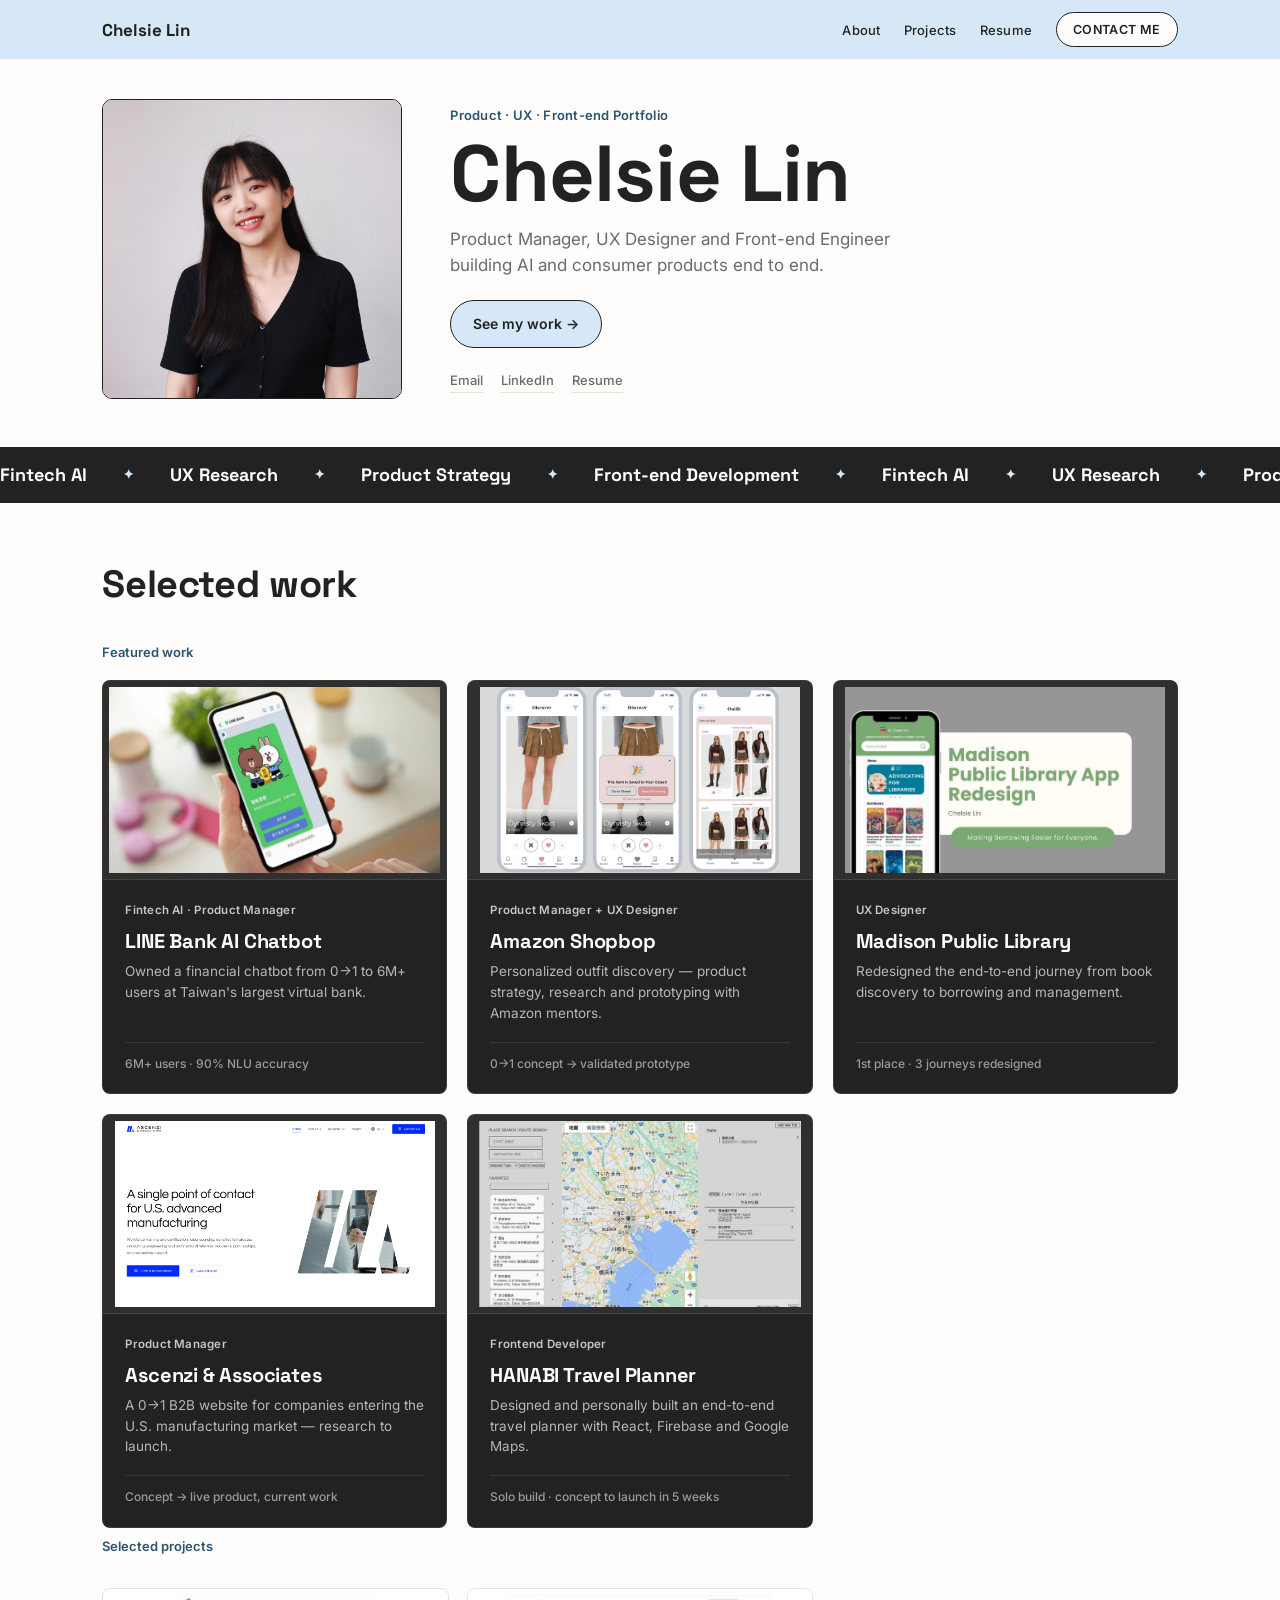
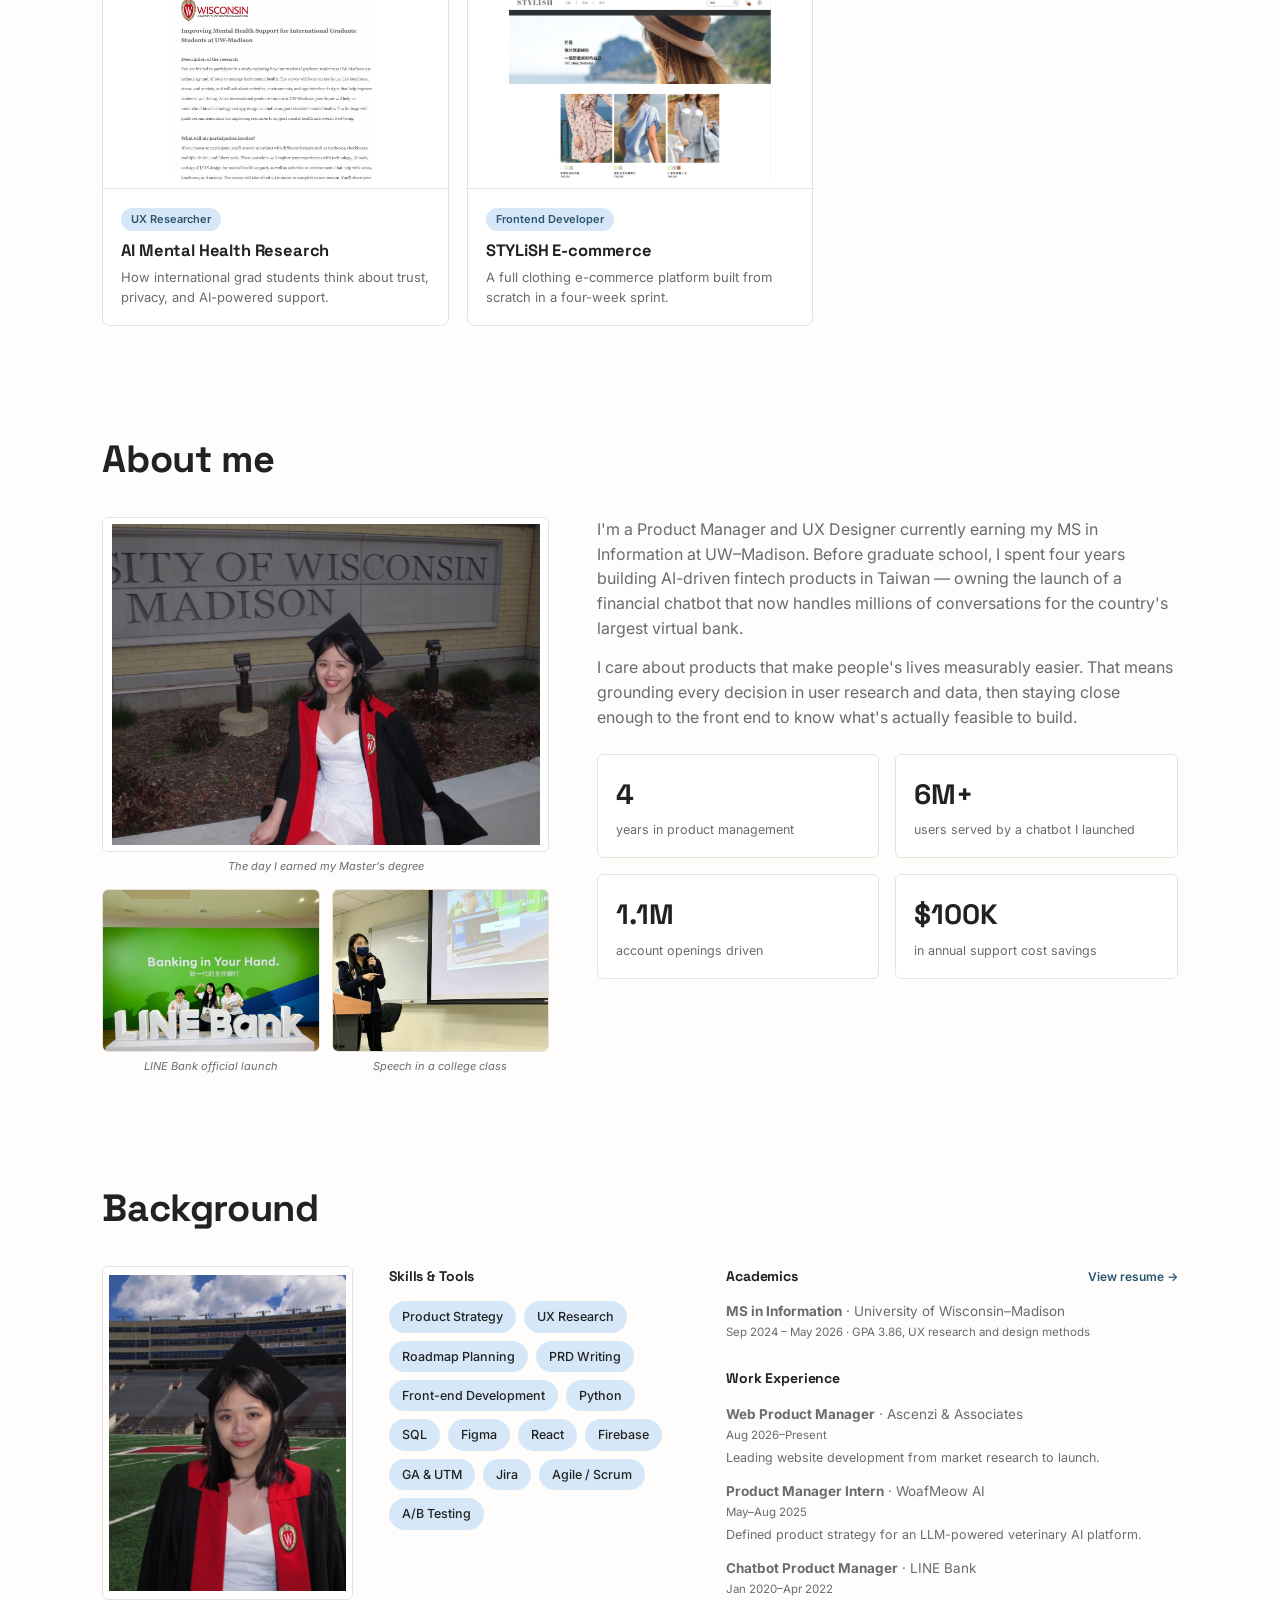
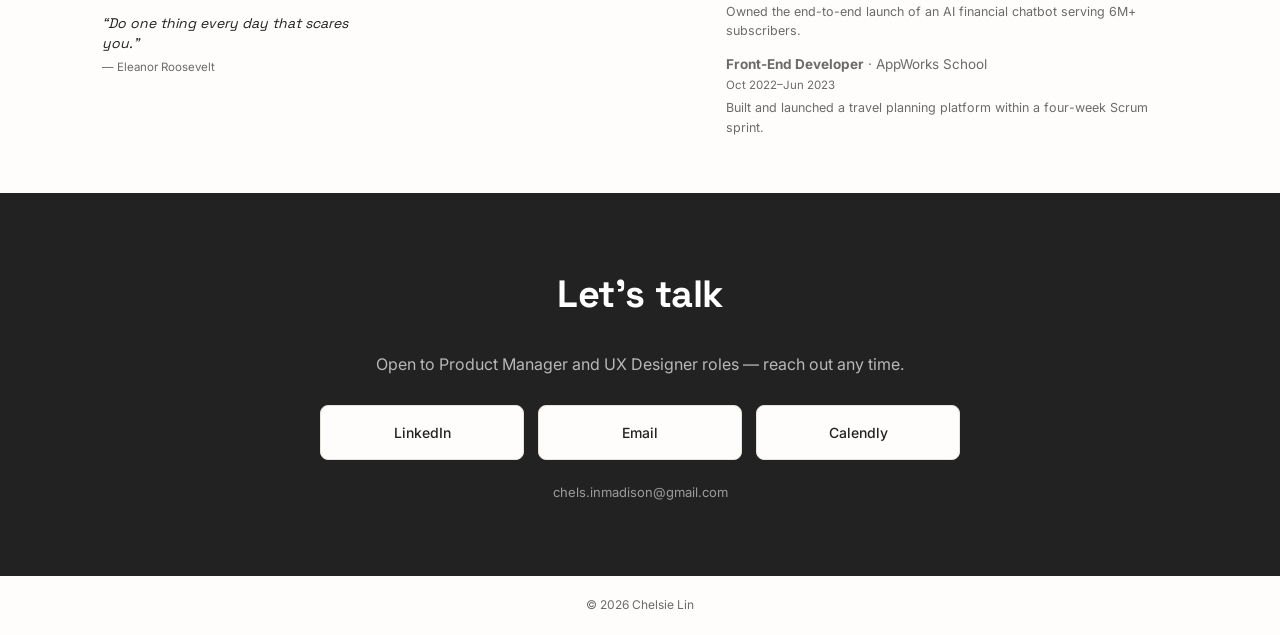
<file: index.html>
<!doctype html>
<html lang="en">
    <head>
        <meta charset="UTF-8" />
        <meta name="viewport" content="width=device-width, initial-scale=1" />
        <title>Chelsie Lin — Product Manager & UX Designer</title>
        <meta
            name="description"
            content="Chelsie Lin — Product Manager, UX Designer and Front-end Engineer. AI fintech, UX research and web development case studies."
        />
        <link rel="preconnect" href="https://fonts.googleapis.com" />
        <link rel="preconnect" href="https://fonts.gstatic.com" crossorigin />
        <link
            href="https://fonts.googleapis.com/css2?family=Space+Grotesk:wght@400;500;600;700&family=Inter:wght@400;500;600&display=swap"
            rel="stylesheet"
        />
        <link rel="stylesheet" href="style.css" />
    </head>
    <body>
        <header class="nav" id="nav">
            <a href="#top" class="nav__logo">Chelsie Lin</a>
            <button class="nav__toggle" id="navToggle" aria-label="Open menu" aria-expanded="false">
                <span></span><span></span><span></span>
            </button>
            <nav class="nav__links" id="navLinks">
                <a href="#about">About</a>
                <a href="#projects">Projects</a>
                <a href="resume.pdf" target="_blank" rel="noopener">Resume</a>
                <a href="#contact" class="nav__cta">CONTACT ME</a>
            </nav>
        </header>

        <main>
            <section class="hero" id="top">
                <div class="hero__inner">
                    <div class="hero__photo"><img src="assets/chelsie-photo.jpg" alt="Chelsie Lin" /></div>
                    <div>
                        <p class="hero__eyebrow">Product &middot; UX &middot; Front-end Portfolio</p>
                        <h1 class="hero__name">Chelsie Lin</h1>
                        <p class="hero__tagline">
                            Product Manager, UX Designer and Front-end Engineer building AI and consumer products end to
                            end.
                        </p>
                        <a class="hero__cta hero__cta--outline" href="#projects">See my work &rarr;</a>
                        <div class="hero__social">
                            <a href="mailto:chels.inmadison@gmail.com">Email</a>
                            <a href="https://www.linkedin.com/in/chelsielin/" target="_blank" rel="noopener"
                                >LinkedIn</a
                            >
                            <a href="resume.pdf" target="_blank" rel="noopener">Resume</a>
                        </div>
                    </div>
                </div>
            </section>

            <div class="marquee" aria-hidden="true">
                <div class="marquee__track">
                    <span>Fintech AI</span><span class="dot">&#10022;</span> <span>UX Research</span
                    ><span class="dot">&#10022;</span> <span>Product Strategy</span><span class="dot">&#10022;</span>
                    <span>Front-end Development</span><span class="dot">&#10022;</span> <span>Fintech AI</span
                    ><span class="dot">&#10022;</span> <span>UX Research</span><span class="dot">&#10022;</span>
                    <span>Product Strategy</span><span class="dot">&#10022;</span> <span>Front-end Development</span
                    ><span class="dot">&#10022;</span>
                </div>
            </div>

            <section class="projects" id="projects">
                <h2>Selected work</h2>

                <p class="tier-label">Featured work</p>
                <div class="featured-grid">
                    <a class="panel" href="projects/line-bank.html">
                        <div class="panel__media">
                            <img class="case-img" src="assets/line-bank-cover.jpg" alt="LINE Bank AI Chatbot" />
                        </div>
                        <div class="panel__body">
                            <span class="panel__role">Fintech AI &middot; Product Manager</span>
                            <h3>LINE Bank AI Chatbot</h3>
                            <p>
                                Owned a financial chatbot from 0&rarr;1 to 6M+ users at Taiwan's largest virtual bank.
                            </p>
                        </div>
                        <span class="panel__impact"
                            ><span class="panel__impact-text">6M+ users &middot; 90% NLU accuracy</span></span
                        >
                    </a>

                    <a class="panel" href="projects/shopbop.html">
                        <div class="panel__media">
                            <img class="case-img" src="assets/shopbop-cover.jpg" alt="Amazon Shopbop" />
                        </div>
                        <div class="panel__body">
                            <span class="panel__role">Product Manager + UX Designer</span>
                            <h3>Amazon Shopbop</h3>
                            <p>
                                Personalized outfit discovery &mdash; product strategy, research and prototyping with
                                Amazon mentors.
                            </p>
                        </div>
                        <span class="panel__impact"
                            ><span class="panel__impact-text">0&rarr;1 concept &rarr; validated prototype</span></span
                        >
                    </a>

                    <a class="panel" href="projects/library.html">
                        <div class="panel__media">
                            <img class="case-img" src="assets/library-cover.jpg" alt="Madison Public Library" />
                        </div>
                        <div class="panel__body">
                            <span class="panel__role">UX Designer</span>
                            <h3>Madison Public Library</h3>
                            <p>Redesigned the end-to-end journey from book discovery to borrowing and management.</p>
                        </div>
                        <span class="panel__impact"
                            ><span class="panel__impact-text">1st place &middot; 3 journeys redesigned</span></span
                        >
                    </a>

                    <a class="panel" href="projects/ascenzi.html">
                        <div class="panel__media">
                            <img class="case-img" src="assets/ascenzi-cover.jpg" alt="Ascenzi & Associates" />
                        </div>
                        <div class="panel__body">
                            <span class="panel__role">Product Manager</span>
                            <h3>Ascenzi &amp; Associates</h3>
                            <p>
                                A 0&rarr;1 B2B website for companies entering the U.S. manufacturing market &mdash;
                                research to launch.
                            </p>
                        </div>
                        <span class="panel__impact"
                            ><span class="panel__impact-text">Concept &rarr; live product, current work</span></span
                        >
                    </a>

                    <a class="panel" href="projects/hanabi.html">
                        <div class="panel__media">
                            <img class="case-img" src="assets/hanabi-cover.jpg" alt="HANABI Travel Planner" />
                        </div>
                        <div class="panel__body">
                            <span class="panel__role">Frontend Developer</span>
                            <h3>HANABI Travel Planner</h3>
                            <p>
                                Designed and personally built an end-to-end travel planner with React, Firebase and
                                Google Maps.
                            </p>
                        </div>
                        <span class="panel__impact"
                            ><span class="panel__impact-text"
                                >Solo build &middot; concept to launch in 5 weeks</span
                            ></span
                        >
                    </a>
                </div>

                <p class="tier-label">Selected projects</p>
                <div class="selected-grid">
                    <a class="mini-card" href="projects/mental-health.html">
                        <div class="mini-card__media">
                            <img
                                class="case-img"
                                src="assets/mental-health-cover.jpg"
                                alt="AI Mental Health Research"
                            />
                        </div>
                        <div class="mini-card__body">
                            <span class="mini-card__role">UX Researcher</span>
                            <h3>AI Mental Health Research</h3>
                            <p>How international grad students think about trust, privacy, and AI-powered support.</p>
                        </div>
                    </a>

                    <a class="mini-card" href="projects/stylish.html">
                        <div class="mini-card__media">
                            <img class="case-img" src="assets/stylish-cover.jpg" alt="STYLiSH E-commerce" />
                        </div>
                        <div class="mini-card__body">
                            <span class="mini-card__role">Frontend Developer</span>
                            <h3>STYLiSH E-commerce</h3>
                            <p>A full clothing e-commerce platform built from scratch in a four-week sprint.</p>
                        </div>
                    </a>
                </div>
            </section>

            <section class="about" id="about">
                <h2>About me</h2>
                <div class="about__grid">
                    <div class="about__gallery">
                        <figure>
                            <img
                                class="case-img"
                                src="assets/about-grad-1.jpg"
                                alt="Chelsie Lin at UW-Madison graduation"
                            />
                            <figcaption>The day I earned my Master's degree</figcaption>
                        </figure>
                        <figure>
                            <img
                                class="case-img"
                                src="assets/about-linebank-team.jpg"
                                alt="LINE Bank chatbot launch team"
                            />
                            <figcaption>LINE Bank official launch</figcaption>
                        </figure>
                        <figure>
                            <img
                                class="case-img"
                                src="assets/about-speech.jpg"
                                alt="Chelsie Lin presenting in a college class"
                            />
                            <figcaption>Speech in a college class</figcaption>
                        </figure>
                    </div>
                    <div class="about__text">
                        <p>
                            I'm a Product Manager and UX Designer currently earning my MS in Information at
                            UW&ndash;Madison. Before graduate school, I spent four years building AI-driven fintech
                            products in Taiwan &mdash; owning the launch of a financial chatbot that now handles
                            millions of conversations for the country's largest virtual bank.
                        </p>
                        <p>
                            I care about products that make people's lives measurably easier. That means grounding every
                            decision in user research and data, then staying close enough to the front end to know
                            what's actually feasible to build.
                        </p>
                        <div class="about__stats">
                            <div class="stat">
                                <span class="stat__num">4</span
                                ><span class="stat__label">years in product management</span>
                            </div>
                            <div class="stat">
                                <span class="stat__num">6M+</span
                                ><span class="stat__label">users served by a chatbot I launched</span>
                            </div>
                            <div class="stat">
                                <span class="stat__num">1.1M</span
                                ><span class="stat__label">account openings driven</span>
                            </div>
                            <div class="stat">
                                <span class="stat__num">$100K</span
                                ><span class="stat__label">in annual support cost savings</span>
                            </div>
                        </div>
                    </div>
                </div>
            </section>

            <section class="background" id="background">
                <h2>Background</h2>
                <div class="background__grid">
                    <div class="background__photo-col">
                        <img
                            class="case-img background__photo"
                            src="assets/background-photo.jpg"
                            alt="Chelsie Lin at Camp Randall Stadium"
                        />
                        <blockquote class="background__quote">
                            &ldquo;Do one thing every day that scares you.&rdquo;<cite>&mdash; Eleanor Roosevelt</cite>
                        </blockquote>
                    </div>

                    <div class="background__skills">
                        <h3>Skills &amp; Tools</h3>
                        <div class="pills">
                            <span class="pill">Product Strategy</span>
                            <span class="pill">UX Research</span>
                            <span class="pill">Roadmap Planning</span>
                            <span class="pill">PRD Writing</span>
                            <span class="pill">Front-end Development</span>
                            <span class="pill">Python</span>
                            <span class="pill">SQL</span>
                            <span class="pill">Figma</span>
                            <span class="pill">React</span>
                            <span class="pill">Firebase</span>
                            <span class="pill">GA &amp; UTM</span>
                            <span class="pill">Jira</span>
                            <span class="pill">Agile / Scrum</span>
                            <span class="pill">A/B Testing</span>
                        </div>
                    </div>

                    <div class="background__history">
                        <div class="background__history-head">
                            <h3>Academics</h3>
                            <a href="resume.pdf" target="_blank" rel="noopener" class="view-resume"
                                >View resume &rarr;</a
                            >
                        </div>
                        <ul class="bg-compact">
                            <li>
                                <p class="bg-compact__title">
                                    <strong>MS in Information</strong> &middot; University of Wisconsin&ndash;Madison
                                </p>
                                <p class="bg-compact__meta">
                                    Sep 2024 &ndash; May 2026 &middot; GPA 3.86, UX research and design methods
                                </p>
                            </li>
                        </ul>

                        <h3>Work Experience</h3>
                        <ul class="bg-compact">
                            <li>
                                <p class="bg-compact__title">
                                    <strong>Web Product Manager</strong> &middot; Ascenzi &amp; Associates
                                </p>
                                <p class="bg-compact__meta">Aug 2026&ndash;Present</p>
                                <p class="bg-compact__desc">
                                    Leading website development from market research to launch.
                                </p>
                            </li>
                            <li>
                                <p class="bg-compact__title">
                                    <strong>Product Manager Intern</strong> &middot; WoafMeow AI
                                </p>
                                <p class="bg-compact__meta">May&ndash;Aug 2025</p>
                                <p class="bg-compact__desc">
                                    Defined product strategy for an LLM-powered veterinary AI platform.
                                </p>
                            </li>
                            <li>
                                <p class="bg-compact__title">
                                    <strong>Chatbot Product Manager</strong> &middot; LINE Bank
                                </p>
                                <p class="bg-compact__meta">Jan 2020&ndash;Apr 2022</p>
                                <p class="bg-compact__desc">
                                    Owned the end-to-end launch of an AI financial chatbot serving 6M+ subscribers.
                                </p>
                            </li>
                            <li>
                                <p class="bg-compact__title">
                                    <strong>Front-End Developer</strong> &middot; AppWorks School
                                </p>
                                <p class="bg-compact__meta">Oct 2022&ndash;Jun 2023</p>
                                <p class="bg-compact__desc">
                                    Built and launched a travel planning platform within a four-week Scrum sprint.
                                </p>
                            </li>
                        </ul>
                    </div>
                </div>
            </section>

            <section class="contact" id="contact">
                <h2>Let's talk</h2>
                <p>Open to Product Manager and UX Designer roles &mdash; reach out any time.</p>
                <div class="contact__grid">
                    <a href="https://www.linkedin.com/in/chelsielin/" target="_blank" rel="noopener">LinkedIn</a>
                    <a href="mailto:chels.inmadison@gmail.com">Email</a>
                    <a href="https://calendly.com/your-username" target="_blank" rel="noopener">Calendly</a>
                </div>
                <a class="contact__email-line" href="mailto:chels.inmadison@gmail.com">chels.inmadison@gmail.com</a>
            </section>
        </main>

        <footer class="footer">
            <span>&copy; 2026 Chelsie Lin</span>
        </footer>

        <script src="script.js"></script>
    </body>
</html>
</file>
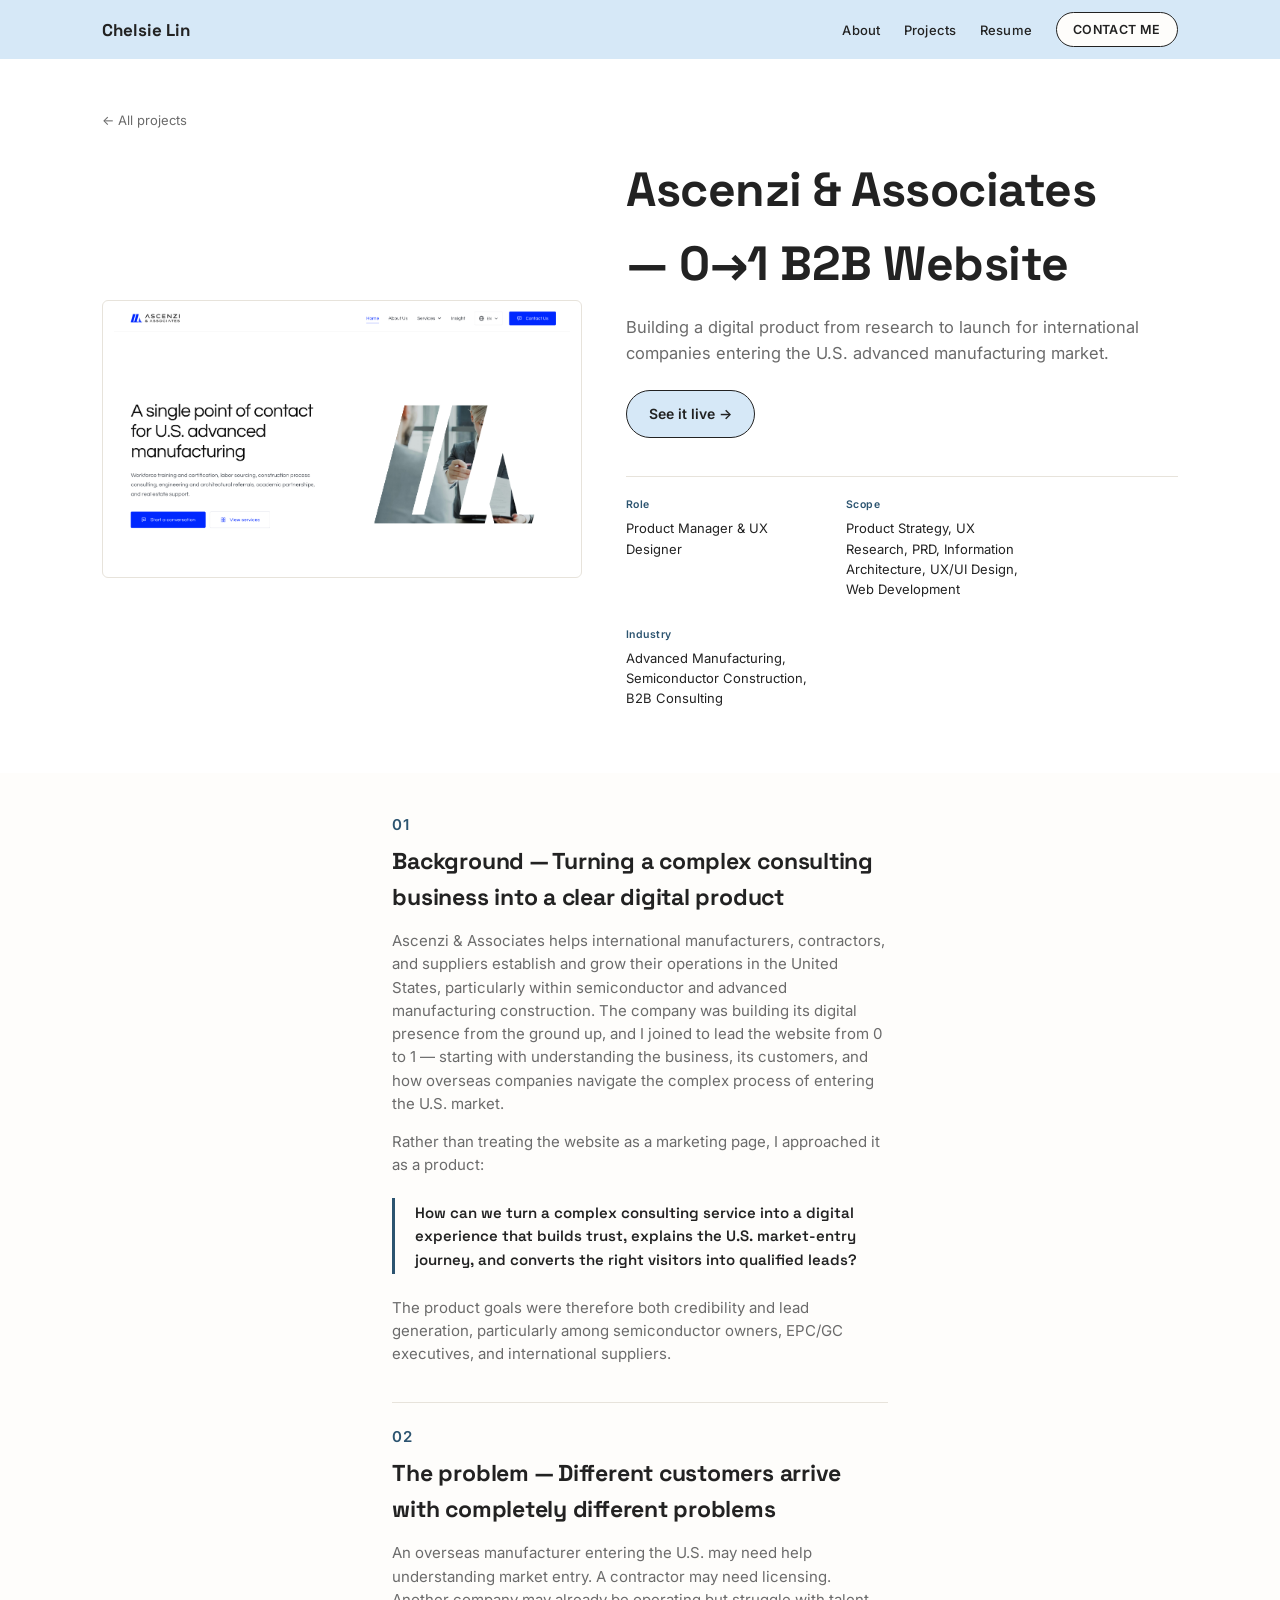
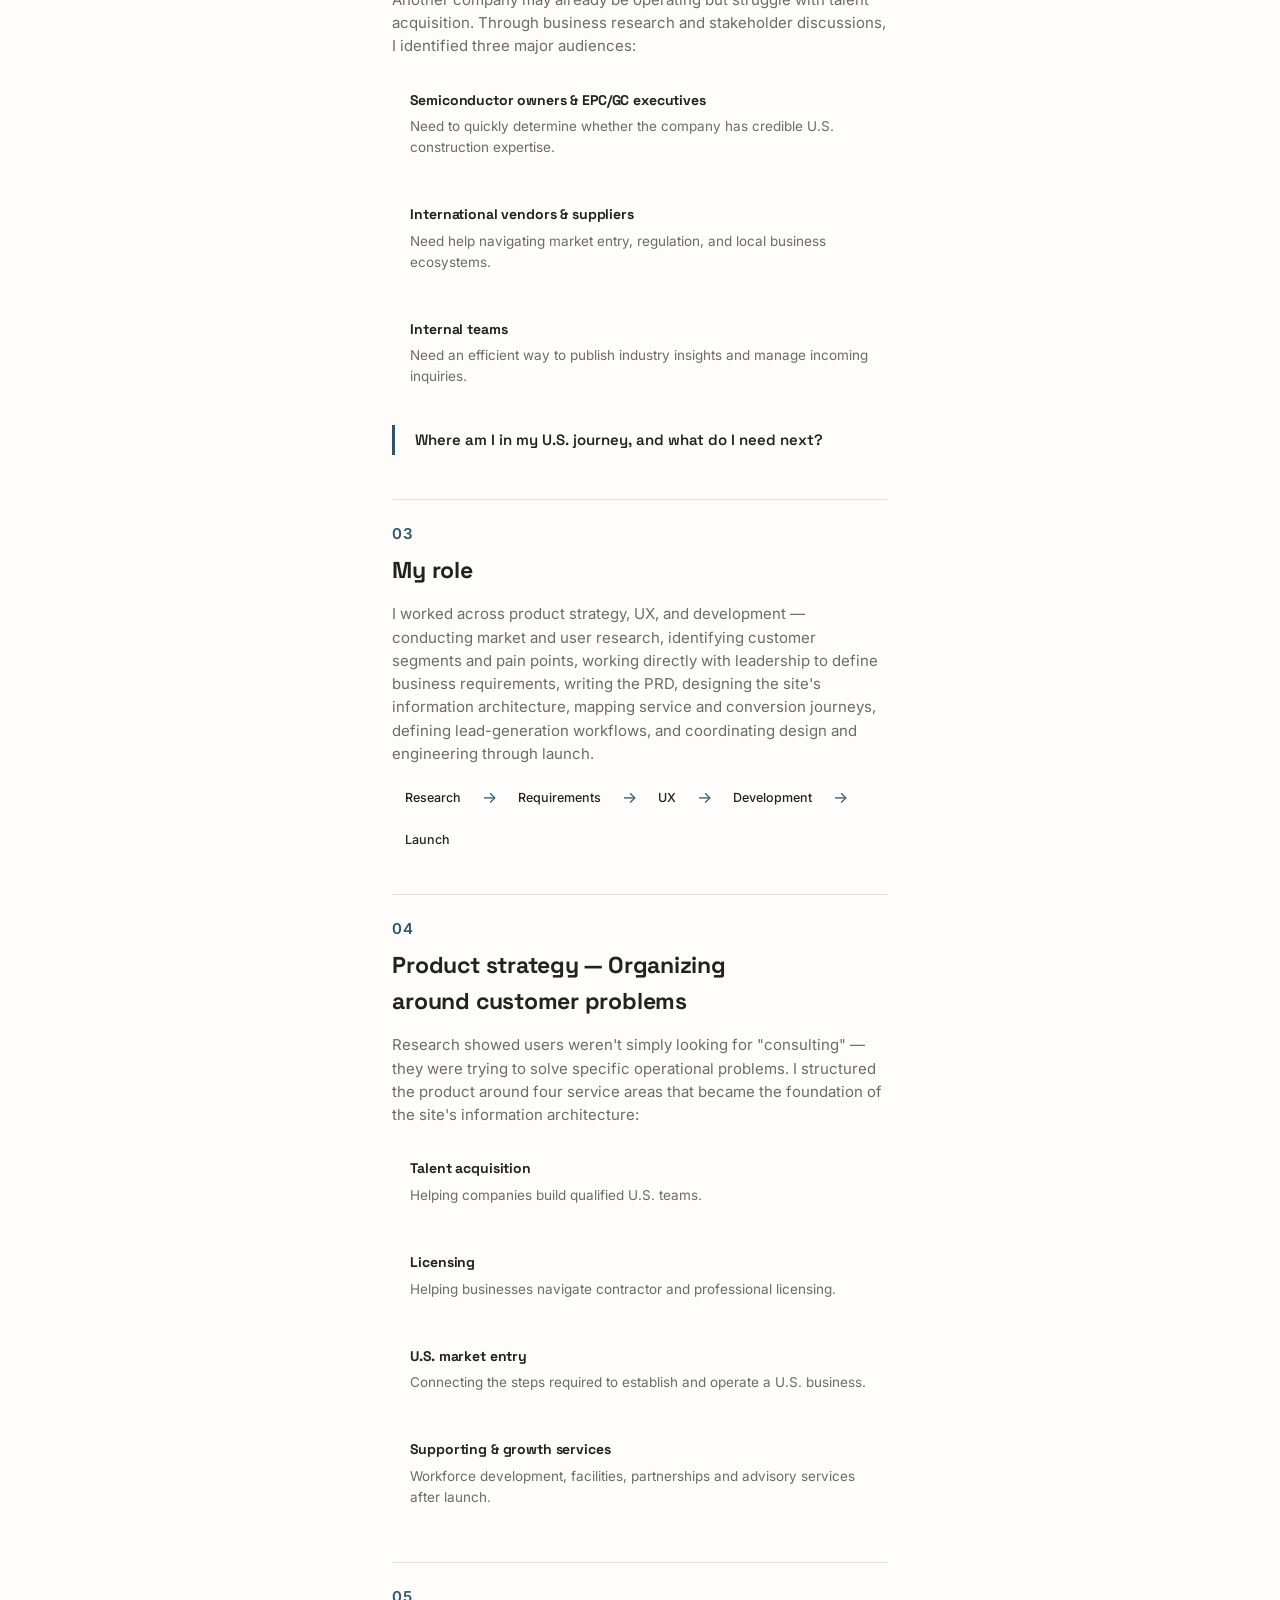
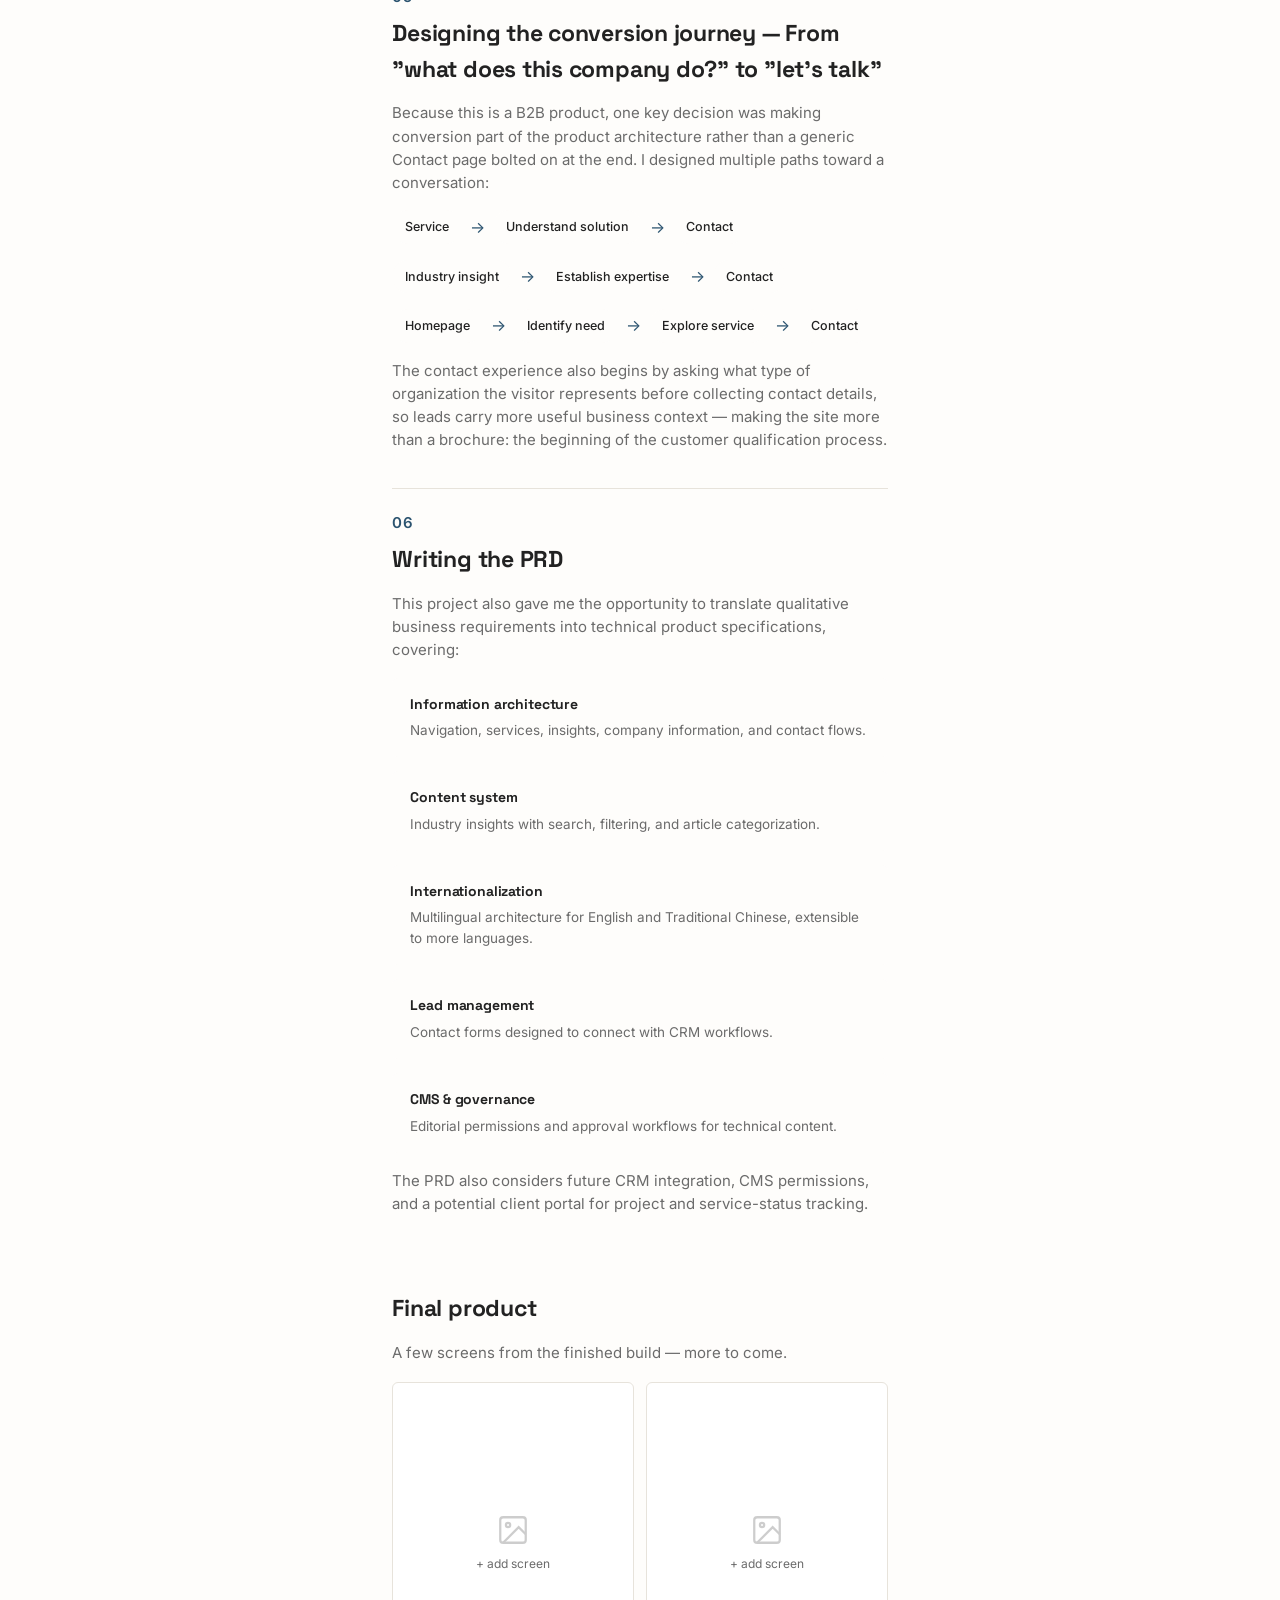
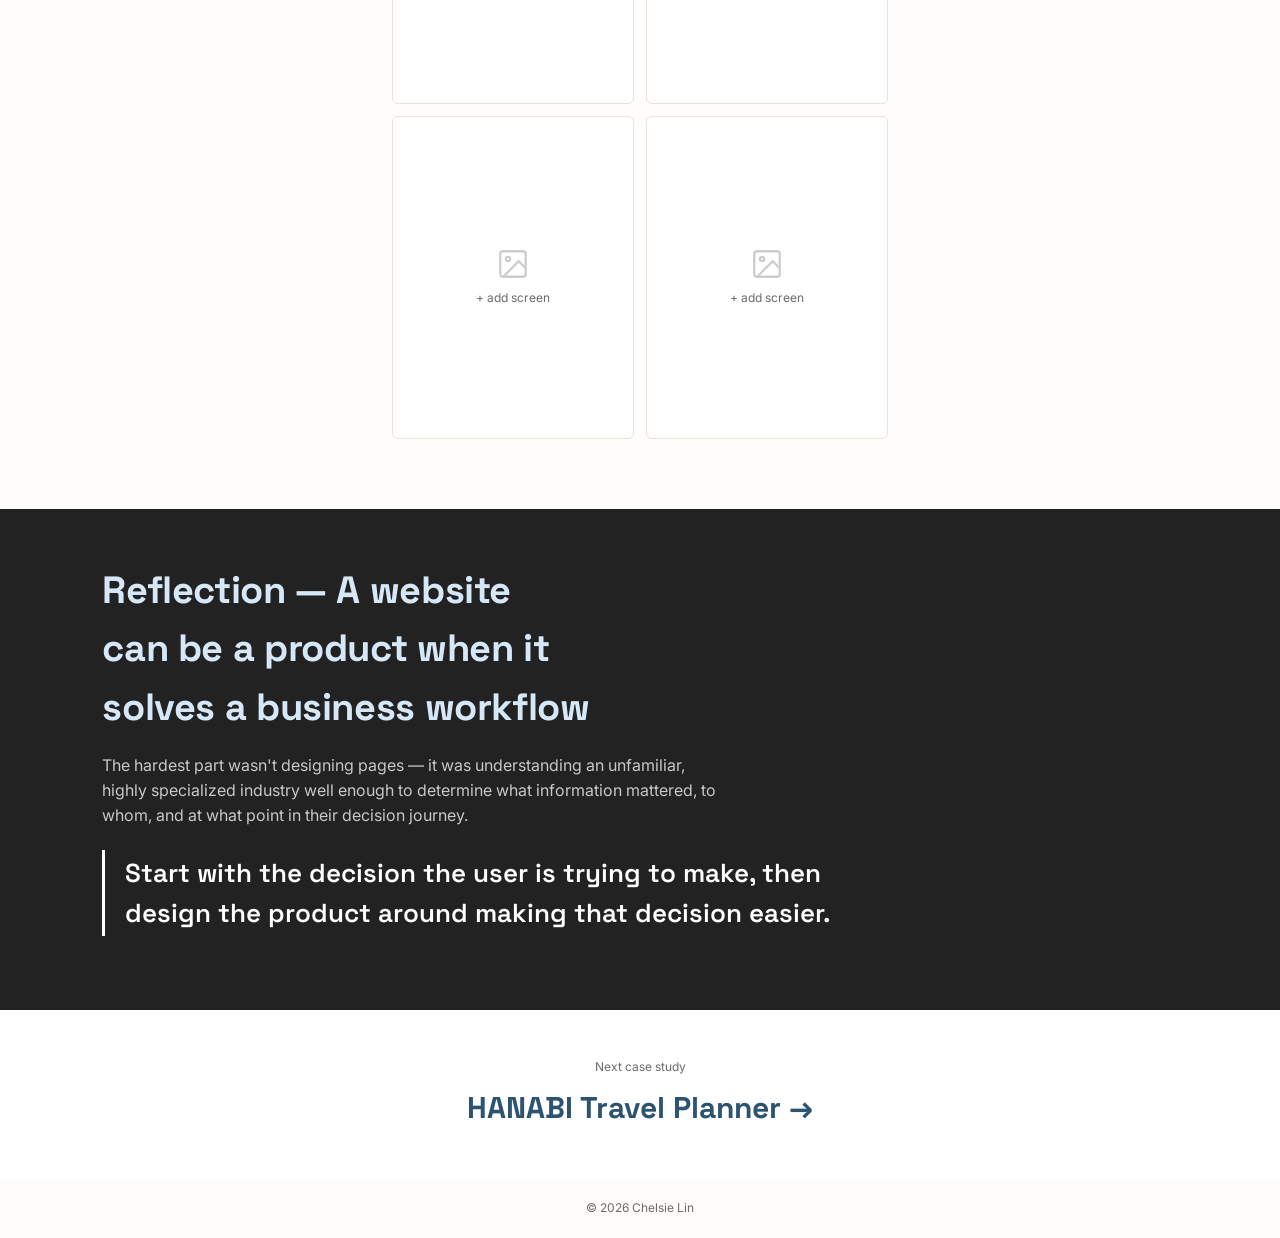
<file: projects/ascenzi.html>
<!doctype html>
<html lang="en">
    <head>
        <meta charset="UTF-8" />
        <meta name="viewport" content="width=device-width, initial-scale=1" />
        <title>Ascenzi &amp; Associates — 0→1 B2B Website — Chelsie Lin</title>
        <meta
            name="description"
            content="Building a digital product from research to launch for international companies entering the U.S. advanced manufacturing market."
        />
        <link rel="preconnect" href="https://fonts.googleapis.com" />
        <link rel="preconnect" href="https://fonts.gstatic.com" crossorigin />
        <link
            href="https://fonts.googleapis.com/css2?family=Space+Grotesk:wght@400;500;600;700&family=Inter:wght@400;500;600&display=swap"
            rel="stylesheet"
        />
        <link rel="stylesheet" href="../style.css" />
    </head>
    <body>
        <header class="nav is-scrolled" id="nav">
            <a href="../index.html" class="nav__logo">Chelsie Lin</a>
            <button class="nav__toggle" id="navToggle" aria-label="Open menu" aria-expanded="false">
                <span></span><span></span><span></span>
            </button>
            <nav class="nav__links" id="navLinks">
                <a href="../index.html#about">About</a>
                <a href="../index.html#projects">Projects</a>
                <a href="../resume.pdf" target="_blank" rel="noopener">Resume</a>
                <a href="../index.html#contact" class="nav__cta">CONTACT ME</a>
            </nav>
        </header>

        <main>
            <section class="case-hero">
                <a href="../index.html#projects" class="case-hero__back">&larr; All projects</a>
                <div class="case-hero__grid">
                    <div class="case-hero__media">
                        <img class="case-img" src="../assets/ascenzi-cover.jpg" alt="Ascenzi & Associates" />
                    </div>
                    <div class="case-hero__text">
                        <h1>Ascenzi &amp; Associates — 0&rarr;1 B2B Website</h1>
                        <p class="lede">
                            Building a digital product from research to launch for international companies entering the
                            U.S. advanced manufacturing market.
                        </p>
                        <a
                            class="hero__cta hero__cta--outline"
                            href="https://your-link-here.com"
                            target="_blank"
                            rel="noopener"
                            >See it live &rarr;</a
                        >
                        <dl class="case-meta">
                            <div>
                                <dt>Role</dt>
                                <dd>Product Manager &amp; UX Designer</dd>
                            </div>
                            <div>
                                <dt>Scope</dt>
                                <dd>
                                    Product Strategy, UX Research, PRD, Information Architecture, UX/UI Design, Web
                                    Development
                                </dd>
                            </div>
                            <div>
                                <dt>Industry</dt>
                                <dd>Advanced Manufacturing, Semiconductor Construction, B2B Consulting</dd>
                            </div>
                        </dl>
                    </div>
                </div>
            </section>

            <div class="case-body">
                <div class="case-section">
                    <p class="case-section__num">01</p>
                    <h2>Background — Turning a complex consulting business into a clear digital product</h2>
                    <p>
                        Ascenzi &amp; Associates helps international manufacturers, contractors, and suppliers establish
                        and grow their operations in the United States, particularly within semiconductor and advanced
                        manufacturing construction. The company was building its digital presence from the ground up,
                        and I joined to lead the website from 0 to 1 &mdash; starting with understanding the business,
                        its customers, and how overseas companies navigate the complex process of entering the U.S.
                        market.
                    </p>
                    <p>Rather than treating the website as a marketing page, I approached it as a product:</p>
                    <p class="pull-quote">
                        How can we turn a complex consulting service into a digital experience that builds trust,
                        explains the U.S. market-entry journey, and converts the right visitors into qualified leads?
                    </p>
                    <p>
                        The product goals were therefore both credibility and lead generation, particularly among
                        semiconductor owners, EPC/GC executives, and international suppliers.
                    </p>
                </div>

                <div class="case-section">
                    <p class="case-section__num">02</p>
                    <h2>The problem — Different customers arrive with completely different problems</h2>
                    <p>
                        An overseas manufacturer entering the U.S. may need help understanding market entry. A
                        contractor may need licensing. Another company may already be operating but struggle with talent
                        acquisition. Through business research and stakeholder discussions, I identified three major
                        audiences:
                    </p>
                    <div class="card-list">
                        <div>
                            <h4>Semiconductor owners &amp; EPC/GC executives</h4>
                            <p>
                                Need to quickly determine whether the company has credible U.S. construction expertise.
                            </p>
                        </div>
                        <div>
                            <h4>International vendors &amp; suppliers</h4>
                            <p>Need help navigating market entry, regulation, and local business ecosystems.</p>
                        </div>
                        <div>
                            <h4>Internal teams</h4>
                            <p>Need an efficient way to publish industry insights and manage incoming inquiries.</p>
                        </div>
                    </div>
                    <p class="pull-quote">Where am I in my U.S. journey, and what do I need next?</p>
                </div>

                <div class="case-section">
                    <p class="case-section__num">03</p>
                    <h2>My role</h2>
                    <p>
                        I worked across product strategy, UX, and development &mdash; conducting market and user
                        research, identifying customer segments and pain points, working directly with leadership to
                        define business requirements, writing the PRD, designing the site's information architecture,
                        mapping service and conversion journeys, defining lead-generation workflows, and coordinating
                        design and engineering through launch.
                    </p>
                    <div class="flow">
                        <span>Research</span><em>&rarr;</em><span>Requirements</span><em>&rarr;</em><span>UX</span
                        ><em>&rarr;</em><span>Development</span><em>&rarr;</em><span>Launch</span>
                    </div>
                </div>

                <div class="case-section">
                    <p class="case-section__num">04</p>
                    <h2>Product strategy — Organizing around customer problems</h2>
                    <p>
                        Research showed users weren't simply looking for "consulting" &mdash; they were trying to solve
                        specific operational problems. I structured the product around four service areas that became
                        the foundation of the site's information architecture:
                    </p>
                    <div class="card-list">
                        <div>
                            <h4>Talent acquisition</h4>
                            <p>Helping companies build qualified U.S. teams.</p>
                        </div>
                        <div>
                            <h4>Licensing</h4>
                            <p>Helping businesses navigate contractor and professional licensing.</p>
                        </div>
                        <div>
                            <h4>U.S. market entry</h4>
                            <p>Connecting the steps required to establish and operate a U.S. business.</p>
                        </div>
                        <div>
                            <h4>Supporting &amp; growth services</h4>
                            <p>Workforce development, facilities, partnerships and advisory services after launch.</p>
                        </div>
                    </div>
                </div>

                <div class="case-section">
                    <p class="case-section__num">05</p>
                    <h2>Designing the conversion journey — From "what does this company do?" to "let's talk"</h2>
                    <p>
                        Because this is a B2B product, one key decision was making conversion part of the product
                        architecture rather than a generic Contact page bolted on at the end. I designed multiple paths
                        toward a conversation:
                    </p>
                    <div class="flow">
                        <span>Service</span><em>&rarr;</em><span>Understand solution</span><em>&rarr;</em
                        ><span>Contact</span>
                    </div>
                    <div class="flow">
                        <span>Industry insight</span><em>&rarr;</em><span>Establish expertise</span><em>&rarr;</em
                        ><span>Contact</span>
                    </div>
                    <div class="flow">
                        <span>Homepage</span><em>&rarr;</em><span>Identify need</span><em>&rarr;</em
                        ><span>Explore service</span><em>&rarr;</em><span>Contact</span>
                    </div>
                    <p>
                        The contact experience also begins by asking what type of organization the visitor represents
                        before collecting contact details, so leads carry more useful business context &mdash; making
                        the site more than a brochure: the beginning of the customer qualification process.
                    </p>
                </div>

                <div class="case-section">
                    <p class="case-section__num">06</p>
                    <h2>Writing the PRD</h2>
                    <p>
                        This project also gave me the opportunity to translate qualitative business requirements into
                        technical product specifications, covering:
                    </p>
                    <div class="card-list">
                        <div>
                            <h4>Information architecture</h4>
                            <p>Navigation, services, insights, company information, and contact flows.</p>
                        </div>
                        <div>
                            <h4>Content system</h4>
                            <p>Industry insights with search, filtering, and article categorization.</p>
                        </div>
                        <div>
                            <h4>Internationalization</h4>
                            <p>
                                Multilingual architecture for English and Traditional Chinese, extensible to more
                                languages.
                            </p>
                        </div>
                        <div>
                            <h4>Lead management</h4>
                            <p>Contact forms designed to connect with CRM workflows.</p>
                        </div>
                        <div>
                            <h4>CMS &amp; governance</h4>
                            <p>Editorial permissions and approval workflows for technical content.</p>
                        </div>
                    </div>
                    <p>
                        The PRD also considers future CRM integration, CMS permissions, and a potential client portal
                        for project and service-status tracking.
                    </p>
                </div>
            </div>

            <div class="case-body" style="padding-top: 0">
                <div class="case-section" style="border-top: none">
                    <h2>Final product</h2>
                    <p>A few screens from the finished build &mdash; more to come.</p>
                    <div class="screens-grid">
                        <div class="case-img">+ add screen</div>
                        <div class="case-img">+ add screen</div>
                        <div class="case-img">+ add screen</div>
                        <div class="case-img">+ add screen</div>
                    </div>
                </div>
            </div>

            <div class="reflection">
                <h2>Reflection — A website can be a product when it solves a business workflow</h2>
                <p>
                    The hardest part wasn't designing pages &mdash; it was understanding an unfamiliar, highly
                    specialized industry well enough to determine what information mattered, to whom, and at what point
                    in their decision journey.
                </p>
                <p class="pull-quote" style="border-color: var(--citrus); color: var(--paper)">
                    Start with the decision the user is trying to make, then design the product around making that
                    decision easier.
                </p>
            </div>

            <div class="case-nav-next">
                <span>Next case study</span>
                <a href="hanabi.html">HANABI Travel Planner &rarr;</a>
            </div>
        </main>

        <footer class="footer"><span>&copy; 2026 Chelsie Lin</span></footer>
        <script src="../script.js"></script>
    </body>
</html>
</file>
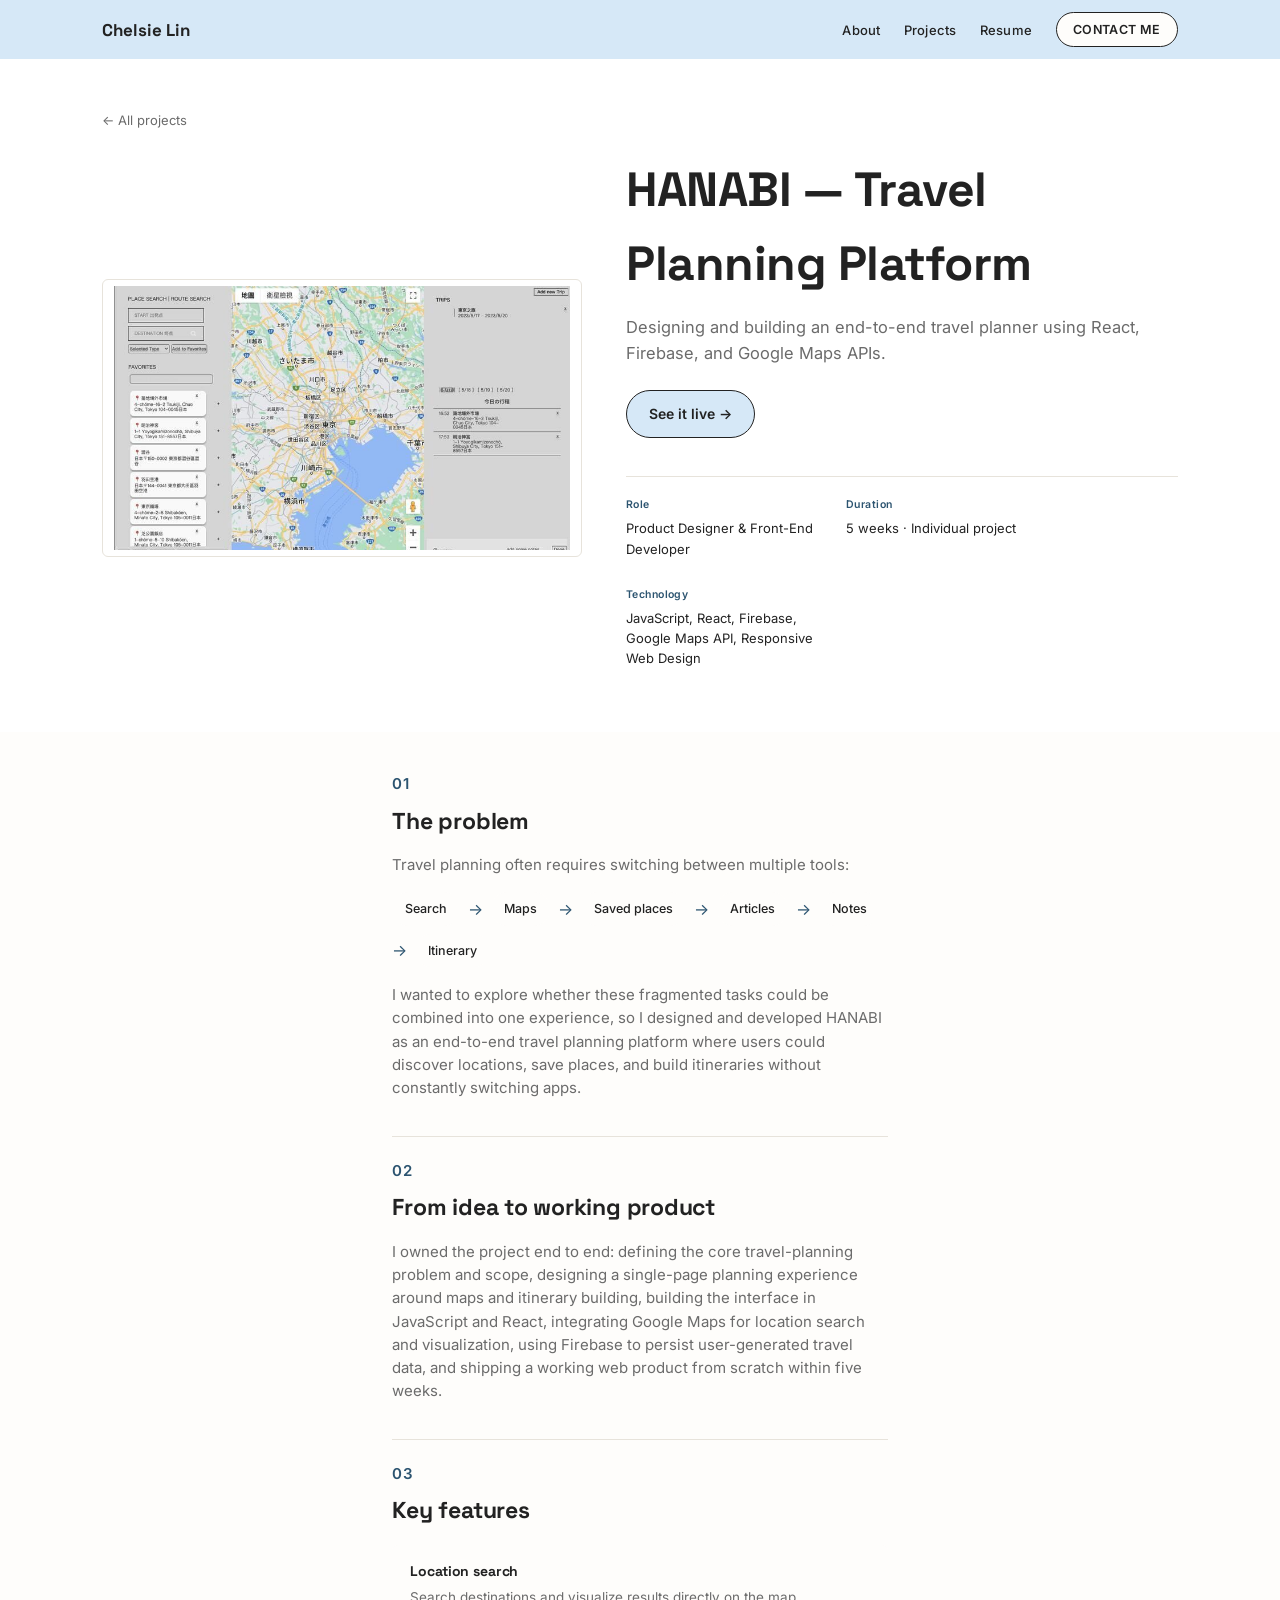
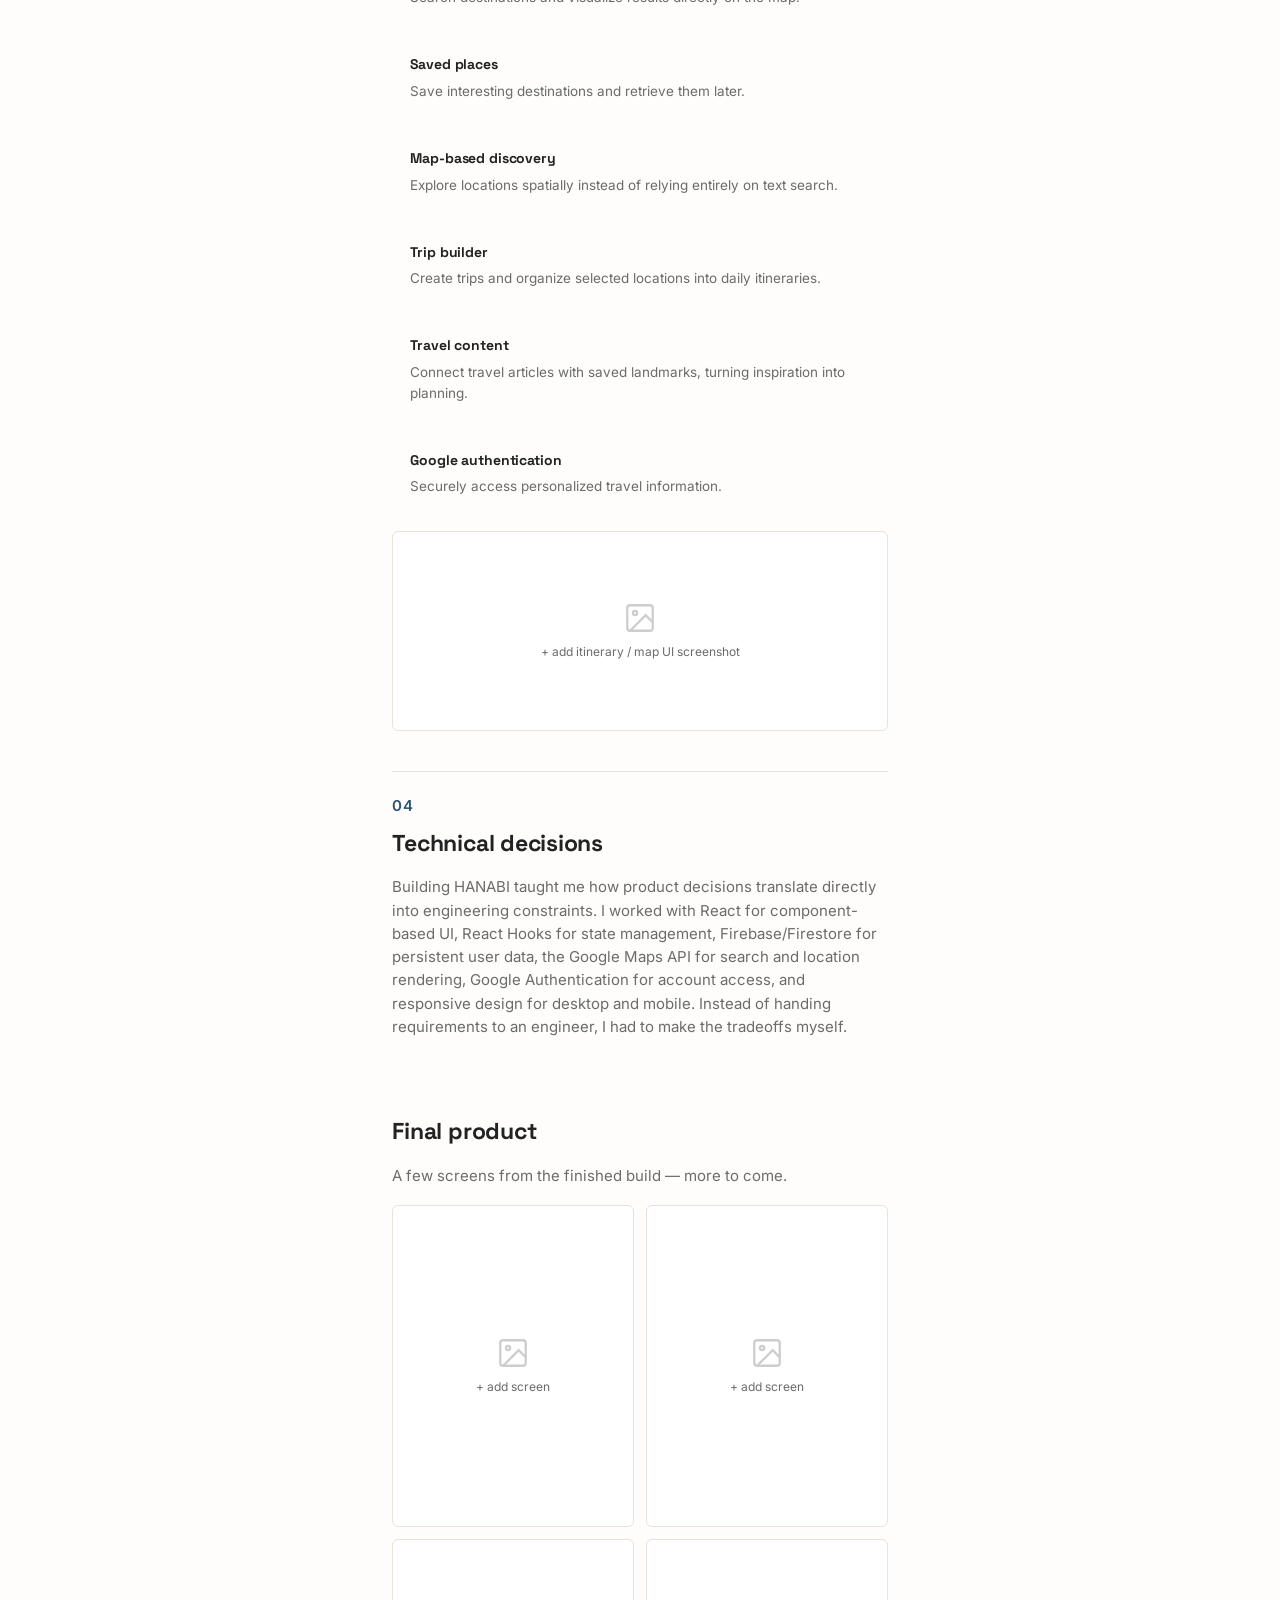
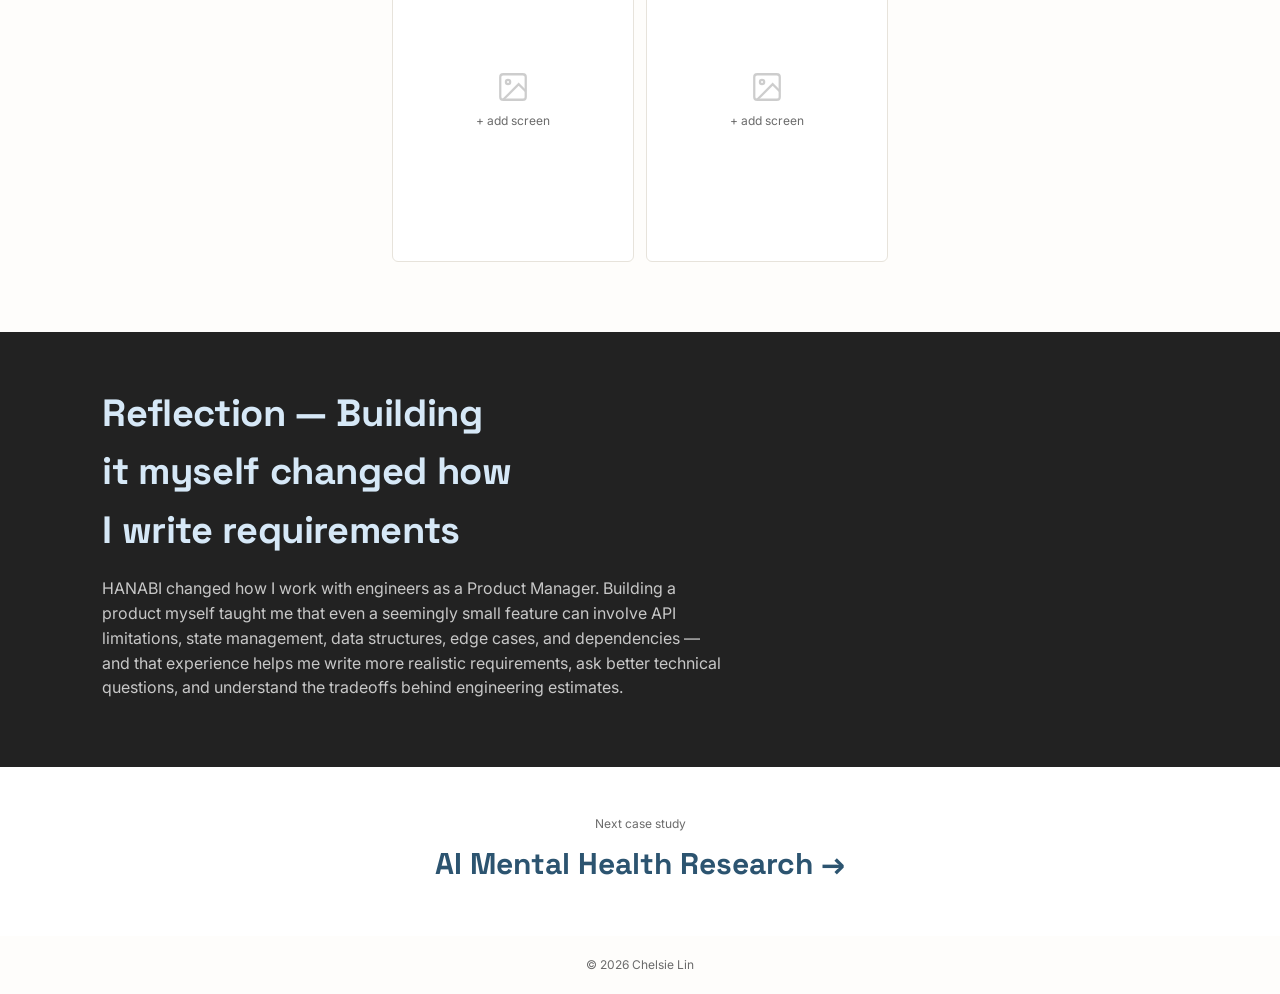
<file: projects/hanabi.html>
<!doctype html>
<html lang="en">
    <head>
        <meta charset="UTF-8" />
        <meta name="viewport" content="width=device-width, initial-scale=1" />
        <title>HANABI — Travel Planning Platform — Chelsie Lin</title>
        <meta
            name="description"
            content="Designing and building an end-to-end travel planner using React, Firebase, and Google Maps APIs."
        />
        <link rel="preconnect" href="https://fonts.googleapis.com" />
        <link rel="preconnect" href="https://fonts.gstatic.com" crossorigin />
        <link
            href="https://fonts.googleapis.com/css2?family=Space+Grotesk:wght@400;500;600;700&family=Inter:wght@400;500;600&display=swap"
            rel="stylesheet"
        />
        <link rel="stylesheet" href="../style.css" />
    </head>
    <body>
        <header class="nav is-scrolled" id="nav">
            <a href="../index.html" class="nav__logo">Chelsie Lin</a>
            <button class="nav__toggle" id="navToggle" aria-label="Open menu" aria-expanded="false">
                <span></span><span></span><span></span>
            </button>
            <nav class="nav__links" id="navLinks">
                <a href="../index.html#about">About</a>
                <a href="../index.html#projects">Projects</a>
                <a href="../resume.pdf" target="_blank" rel="noopener">Resume</a>
                <a href="../index.html#contact" class="nav__cta">CONTACT ME</a>
            </nav>
        </header>

        <main>
            <section class="case-hero">
                <a href="../index.html#projects" class="case-hero__back">&larr; All projects</a>
                <div class="case-hero__grid">
                    <div class="case-hero__media">
                        <img class="case-img" src="../assets/hanabi-cover.jpg" alt="HANABI Travel Planner" />
                    </div>
                    <div class="case-hero__text">
                        <h1>HANABI — Travel Planning Platform</h1>
                        <p class="lede">
                            Designing and building an end-to-end travel planner using React, Firebase, and Google Maps
                            APIs.
                        </p>
                        <a
                            class="hero__cta hero__cta--outline"
                            href="https://your-link-here.com"
                            target="_blank"
                            rel="noopener"
                            >See it live &rarr;</a
                        >
                        <dl class="case-meta">
                            <div>
                                <dt>Role</dt>
                                <dd>Product Designer &amp; Front-End Developer</dd>
                            </div>
                            <div>
                                <dt>Duration</dt>
                                <dd>5 weeks &middot; Individual project</dd>
                            </div>
                            <div>
                                <dt>Technology</dt>
                                <dd>JavaScript, React, Firebase, Google Maps API, Responsive Web Design</dd>
                            </div>
                        </dl>
                    </div>
                </div>
            </section>

            <div class="case-body">
                <div class="case-section">
                    <p class="case-section__num">01</p>
                    <h2>The problem</h2>
                    <p>Travel planning often requires switching between multiple tools:</p>
                    <div class="flow">
                        <span>Search</span><em>&rarr;</em><span>Maps</span><em>&rarr;</em><span>Saved places</span
                        ><em>&rarr;</em><span>Articles</span><em>&rarr;</em><span>Notes</span><em>&rarr;</em
                        ><span>Itinerary</span>
                    </div>
                    <p>
                        I wanted to explore whether these fragmented tasks could be combined into one experience, so I
                        designed and developed HANABI as an end-to-end travel planning platform where users could
                        discover locations, save places, and build itineraries without constantly switching apps.
                    </p>
                </div>

                <div class="case-section">
                    <p class="case-section__num">02</p>
                    <h2>From idea to working product</h2>
                    <p>
                        I owned the project end to end: defining the core travel-planning problem and scope, designing a
                        single-page planning experience around maps and itinerary building, building the interface in
                        JavaScript and React, integrating Google Maps for location search and visualization, using
                        Firebase to persist user-generated travel data, and shipping a working web product from scratch
                        within five weeks.
                    </p>
                </div>

                <div class="case-section">
                    <p class="case-section__num">03</p>
                    <h2>Key features</h2>
                    <div class="card-list">
                        <div>
                            <h4>Location search</h4>
                            <p>Search destinations and visualize results directly on the map.</p>
                        </div>
                        <div>
                            <h4>Saved places</h4>
                            <p>Save interesting destinations and retrieve them later.</p>
                        </div>
                        <div>
                            <h4>Map-based discovery</h4>
                            <p>Explore locations spatially instead of relying entirely on text search.</p>
                        </div>
                        <div>
                            <h4>Trip builder</h4>
                            <p>Create trips and organize selected locations into daily itineraries.</p>
                        </div>
                        <div>
                            <h4>Travel content</h4>
                            <p>Connect travel articles with saved landmarks, turning inspiration into planning.</p>
                        </div>
                        <div>
                            <h4>Google authentication</h4>
                            <p>Securely access personalized travel information.</p>
                        </div>
                    </div>
                    <div class="case-img">+ add itinerary / map UI screenshot</div>
                </div>

                <div class="case-section">
                    <p class="case-section__num">04</p>
                    <h2>Technical decisions</h2>
                    <p>
                        Building HANABI taught me how product decisions translate directly into engineering constraints.
                        I worked with React for component-based UI, React Hooks for state management, Firebase/Firestore
                        for persistent user data, the Google Maps API for search and location rendering, Google
                        Authentication for account access, and responsive design for desktop and mobile. Instead of
                        handing requirements to an engineer, I had to make the tradeoffs myself.
                    </p>
                </div>
            </div>

            <div class="case-body" style="padding-top: 0">
                <div class="case-section" style="border-top: none">
                    <h2>Final product</h2>
                    <p>A few screens from the finished build &mdash; more to come.</p>
                    <div class="screens-grid">
                        <div class="case-img">+ add screen</div>
                        <div class="case-img">+ add screen</div>
                        <div class="case-img">+ add screen</div>
                        <div class="case-img">+ add screen</div>
                    </div>
                </div>
            </div>

            <div class="reflection">
                <h2>Reflection — Building it myself changed how I write requirements</h2>
                <p>
                    HANABI changed how I work with engineers as a Product Manager. Building a product myself taught me
                    that even a seemingly small feature can involve API limitations, state management, data structures,
                    edge cases, and dependencies &mdash; and that experience helps me write more realistic requirements,
                    ask better technical questions, and understand the tradeoffs behind engineering estimates.
                </p>
            </div>

            <div class="case-nav-next">
                <span>Next case study</span>
                <a href="mental-health.html">AI Mental Health Research &rarr;</a>
            </div>
        </main>

        <footer class="footer"><span>&copy; 2026 Chelsie Lin</span></footer>
        <script src="../script.js"></script>
    </body>
</html>
</file>
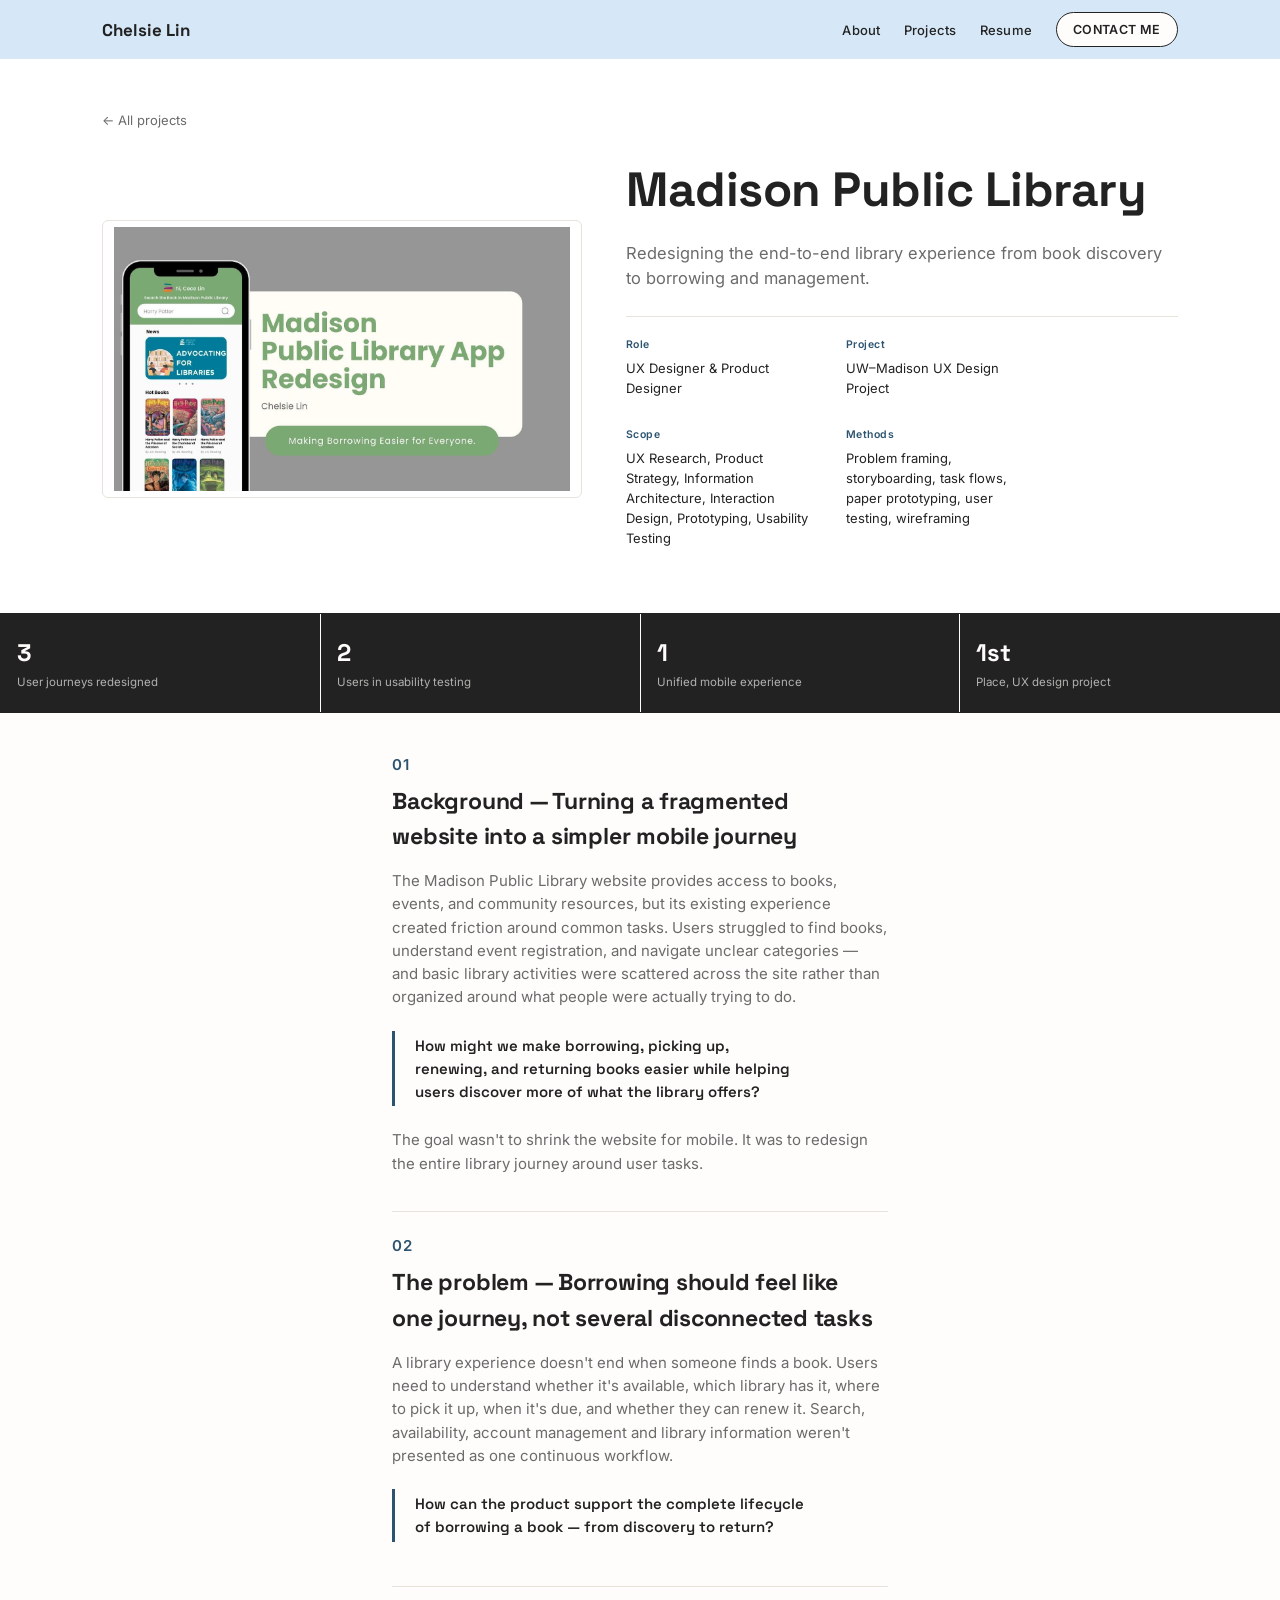
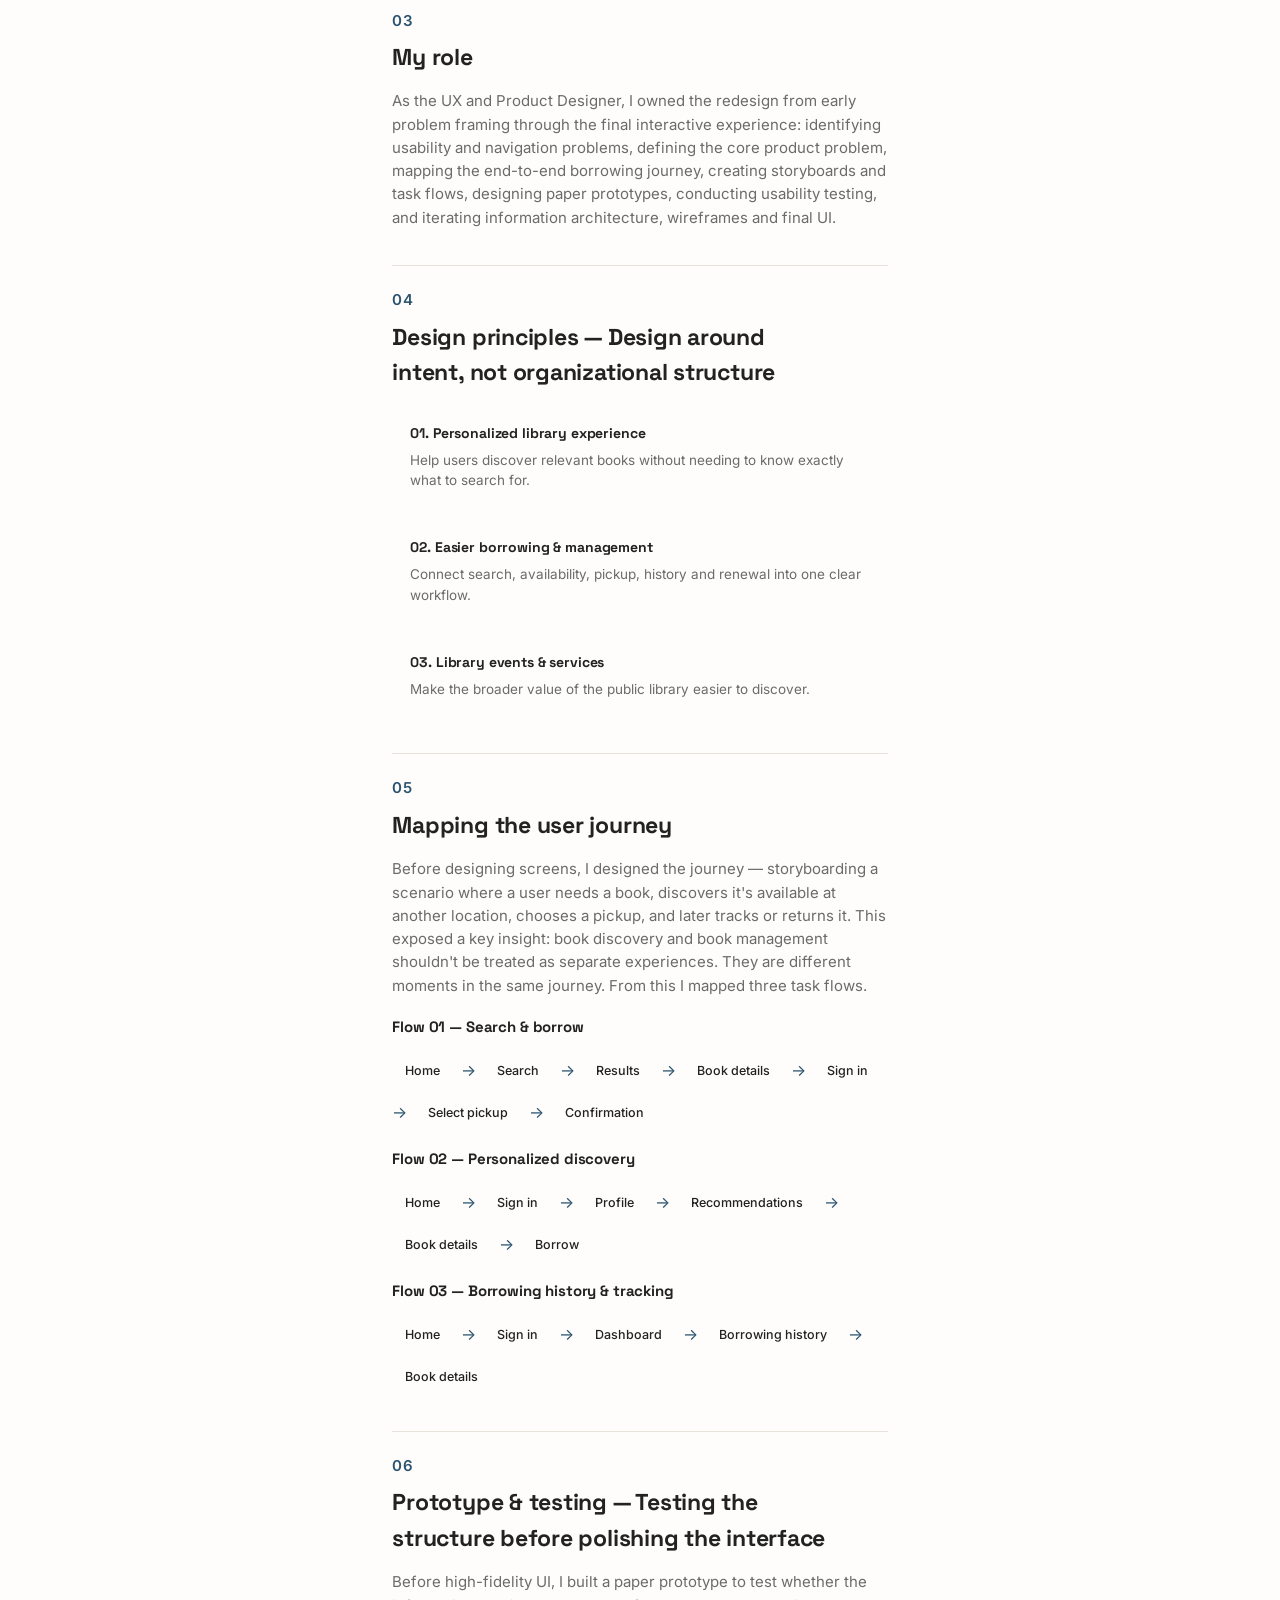
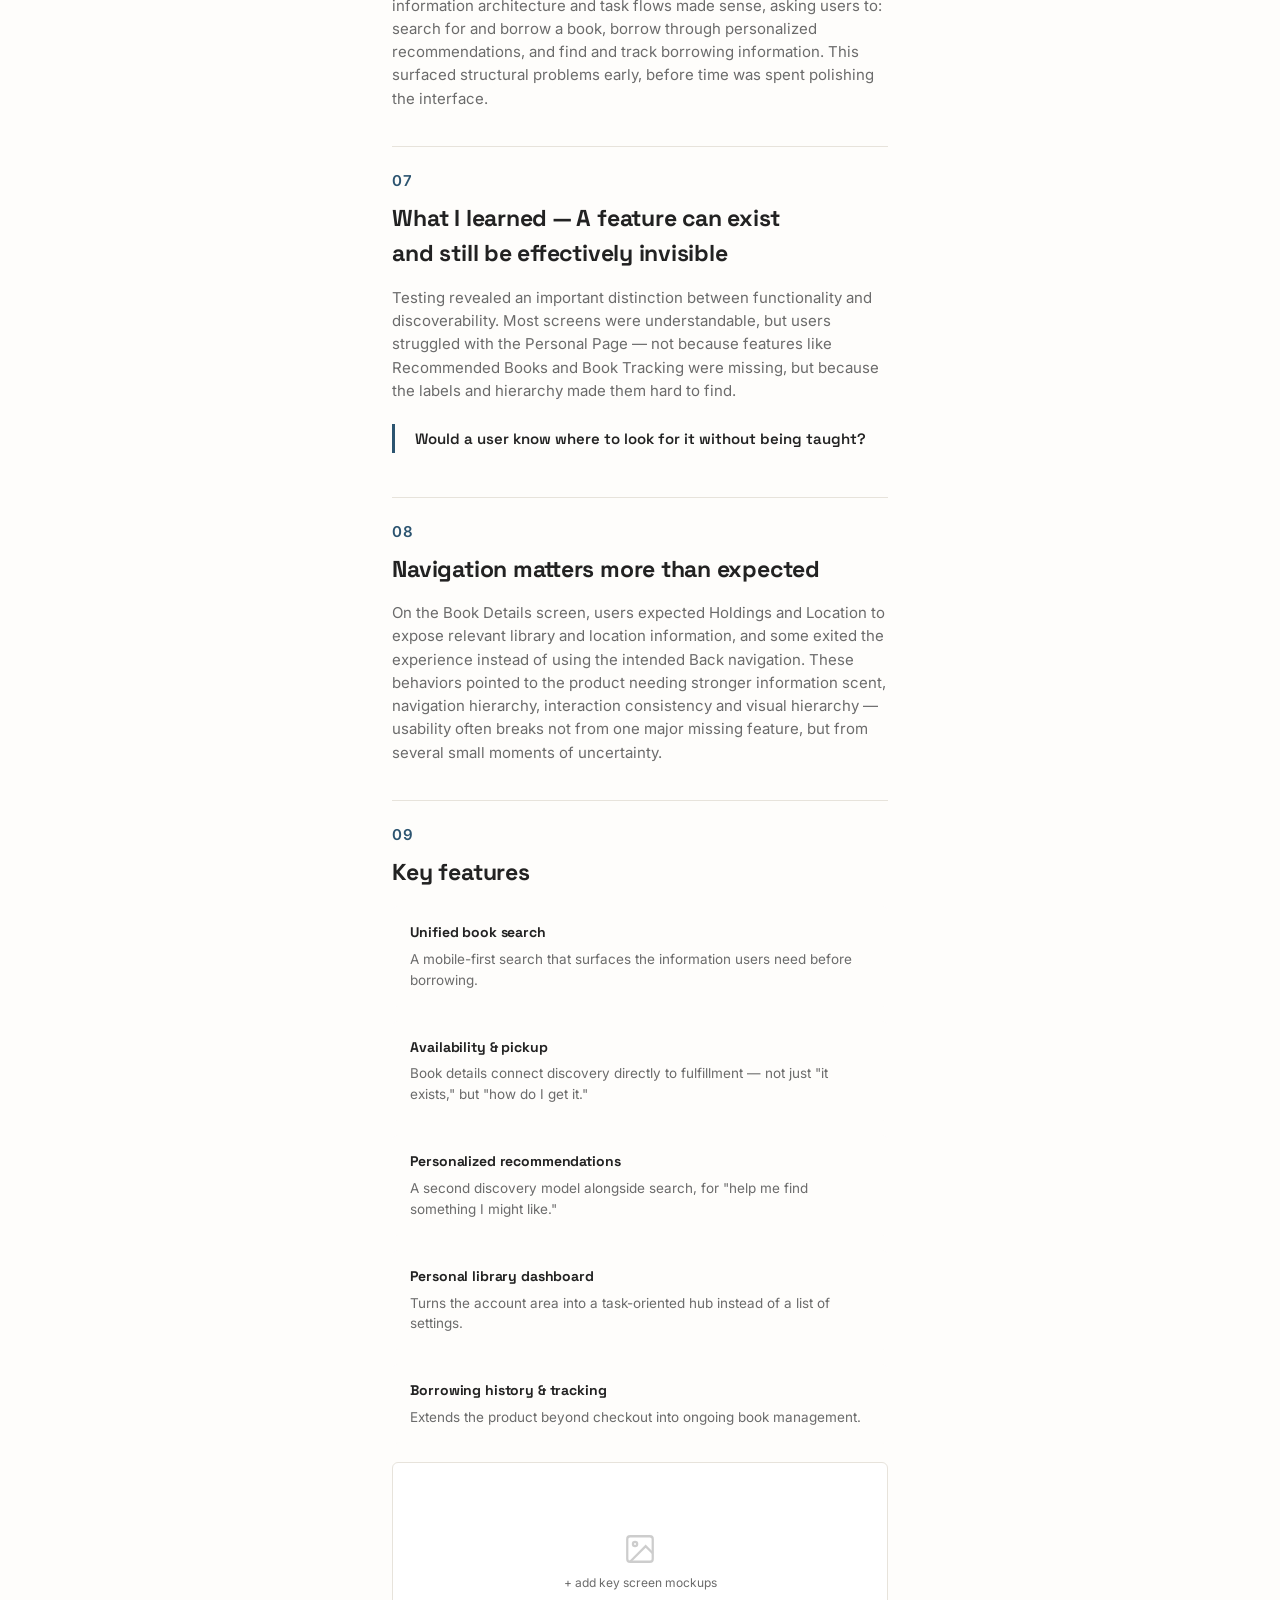
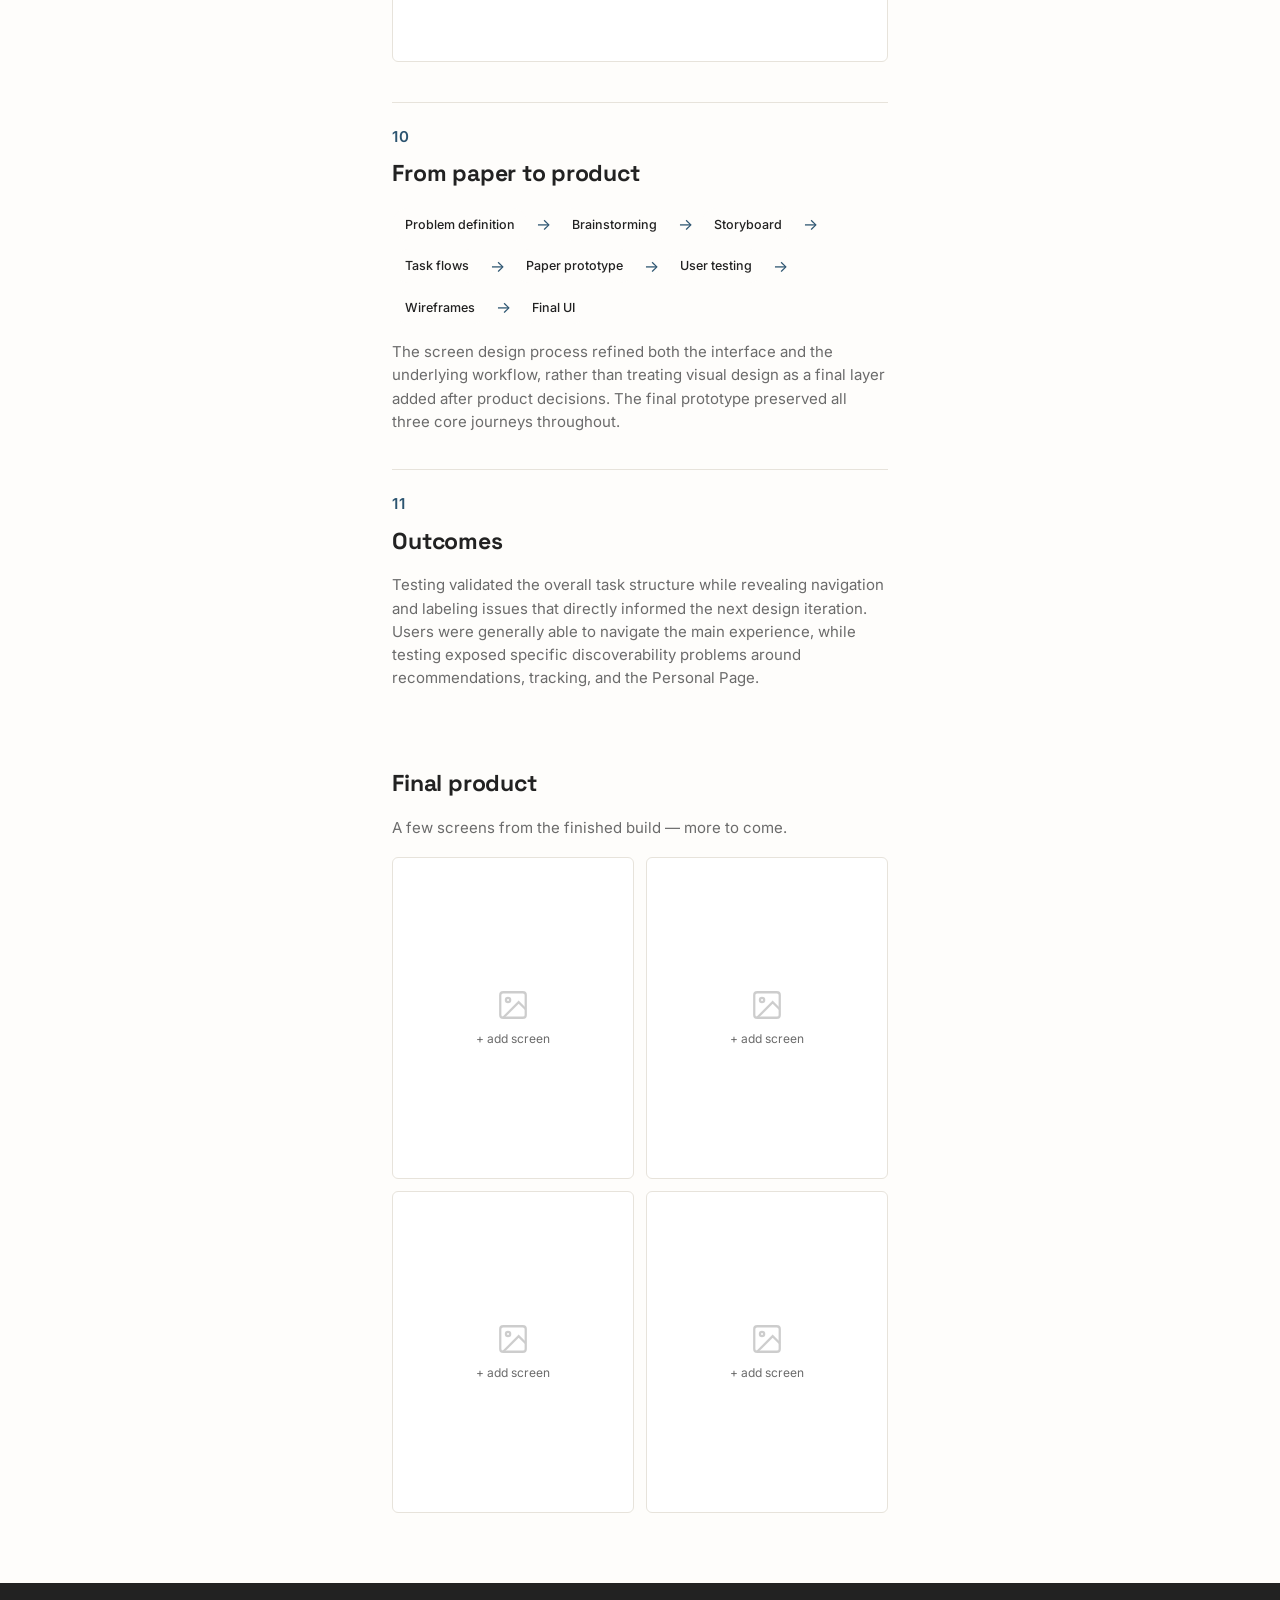
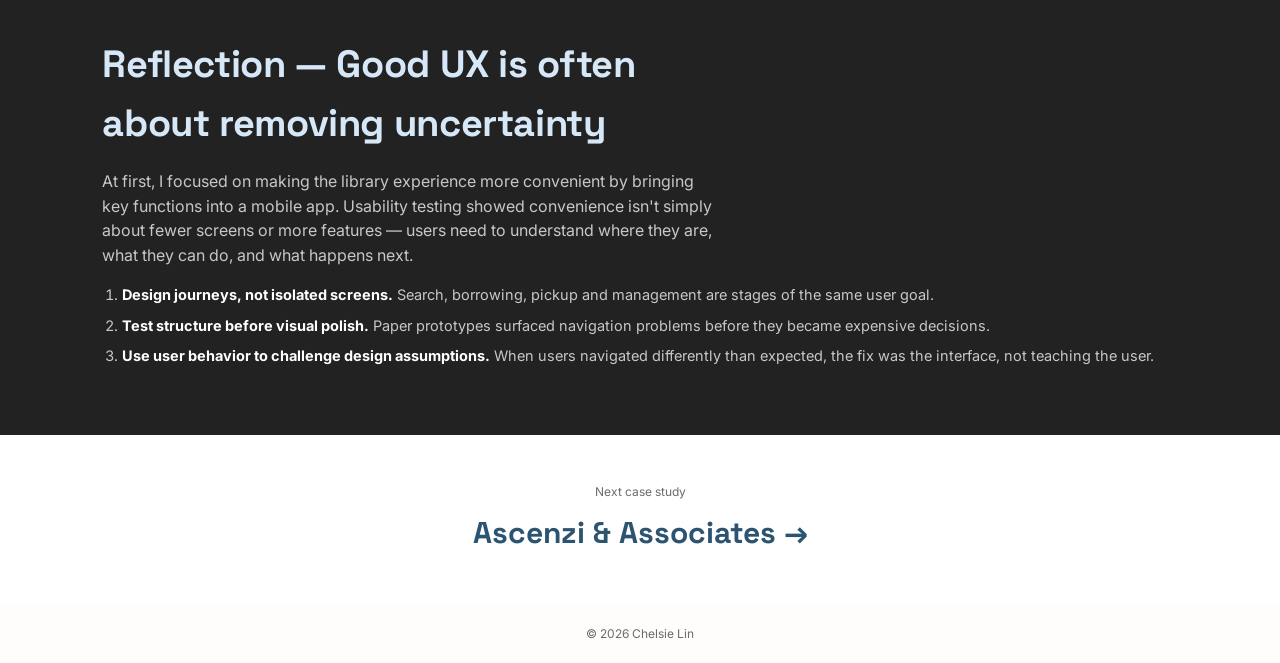
<file: projects/library.html>
<!doctype html>
<html lang="en">
    <head>
        <meta charset="UTF-8" />
        <meta name="viewport" content="width=device-width, initial-scale=1" />
        <title>Madison Public Library — Mobile Experience Redesign — Chelsie Lin</title>
        <meta
            name="description"
            content="Redesigning the end-to-end library experience from book discovery to borrowing and management."
        />
        <link rel="preconnect" href="https://fonts.googleapis.com" />
        <link rel="preconnect" href="https://fonts.gstatic.com" crossorigin />
        <link
            href="https://fonts.googleapis.com/css2?family=Space+Grotesk:wght@400;500;600;700&family=Inter:wght@400;500;600&display=swap"
            rel="stylesheet"
        />
        <link rel="stylesheet" href="../style.css" />
    </head>
    <body>
        <header class="nav is-scrolled" id="nav">
            <a href="../index.html" class="nav__logo">Chelsie Lin</a>
            <button class="nav__toggle" id="navToggle" aria-label="Open menu" aria-expanded="false">
                <span></span><span></span><span></span>
            </button>
            <nav class="nav__links" id="navLinks">
                <a href="../index.html#about">About</a>
                <a href="../index.html#projects">Projects</a>
                <a href="../resume.pdf" target="_blank" rel="noopener">Resume</a>
                <a href="../index.html#contact" class="nav__cta">CONTACT ME</a>
            </nav>
        </header>

        <main>
            <section class="case-hero">
                <a href="../index.html#projects" class="case-hero__back">&larr; All projects</a>
                <div class="case-hero__grid">
                    <div class="case-hero__media">
                        <img class="case-img" src="../assets/library-cover.jpg" alt="Madison Public Library" />
                    </div>
                    <div class="case-hero__text">
                        <h1>Madison Public Library</h1>
                        <p class="lede">
                            Redesigning the end-to-end library experience from book discovery to borrowing and
                            management.
                        </p>
                        <dl class="case-meta">
                            <div>
                                <dt>Role</dt>
                                <dd>UX Designer &amp; Product Designer</dd>
                            </div>
                            <div>
                                <dt>Project</dt>
                                <dd>UW&ndash;Madison UX Design Project</dd>
                            </div>
                            <div>
                                <dt>Scope</dt>
                                <dd>
                                    UX Research, Product Strategy, Information Architecture, Interaction Design,
                                    Prototyping, Usability Testing
                                </dd>
                            </div>
                            <div>
                                <dt>Methods</dt>
                                <dd>
                                    Problem framing, storyboarding, task flows, paper prototyping, user testing,
                                    wireframing
                                </dd>
                            </div>
                        </dl>
                    </div>
                </div>
            </section>

            <div class="impact-strip">
                <div><span class="num">3</span><span class="label">User journeys redesigned</span></div>
                <div><span class="num">2</span><span class="label">Users in usability testing</span></div>
                <div><span class="num">1</span><span class="label">Unified mobile experience</span></div>
                <div><span class="num">1st</span><span class="label">Place, UX design project</span></div>
            </div>

            <div class="case-body">
                <div class="case-section">
                    <p class="case-section__num">01</p>
                    <h2>Background — Turning a fragmented website into a simpler mobile journey</h2>
                    <p>
                        The Madison Public Library website provides access to books, events, and community resources,
                        but its existing experience created friction around common tasks. Users struggled to find books,
                        understand event registration, and navigate unclear categories &mdash; and basic library
                        activities were scattered across the site rather than organized around what people were actually
                        trying to do.
                    </p>
                    <p class="pull-quote">
                        How might we make borrowing, picking up, renewing, and returning books easier while helping
                        users discover more of what the library offers?
                    </p>
                    <p>
                        The goal wasn't to shrink the website for mobile. It was to redesign the entire library journey
                        around user tasks.
                    </p>
                </div>

                <div class="case-section">
                    <p class="case-section__num">02</p>
                    <h2>The problem — Borrowing should feel like one journey, not several disconnected tasks</h2>
                    <p>
                        A library experience doesn't end when someone finds a book. Users need to understand whether
                        it's available, which library has it, where to pick it up, when it's due, and whether they can
                        renew it. Search, availability, account management and library information weren't presented as
                        one continuous workflow.
                    </p>
                    <p class="pull-quote">
                        How can the product support the complete lifecycle of borrowing a book — from discovery to
                        return?
                    </p>
                </div>

                <div class="case-section">
                    <p class="case-section__num">03</p>
                    <h2>My role</h2>
                    <p>
                        As the UX and Product Designer, I owned the redesign from early problem framing through the
                        final interactive experience: identifying usability and navigation problems, defining the core
                        product problem, mapping the end-to-end borrowing journey, creating storyboards and task flows,
                        designing paper prototypes, conducting usability testing, and iterating information
                        architecture, wireframes and final UI.
                    </p>
                </div>

                <div class="case-section">
                    <p class="case-section__num">04</p>
                    <h2>Design principles — Design around intent, not organizational structure</h2>
                    <div class="card-list">
                        <div>
                            <h4>01. Personalized library experience</h4>
                            <p>
                                Help users discover relevant books without needing to know exactly what to search for.
                            </p>
                        </div>
                        <div>
                            <h4>02. Easier borrowing &amp; management</h4>
                            <p>Connect search, availability, pickup, history and renewal into one clear workflow.</p>
                        </div>
                        <div>
                            <h4>03. Library events &amp; services</h4>
                            <p>Make the broader value of the public library easier to discover.</p>
                        </div>
                    </div>
                </div>

                <div class="case-section">
                    <p class="case-section__num">05</p>
                    <h2>Mapping the user journey</h2>
                    <p>
                        Before designing screens, I designed the journey &mdash; storyboarding a scenario where a user
                        needs a book, discovers it's available at another location, chooses a pickup, and later tracks
                        or returns it. This exposed a key insight: book discovery and book management shouldn't be
                        treated as separate experiences. They are different moments in the same journey. From this I
                        mapped three task flows.
                    </p>
                    <h3>Flow 01 &mdash; Search &amp; borrow</h3>
                    <div class="flow">
                        <span>Home</span><em>&rarr;</em><span>Search</span><em>&rarr;</em><span>Results</span
                        ><em>&rarr;</em><span>Book details</span><em>&rarr;</em><span>Sign in</span><em>&rarr;</em
                        ><span>Select pickup</span><em>&rarr;</em><span>Confirmation</span>
                    </div>
                    <h3>Flow 02 &mdash; Personalized discovery</h3>
                    <div class="flow">
                        <span>Home</span><em>&rarr;</em><span>Sign in</span><em>&rarr;</em><span>Profile</span
                        ><em>&rarr;</em><span>Recommendations</span><em>&rarr;</em><span>Book details</span
                        ><em>&rarr;</em><span>Borrow</span>
                    </div>
                    <h3>Flow 03 &mdash; Borrowing history &amp; tracking</h3>
                    <div class="flow">
                        <span>Home</span><em>&rarr;</em><span>Sign in</span><em>&rarr;</em><span>Dashboard</span
                        ><em>&rarr;</em><span>Borrowing history</span><em>&rarr;</em><span>Book details</span>
                    </div>
                </div>

                <div class="case-section">
                    <p class="case-section__num">06</p>
                    <h2>Prototype &amp; testing — Testing the structure before polishing the interface</h2>
                    <p>
                        Before high-fidelity UI, I built a paper prototype to test whether the information architecture
                        and task flows made sense, asking users to: search for and borrow a book, borrow through
                        personalized recommendations, and find and track borrowing information. This surfaced structural
                        problems early, before time was spent polishing the interface.
                    </p>
                </div>

                <div class="case-section">
                    <p class="case-section__num">07</p>
                    <h2>What I learned — A feature can exist and still be effectively invisible</h2>
                    <p>
                        Testing revealed an important distinction between functionality and discoverability. Most
                        screens were understandable, but users struggled with the Personal Page &mdash; not because
                        features like Recommended Books and Book Tracking were missing, but because the labels and
                        hierarchy made them hard to find.
                    </p>
                    <p class="pull-quote">Would a user know where to look for it without being taught?</p>
                </div>

                <div class="case-section">
                    <p class="case-section__num">08</p>
                    <h2>Navigation matters more than expected</h2>
                    <p>
                        On the Book Details screen, users expected Holdings and Location to expose relevant library and
                        location information, and some exited the experience instead of using the intended Back
                        navigation. These behaviors pointed to the product needing stronger information scent,
                        navigation hierarchy, interaction consistency and visual hierarchy &mdash; usability often
                        breaks not from one major missing feature, but from several small moments of uncertainty.
                    </p>
                </div>

                <div class="case-section">
                    <p class="case-section__num">09</p>
                    <h2>Key features</h2>
                    <div class="card-list">
                        <div>
                            <h4>Unified book search</h4>
                            <p>A mobile-first search that surfaces the information users need before borrowing.</p>
                        </div>
                        <div>
                            <h4>Availability &amp; pickup</h4>
                            <p>
                                Book details connect discovery directly to fulfillment &mdash; not just "it exists," but
                                "how do I get it."
                            </p>
                        </div>
                        <div>
                            <h4>Personalized recommendations</h4>
                            <p>A second discovery model alongside search, for "help me find something I might like."</p>
                        </div>
                        <div>
                            <h4>Personal library dashboard</h4>
                            <p>Turns the account area into a task-oriented hub instead of a list of settings.</p>
                        </div>
                        <div>
                            <h4>Borrowing history &amp; tracking</h4>
                            <p>Extends the product beyond checkout into ongoing book management.</p>
                        </div>
                    </div>
                    <div class="case-img">+ add key screen mockups</div>
                </div>

                <div class="case-section">
                    <p class="case-section__num">10</p>
                    <h2>From paper to product</h2>
                    <div class="flow">
                        <span>Problem definition</span><em>&rarr;</em><span>Brainstorming</span><em>&rarr;</em
                        ><span>Storyboard</span><em>&rarr;</em><span>Task flows</span><em>&rarr;</em
                        ><span>Paper prototype</span><em>&rarr;</em><span>User testing</span><em>&rarr;</em
                        ><span>Wireframes</span><em>&rarr;</em><span>Final UI</span>
                    </div>
                    <p>
                        The screen design process refined both the interface and the underlying workflow, rather than
                        treating visual design as a final layer added after product decisions. The final prototype
                        preserved all three core journeys throughout.
                    </p>
                </div>

                <div class="case-section">
                    <p class="case-section__num">11</p>
                    <h2>Outcomes</h2>
                    <p>
                        Testing validated the overall task structure while revealing navigation and labeling issues that
                        directly informed the next design iteration. Users were generally able to navigate the main
                        experience, while testing exposed specific discoverability problems around recommendations,
                        tracking, and the Personal Page.
                    </p>
                </div>
            </div>

            <div class="case-body" style="padding-top: 0">
                <div class="case-section" style="border-top: none">
                    <h2>Final product</h2>
                    <p>A few screens from the finished build &mdash; more to come.</p>
                    <div class="screens-grid">
                        <div class="case-img">+ add screen</div>
                        <div class="case-img">+ add screen</div>
                        <div class="case-img">+ add screen</div>
                        <div class="case-img">+ add screen</div>
                    </div>
                </div>
            </div>

            <div class="reflection">
                <h2>Reflection — Good UX is often about removing uncertainty</h2>
                <p>
                    At first, I focused on making the library experience more convenient by bringing key functions into
                    a mobile app. Usability testing showed convenience isn't simply about fewer screens or more features
                    &mdash; users need to understand where they are, what they can do, and what happens next.
                </p>
                <ol>
                    <li>
                        <strong>Design journeys, not isolated screens.</strong> Search, borrowing, pickup and management
                        are stages of the same user goal.
                    </li>
                    <li>
                        <strong>Test structure before visual polish.</strong> Paper prototypes surfaced navigation
                        problems before they became expensive decisions.
                    </li>
                    <li>
                        <strong>Use user behavior to challenge design assumptions.</strong> When users navigated
                        differently than expected, the fix was the interface, not teaching the user.
                    </li>
                </ol>
            </div>

            <div class="case-nav-next">
                <span>Next case study</span>
                <a href="ascenzi.html">Ascenzi &amp; Associates &rarr;</a>
            </div>
        </main>

        <footer class="footer"><span>&copy; 2026 Chelsie Lin</span></footer>
        <script src="../script.js"></script>
    </body>
</html>
</file>
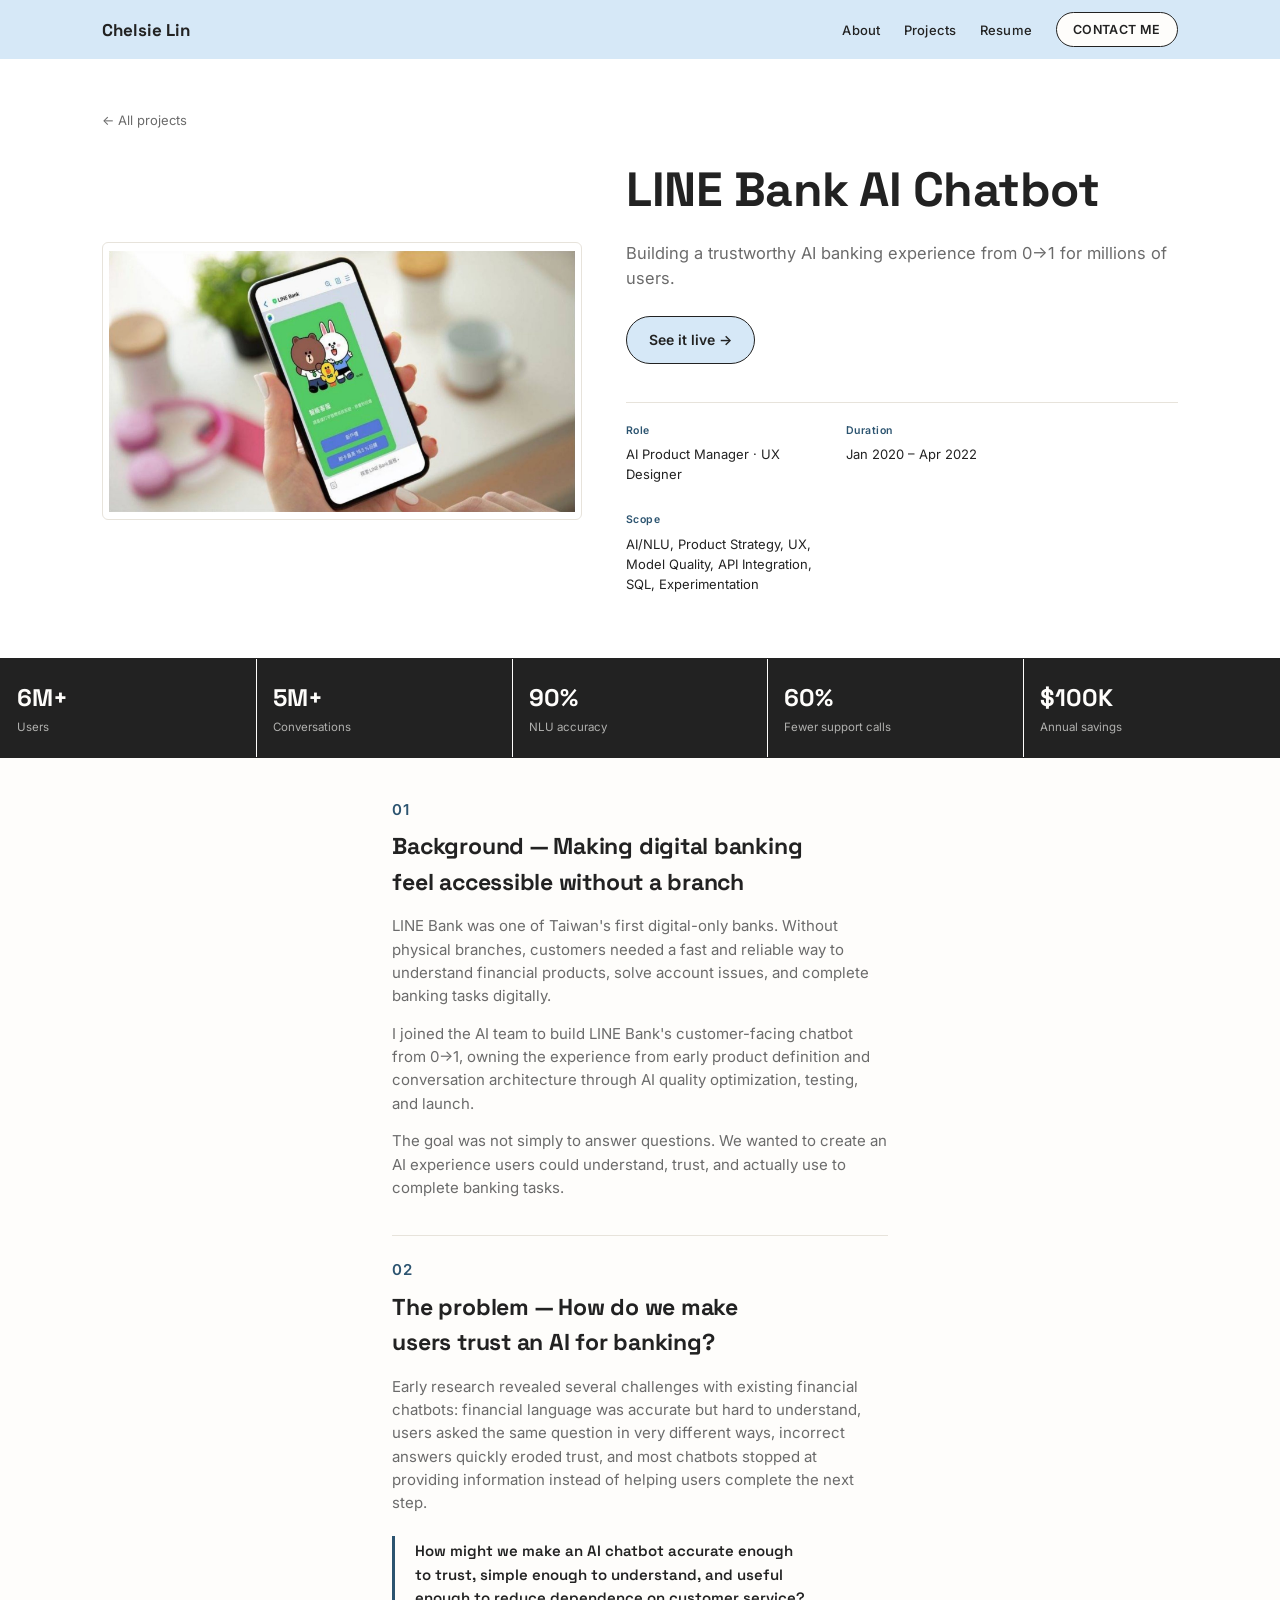
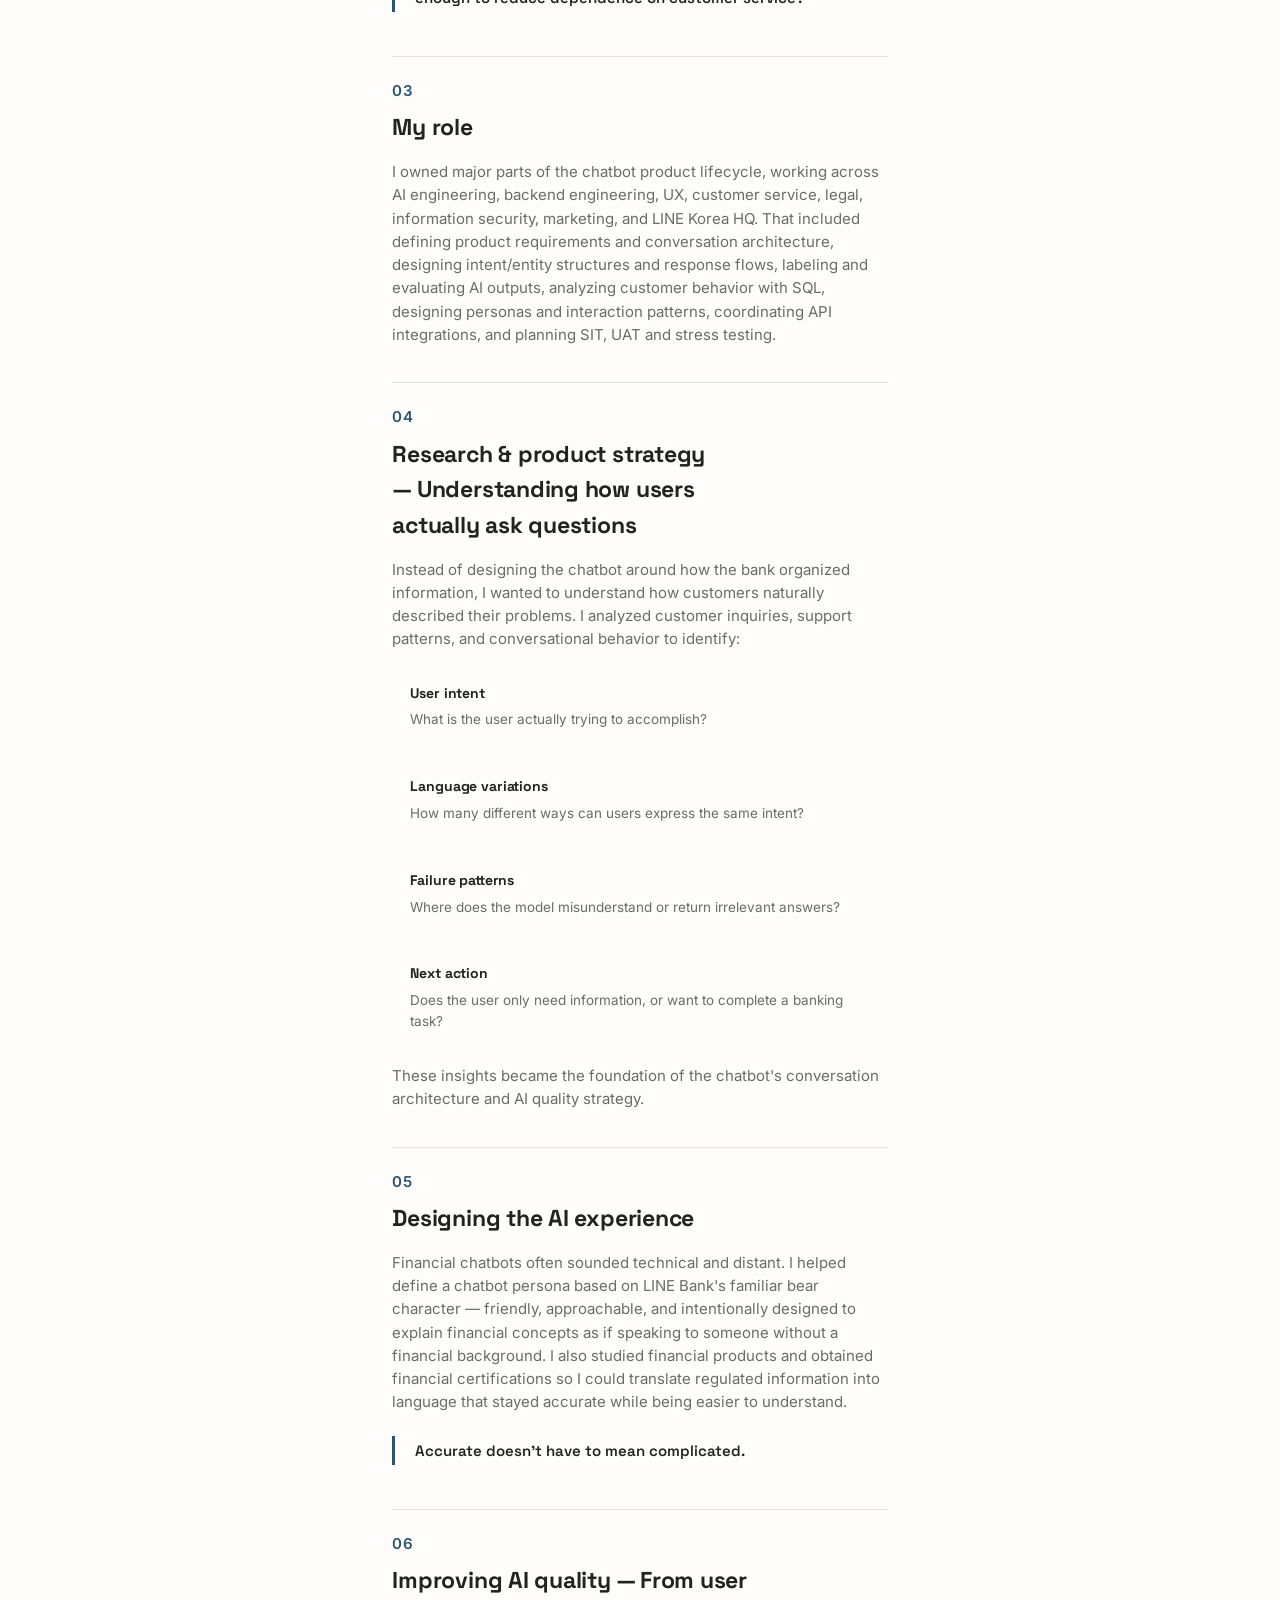
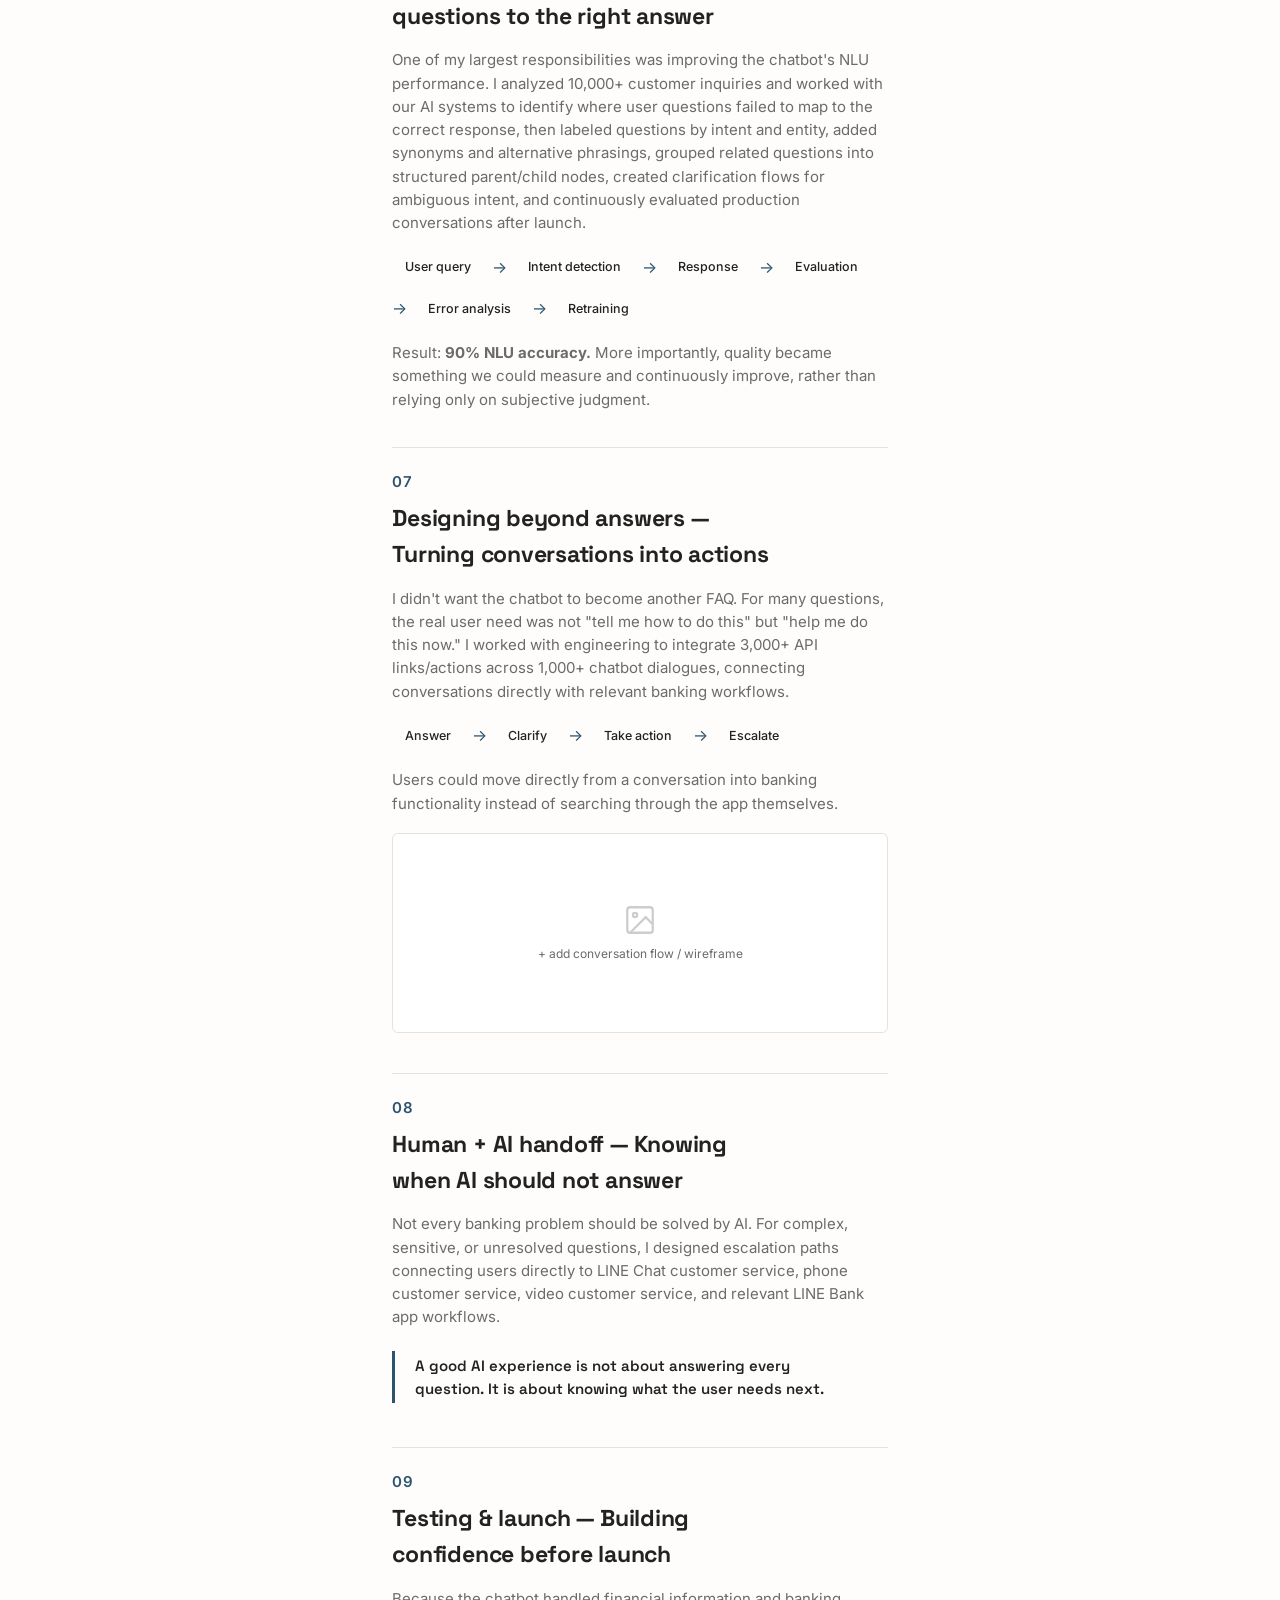
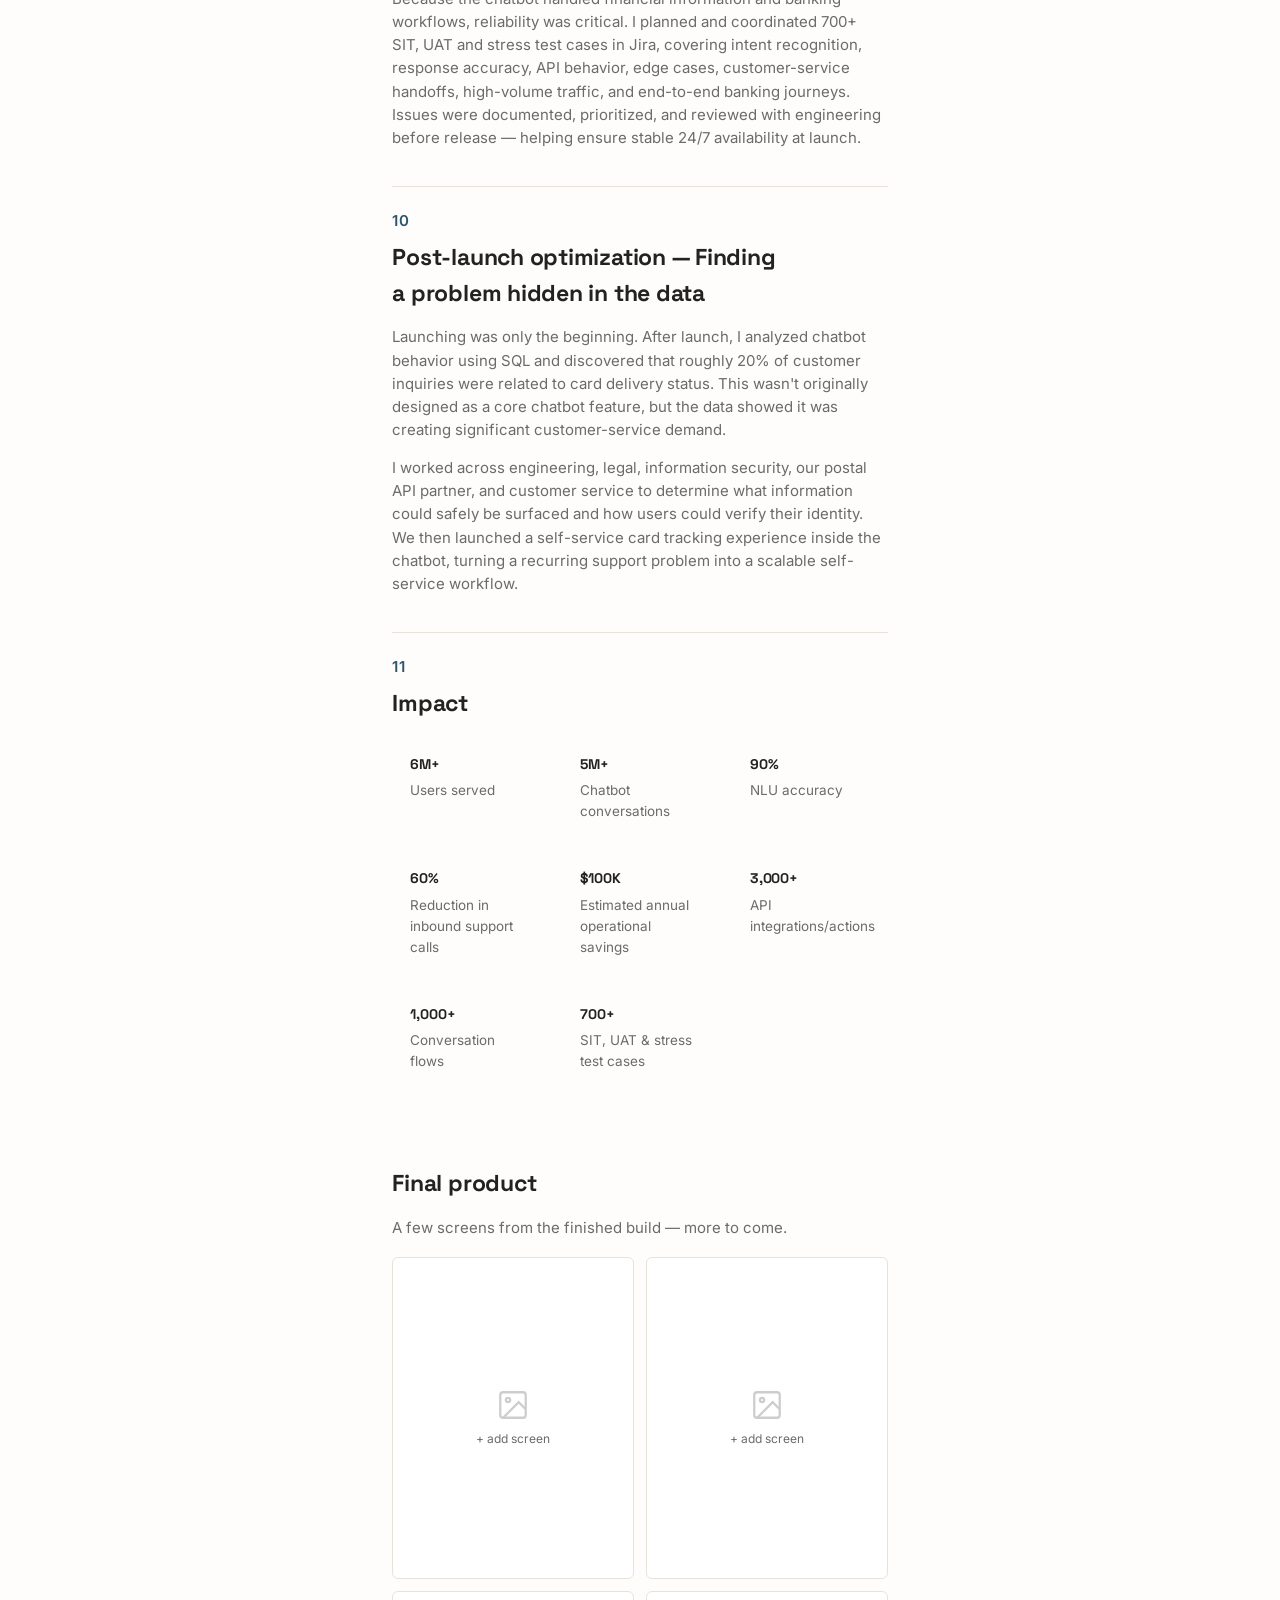
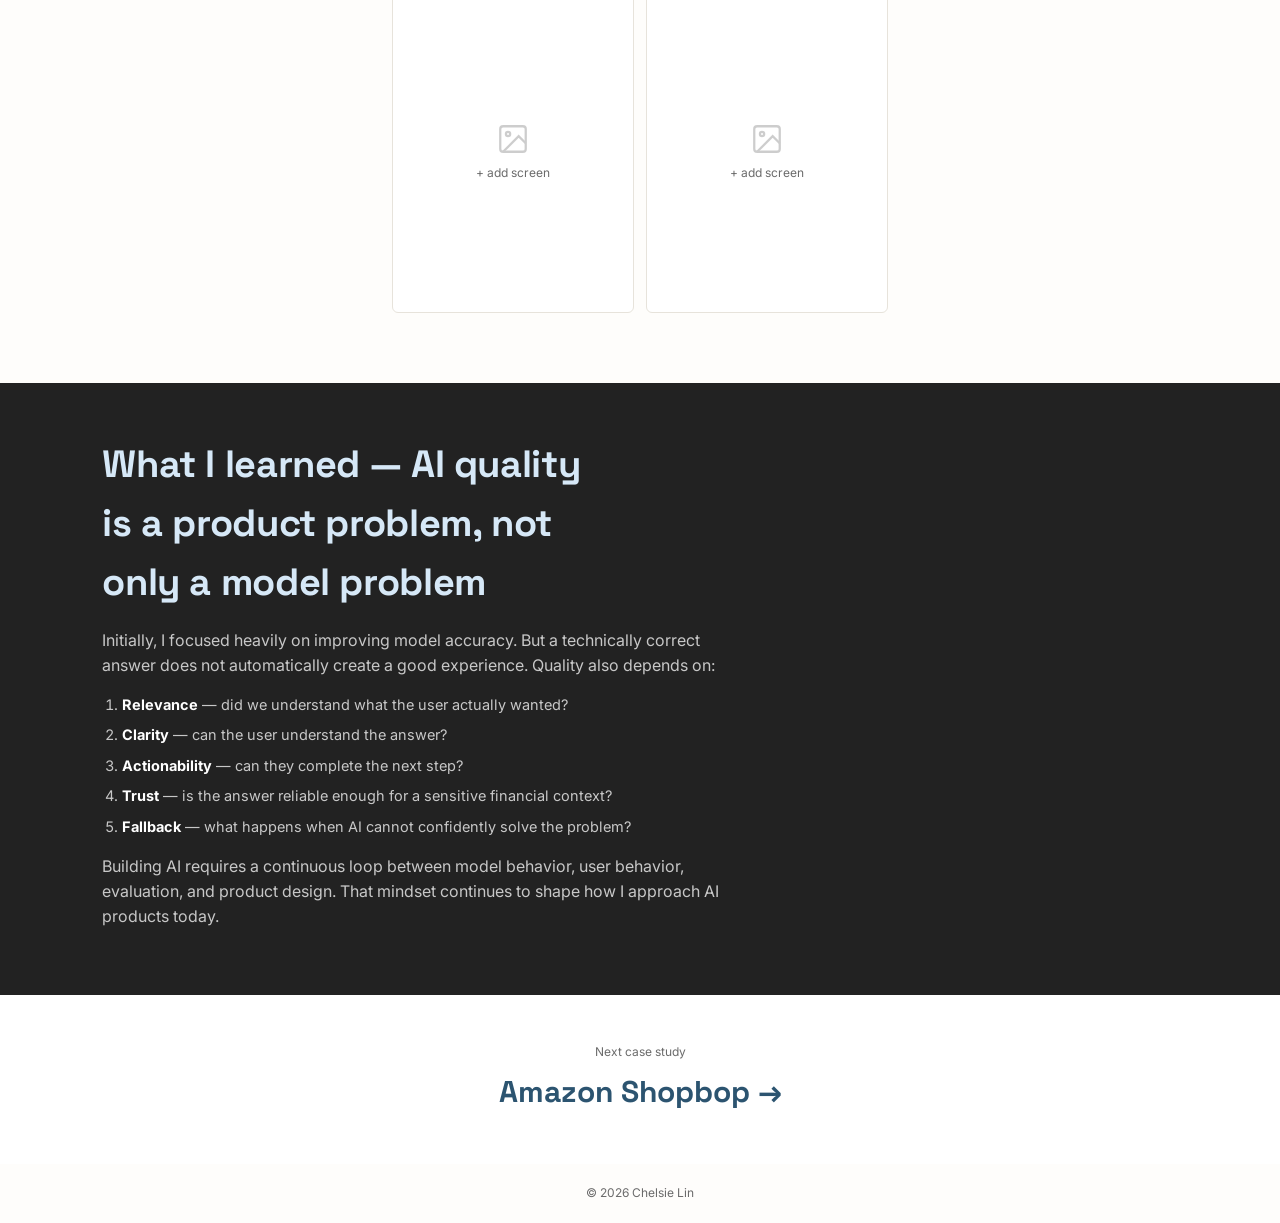
<file: projects/line-bank.html>
<!doctype html>
<html lang="en">
    <head>
        <meta charset="UTF-8" />
        <meta name="viewport" content="width=device-width, initial-scale=1" />
        <title>LINE Bank AI Chatbot — Chelsie Lin</title>
        <meta
            name="description"
            content="Building a trustworthy AI banking experience from 0→1 for 6M+ users at LINE Bank."
        />
        <link rel="preconnect" href="https://fonts.googleapis.com" />
        <link rel="preconnect" href="https://fonts.gstatic.com" crossorigin />
        <link
            href="https://fonts.googleapis.com/css2?family=Space+Grotesk:wght@400;500;600;700&family=Inter:wght@400;500;600&display=swap"
            rel="stylesheet"
        />
        <link rel="stylesheet" href="../style.css" />
    </head>
    <body>
        <header class="nav is-scrolled" id="nav">
            <a href="../index.html" class="nav__logo">Chelsie Lin</a>
            <button class="nav__toggle" id="navToggle" aria-label="Open menu" aria-expanded="false">
                <span></span><span></span><span></span>
            </button>
            <nav class="nav__links" id="navLinks">
                <a href="../index.html#about">About</a>
                <a href="../index.html#projects">Projects</a>
                <a href="../resume.pdf" target="_blank" rel="noopener">Resume</a>
                <a href="../index.html#contact" class="nav__cta">CONTACT ME</a>
            </nav>
        </header>

        <main>
            <section class="case-hero">
                <a href="../index.html#projects" class="case-hero__back">&larr; All projects</a>
                <div class="case-hero__grid">
                    <div class="case-hero__media">
                        <img class="case-img" src="../assets/line-bank-cover.jpg" alt="LINE Bank AI Chatbot" />
                    </div>
                    <div class="case-hero__text">
                        <h1>LINE Bank AI Chatbot</h1>
                        <p class="lede">
                            Building a trustworthy AI banking experience from 0&rarr;1 for millions of users.
                        </p>
                        <a
                            class="hero__cta hero__cta--outline"
                            href="https://your-link-here.com"
                            target="_blank"
                            rel="noopener"
                            >See it live &rarr;</a
                        >
                        <dl class="case-meta">
                            <div>
                                <dt>Role</dt>
                                <dd>AI Product Manager &middot; UX Designer</dd>
                            </div>
                            <div>
                                <dt>Duration</dt>
                                <dd>Jan 2020 &ndash; Apr 2022</dd>
                            </div>
                            <div>
                                <dt>Scope</dt>
                                <dd>
                                    AI/NLU, Product Strategy, UX, Model Quality, API Integration, SQL, Experimentation
                                </dd>
                            </div>
                        </dl>
                    </div>
                </div>
            </section>

            <div class="impact-strip">
                <div><span class="num">6M+</span><span class="label">Users</span></div>
                <div><span class="num">5M+</span><span class="label">Conversations</span></div>
                <div><span class="num">90%</span><span class="label">NLU accuracy</span></div>
                <div><span class="num">60%</span><span class="label">Fewer support calls</span></div>
                <div><span class="num">$100K</span><span class="label">Annual savings</span></div>
            </div>

            <div class="case-body">
                <div class="case-section">
                    <p class="case-section__num">01</p>
                    <h2>Background — Making digital banking feel accessible without a branch</h2>
                    <p>
                        LINE Bank was one of Taiwan's first digital-only banks. Without physical branches, customers
                        needed a fast and reliable way to understand financial products, solve account issues, and
                        complete banking tasks digitally.
                    </p>
                    <p>
                        I joined the AI team to build LINE Bank's customer-facing chatbot from 0&rarr;1, owning the
                        experience from early product definition and conversation architecture through AI quality
                        optimization, testing, and launch.
                    </p>
                    <p>
                        The goal was not simply to answer questions. We wanted to create an AI experience users could
                        understand, trust, and actually use to complete banking tasks.
                    </p>
                </div>

                <div class="case-section">
                    <p class="case-section__num">02</p>
                    <h2>The problem — How do we make users trust an AI for banking?</h2>
                    <p>
                        Early research revealed several challenges with existing financial chatbots: financial language
                        was accurate but hard to understand, users asked the same question in very different ways,
                        incorrect answers quickly eroded trust, and most chatbots stopped at providing information
                        instead of helping users complete the next step.
                    </p>
                    <p class="pull-quote">
                        How might we make an AI chatbot accurate enough to trust, simple enough to understand, and
                        useful enough to reduce dependence on customer service?
                    </p>
                </div>

                <div class="case-section">
                    <p class="case-section__num">03</p>
                    <h2>My role</h2>
                    <p>
                        I owned major parts of the chatbot product lifecycle, working across AI engineering, backend
                        engineering, UX, customer service, legal, information security, marketing, and LINE Korea HQ.
                        That included defining product requirements and conversation architecture, designing
                        intent/entity structures and response flows, labeling and evaluating AI outputs, analyzing
                        customer behavior with SQL, designing personas and interaction patterns, coordinating API
                        integrations, and planning SIT, UAT and stress testing.
                    </p>
                </div>

                <div class="case-section">
                    <p class="case-section__num">04</p>
                    <h2>Research &amp; product strategy — Understanding how users actually ask questions</h2>
                    <p>
                        Instead of designing the chatbot around how the bank organized information, I wanted to
                        understand how customers naturally described their problems. I analyzed customer inquiries,
                        support patterns, and conversational behavior to identify:
                    </p>
                    <div class="card-list">
                        <div>
                            <h4>User intent</h4>
                            <p>What is the user actually trying to accomplish?</p>
                        </div>
                        <div>
                            <h4>Language variations</h4>
                            <p>How many different ways can users express the same intent?</p>
                        </div>
                        <div>
                            <h4>Failure patterns</h4>
                            <p>Where does the model misunderstand or return irrelevant answers?</p>
                        </div>
                        <div>
                            <h4>Next action</h4>
                            <p>Does the user only need information, or want to complete a banking task?</p>
                        </div>
                    </div>
                    <p>
                        These insights became the foundation of the chatbot's conversation architecture and AI quality
                        strategy.
                    </p>
                </div>

                <div class="case-section">
                    <p class="case-section__num">05</p>
                    <h2>Designing the AI experience</h2>
                    <p>
                        Financial chatbots often sounded technical and distant. I helped define a chatbot persona based
                        on LINE Bank's familiar bear character &mdash; friendly, approachable, and intentionally
                        designed to explain financial concepts as if speaking to someone without a financial background.
                        I also studied financial products and obtained financial certifications so I could translate
                        regulated information into language that stayed accurate while being easier to understand.
                    </p>
                    <p class="pull-quote">Accurate doesn't have to mean complicated.</p>
                </div>

                <div class="case-section">
                    <p class="case-section__num">06</p>
                    <h2>Improving AI quality — From user questions to the right answer</h2>
                    <p>
                        One of my largest responsibilities was improving the chatbot's NLU performance. I analyzed
                        10,000+ customer inquiries and worked with our AI systems to identify where user questions
                        failed to map to the correct response, then labeled questions by intent and entity, added
                        synonyms and alternative phrasings, grouped related questions into structured parent/child
                        nodes, created clarification flows for ambiguous intent, and continuously evaluated production
                        conversations after launch.
                    </p>
                    <div class="flow">
                        <span>User query</span><em>&rarr;</em><span>Intent detection</span><em>&rarr;</em
                        ><span>Response</span><em>&rarr;</em><span>Evaluation</span><em>&rarr;</em
                        ><span>Error analysis</span><em>&rarr;</em><span>Retraining</span>
                    </div>
                    <p>
                        Result: <strong>90% NLU accuracy.</strong> More importantly, quality became something we could
                        measure and continuously improve, rather than relying only on subjective judgment.
                    </p>
                </div>

                <div class="case-section">
                    <p class="case-section__num">07</p>
                    <h2>Designing beyond answers — Turning conversations into actions</h2>
                    <p>
                        I didn't want the chatbot to become another FAQ. For many questions, the real user need was not
                        "tell me how to do this" but "help me do this now." I worked with engineering to integrate
                        3,000+ API links/actions across 1,000+ chatbot dialogues, connecting conversations directly with
                        relevant banking workflows.
                    </p>
                    <div class="flow">
                        <span>Answer</span><em>&rarr;</em><span>Clarify</span><em>&rarr;</em><span>Take action</span
                        ><em>&rarr;</em><span>Escalate</span>
                    </div>
                    <p>
                        Users could move directly from a conversation into banking functionality instead of searching
                        through the app themselves.
                    </p>
                    <div class="case-img">+ add conversation flow / wireframe</div>
                </div>

                <div class="case-section">
                    <p class="case-section__num">08</p>
                    <h2>Human + AI handoff — Knowing when AI should not answer</h2>
                    <p>
                        Not every banking problem should be solved by AI. For complex, sensitive, or unresolved
                        questions, I designed escalation paths connecting users directly to LINE Chat customer service,
                        phone customer service, video customer service, and relevant LINE Bank app workflows.
                    </p>
                    <p class="pull-quote">
                        A good AI experience is not about answering every question. It is about knowing what the user
                        needs next.
                    </p>
                </div>

                <div class="case-section">
                    <p class="case-section__num">09</p>
                    <h2>Testing &amp; launch — Building confidence before launch</h2>
                    <p>
                        Because the chatbot handled financial information and banking workflows, reliability was
                        critical. I planned and coordinated 700+ SIT, UAT and stress test cases in Jira, covering intent
                        recognition, response accuracy, API behavior, edge cases, customer-service handoffs, high-volume
                        traffic, and end-to-end banking journeys. Issues were documented, prioritized, and reviewed with
                        engineering before release &mdash; helping ensure stable 24/7 availability at launch.
                    </p>
                </div>

                <div class="case-section">
                    <p class="case-section__num">10</p>
                    <h2>Post-launch optimization — Finding a problem hidden in the data</h2>
                    <p>
                        Launching was only the beginning. After launch, I analyzed chatbot behavior using SQL and
                        discovered that roughly 20% of customer inquiries were related to card delivery status. This
                        wasn't originally designed as a core chatbot feature, but the data showed it was creating
                        significant customer-service demand.
                    </p>
                    <p>
                        I worked across engineering, legal, information security, our postal API partner, and customer
                        service to determine what information could safely be surfaced and how users could verify their
                        identity. We then launched a self-service card tracking experience inside the chatbot, turning a
                        recurring support problem into a scalable self-service workflow.
                    </p>
                </div>

                <div class="case-section">
                    <p class="case-section__num">11</p>
                    <h2>Impact</h2>
                    <div
                        class="card-list"
                        style="grid-template-columns: repeat(auto-fit, minmax(150px, 1fr)); display: grid"
                    >
                        <div>
                            <h4>6M+</h4>
                            <p>Users served</p>
                        </div>
                        <div>
                            <h4>5M+</h4>
                            <p>Chatbot conversations</p>
                        </div>
                        <div>
                            <h4>90%</h4>
                            <p>NLU accuracy</p>
                        </div>
                        <div>
                            <h4>60%</h4>
                            <p>Reduction in inbound support calls</p>
                        </div>
                        <div>
                            <h4>$100K</h4>
                            <p>Estimated annual operational savings</p>
                        </div>
                        <div>
                            <h4>3,000+</h4>
                            <p>API integrations/actions</p>
                        </div>
                        <div>
                            <h4>1,000+</h4>
                            <p>Conversation flows</p>
                        </div>
                        <div>
                            <h4>700+</h4>
                            <p>SIT, UAT &amp; stress test cases</p>
                        </div>
                    </div>
                </div>
            </div>

            <div class="case-body" style="padding-top: 0">
                <div class="case-section" style="border-top: none">
                    <h2>Final product</h2>
                    <p>A few screens from the finished build &mdash; more to come.</p>
                    <div class="screens-grid">
                        <div class="case-img">+ add screen</div>
                        <div class="case-img">+ add screen</div>
                        <div class="case-img">+ add screen</div>
                        <div class="case-img">+ add screen</div>
                    </div>
                </div>
            </div>

            <div class="reflection">
                <h2>What I learned — AI quality is a product problem, not only a model problem</h2>
                <p>
                    Initially, I focused heavily on improving model accuracy. But a technically correct answer does not
                    automatically create a good experience. Quality also depends on:
                </p>
                <ol>
                    <li><strong>Relevance</strong> &mdash; did we understand what the user actually wanted?</li>
                    <li><strong>Clarity</strong> &mdash; can the user understand the answer?</li>
                    <li><strong>Actionability</strong> &mdash; can they complete the next step?</li>
                    <li>
                        <strong>Trust</strong> &mdash; is the answer reliable enough for a sensitive financial context?
                    </li>
                    <li>
                        <strong>Fallback</strong> &mdash; what happens when AI cannot confidently solve the problem?
                    </li>
                </ol>
                <p>
                    Building AI requires a continuous loop between model behavior, user behavior, evaluation, and
                    product design. That mindset continues to shape how I approach AI products today.
                </p>
            </div>

            <div class="case-nav-next">
                <span>Next case study</span>
                <a href="shopbop.html">Amazon Shopbop &rarr;</a>
            </div>
        </main>

        <footer class="footer"><span>&copy; 2026 Chelsie Lin</span></footer>
        <script src="../script.js"></script>
    </body>
</html>
</file>
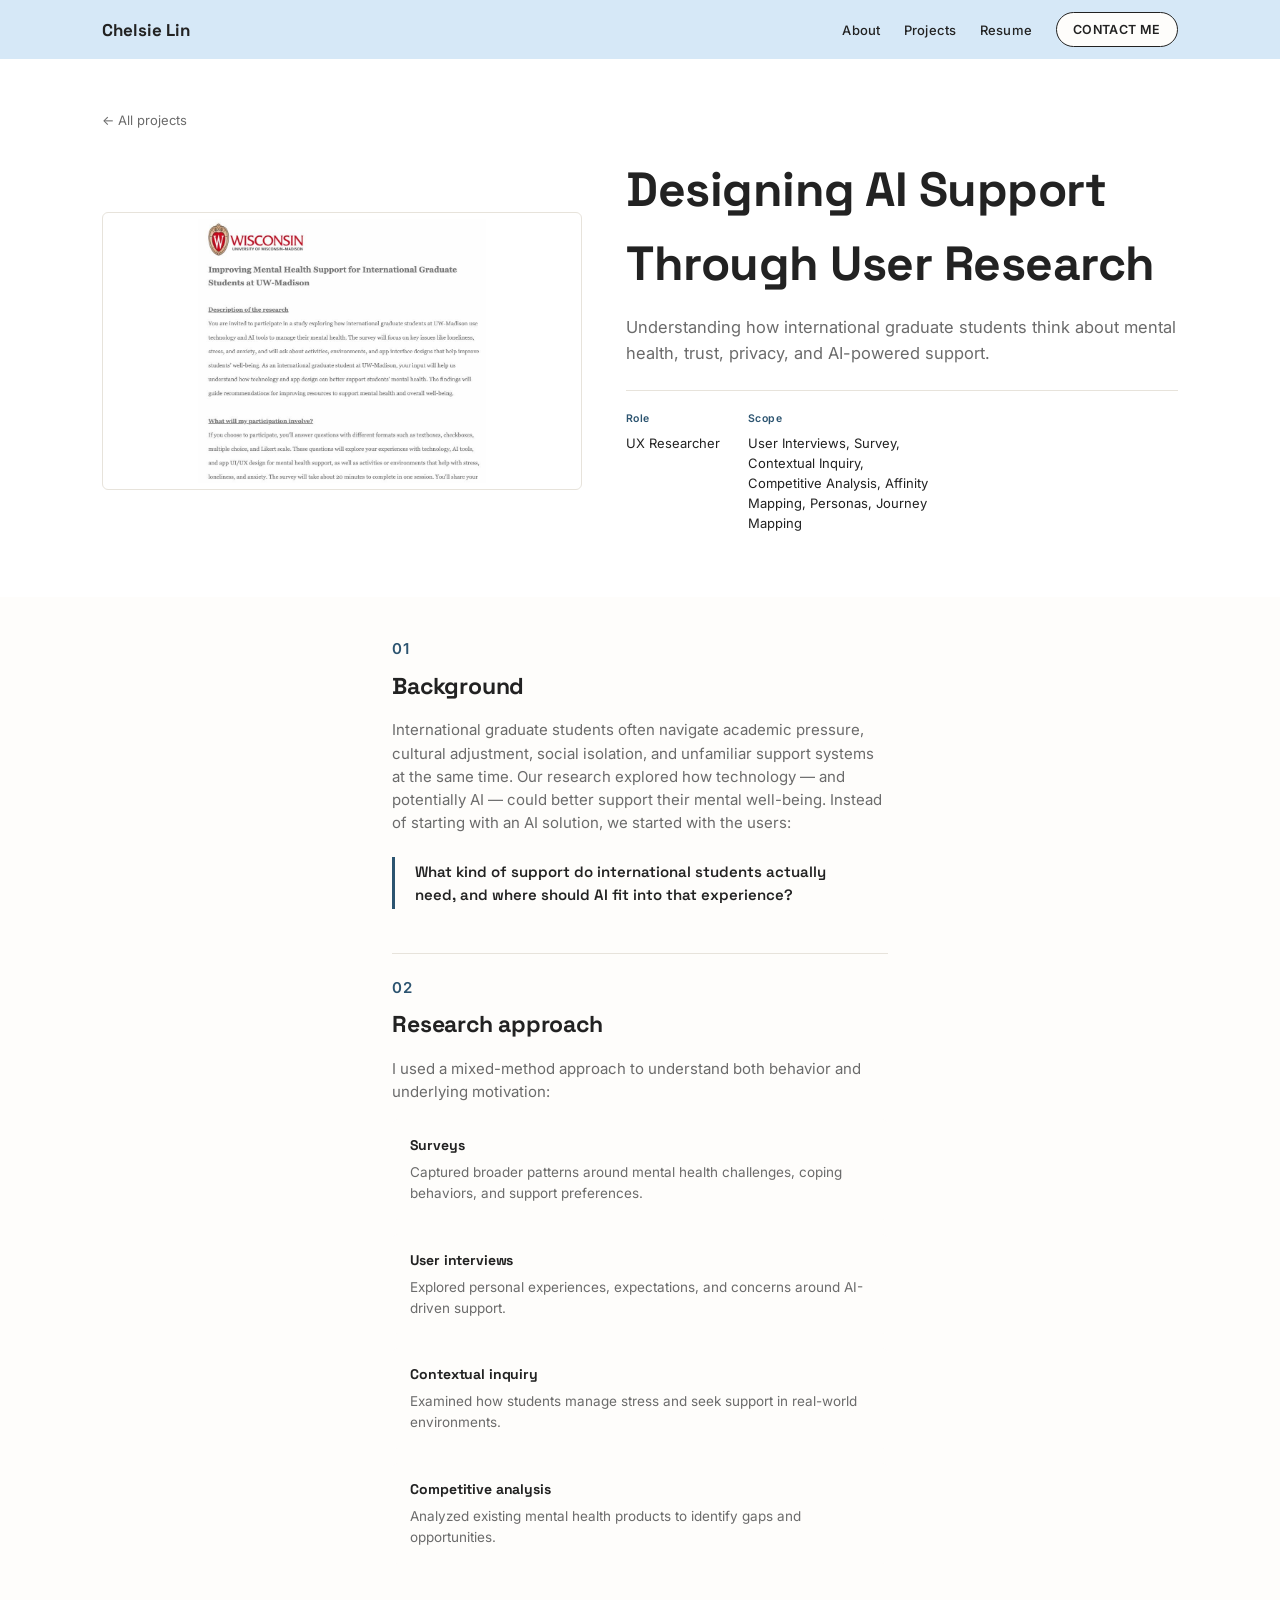
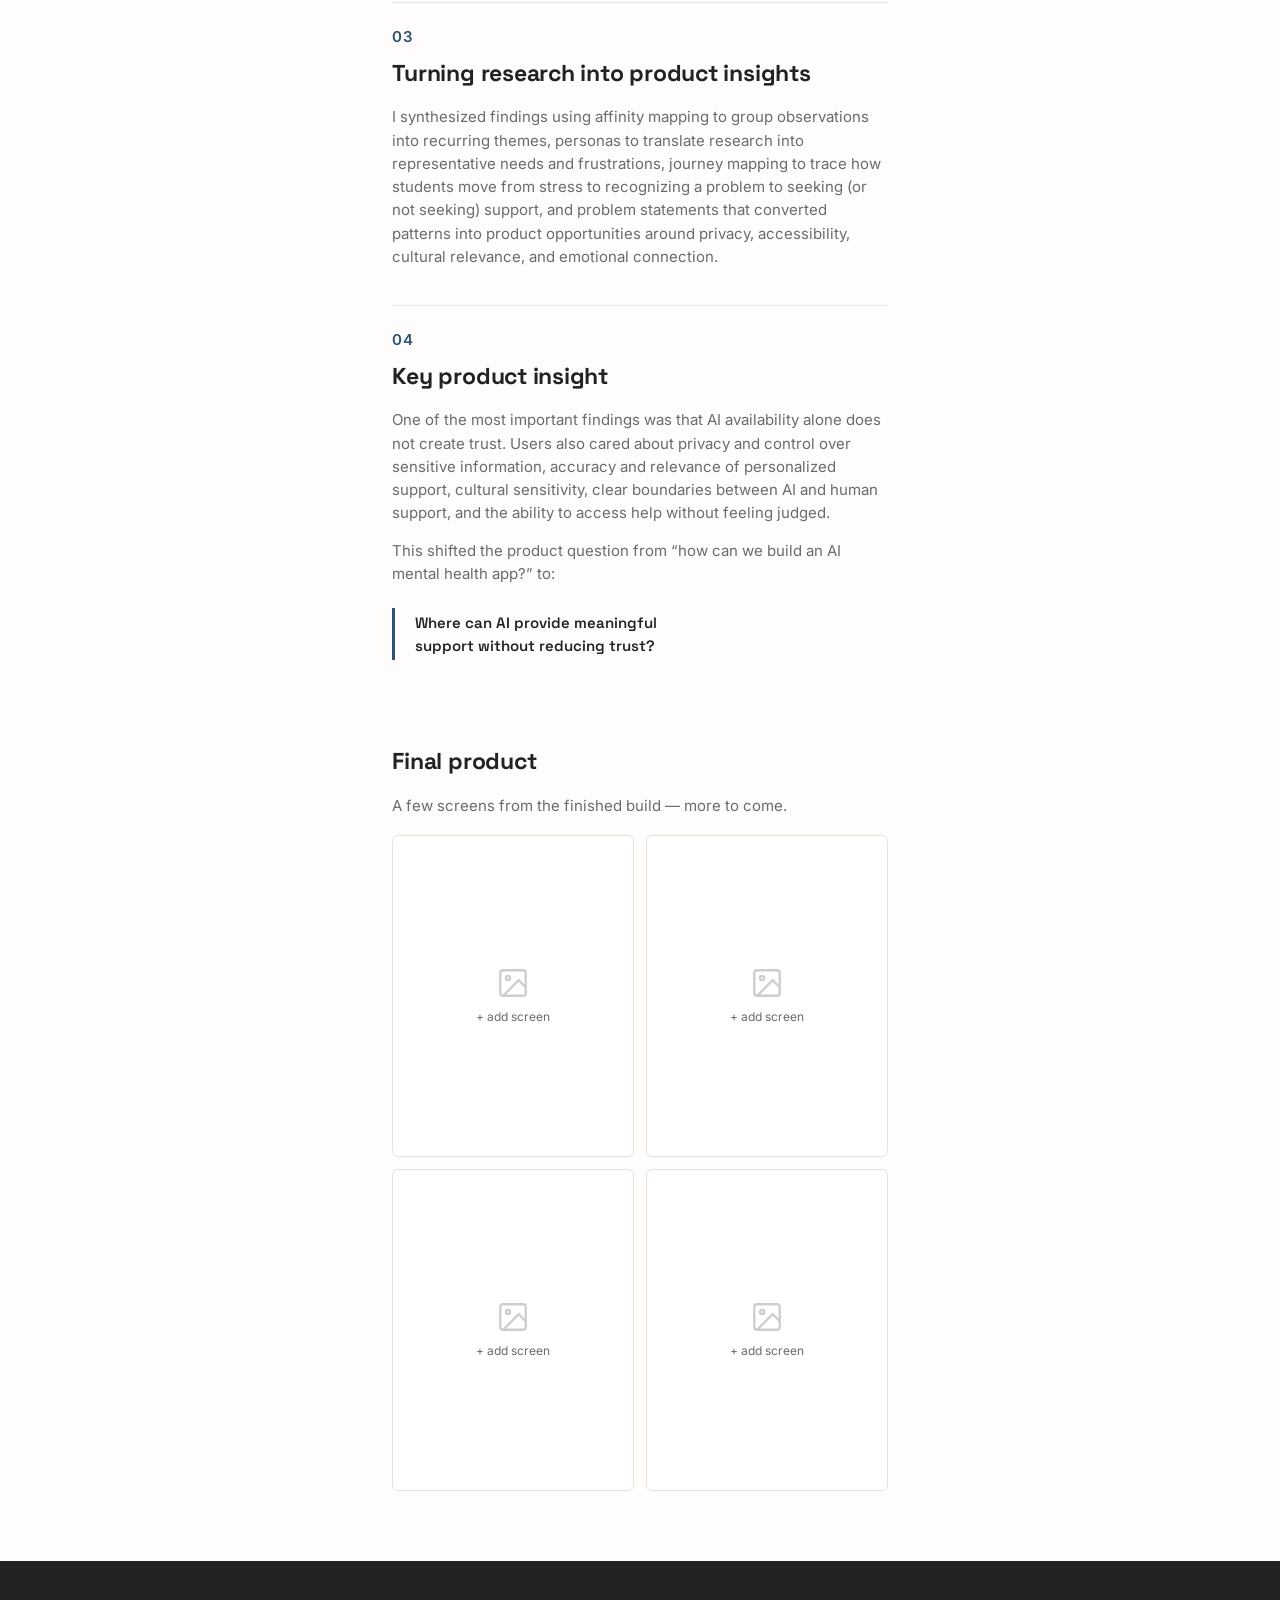
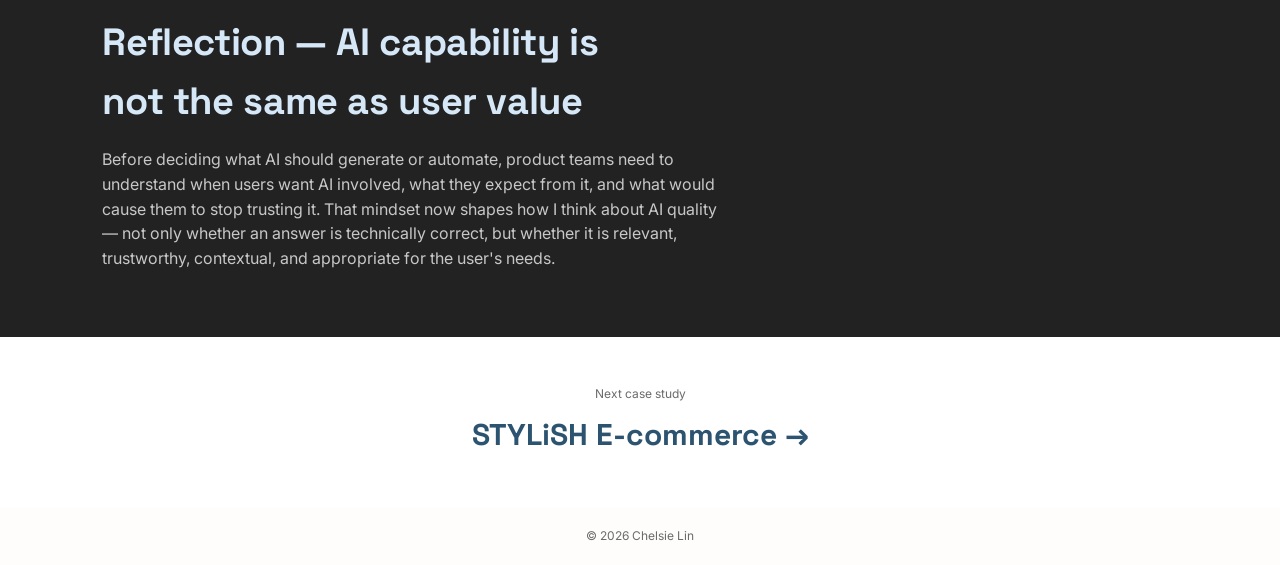
<file: projects/mental-health.html>
<!doctype html>
<html lang="en">
    <head>
        <meta charset="UTF-8" />
        <meta name="viewport" content="width=device-width, initial-scale=1" />
        <title>Designing AI Support Through User Research — Chelsie Lin</title>
        <meta
            name="description"
            content="Understanding how international graduate students think about mental health, trust, privacy, and AI-powered support."
        />
        <link rel="preconnect" href="https://fonts.googleapis.com" />
        <link rel="preconnect" href="https://fonts.gstatic.com" crossorigin />
        <link
            href="https://fonts.googleapis.com/css2?family=Space+Grotesk:wght@400;500;600;700&family=Inter:wght@400;500;600&display=swap"
            rel="stylesheet"
        />
        <link rel="stylesheet" href="../style.css" />
    </head>
    <body>
        <header class="nav is-scrolled" id="nav">
            <a href="../index.html" class="nav__logo">Chelsie Lin</a>
            <button class="nav__toggle" id="navToggle" aria-label="Open menu" aria-expanded="false">
                <span></span><span></span><span></span>
            </button>
            <nav class="nav__links" id="navLinks">
                <a href="../index.html#about">About</a>
                <a href="../index.html#projects">Projects</a>
                <a href="../resume.pdf" target="_blank" rel="noopener">Resume</a>
                <a href="../index.html#contact" class="nav__cta">CONTACT ME</a>
            </nav>
        </header>

        <main>
            <section class="case-hero">
                <a href="../index.html#projects" class="case-hero__back">&larr; All projects</a>
                <div class="case-hero__grid">
                    <div class="case-hero__media">
                        <img class="case-img" src="../assets/mental-health-cover.jpg" alt="AI Mental Health Research" />
                    </div>
                    <div class="case-hero__text">
                        <h1>Designing AI Support Through User Research</h1>
                        <p class="lede">
                            Understanding how international graduate students think about mental health, trust, privacy,
                            and AI-powered support.
                        </p>
                        <dl class="case-meta">
                            <div>
                                <dt>Role</dt>
                                <dd>UX Researcher</dd>
                            </div>
                            <div>
                                <dt>Scope</dt>
                                <dd>
                                    User Interviews, Survey, Contextual Inquiry, Competitive Analysis, Affinity Mapping,
                                    Personas, Journey Mapping
                                </dd>
                            </div>
                        </dl>
                    </div>
                </div>
            </section>

            <div class="case-body">
                <div class="case-section">
                    <p class="case-section__num">01</p>
                    <h2>Background</h2>
                    <p>
                        International graduate students often navigate academic pressure, cultural adjustment, social
                        isolation, and unfamiliar support systems at the same time. Our research explored how technology
                        &mdash; and potentially AI &mdash; could better support their mental well-being. Instead of
                        starting with an AI solution, we started with the users:
                    </p>
                    <p class="pull-quote">
                        What kind of support do international students actually need, and where should AI fit into that
                        experience?
                    </p>
                </div>

                <div class="case-section">
                    <p class="case-section__num">02</p>
                    <h2>Research approach</h2>
                    <p>I used a mixed-method approach to understand both behavior and underlying motivation:</p>
                    <div class="card-list">
                        <div>
                            <h4>Surveys</h4>
                            <p>
                                Captured broader patterns around mental health challenges, coping behaviors, and support
                                preferences.
                            </p>
                        </div>
                        <div>
                            <h4>User interviews</h4>
                            <p>Explored personal experiences, expectations, and concerns around AI-driven support.</p>
                        </div>
                        <div>
                            <h4>Contextual inquiry</h4>
                            <p>Examined how students manage stress and seek support in real-world environments.</p>
                        </div>
                        <div>
                            <h4>Competitive analysis</h4>
                            <p>Analyzed existing mental health products to identify gaps and opportunities.</p>
                        </div>
                    </div>
                </div>

                <div class="case-section">
                    <p class="case-section__num">03</p>
                    <h2>Turning research into product insights</h2>
                    <p>
                        I synthesized findings using affinity mapping to group observations into recurring themes,
                        personas to translate research into representative needs and frustrations, journey mapping to
                        trace how students move from stress to recognizing a problem to seeking (or not seeking)
                        support, and problem statements that converted patterns into product opportunities around
                        privacy, accessibility, cultural relevance, and emotional connection.
                    </p>
                </div>

                <div class="case-section">
                    <p class="case-section__num">04</p>
                    <h2>Key product insight</h2>
                    <p>
                        One of the most important findings was that AI availability alone does not create trust. Users
                        also cared about privacy and control over sensitive information, accuracy and relevance of
                        personalized support, cultural sensitivity, clear boundaries between AI and human support, and
                        the ability to access help without feeling judged.
                    </p>
                    <p>
                        This shifted the product question from &ldquo;how can we build an AI mental health app?&rdquo;
                        to:
                    </p>
                    <p class="pull-quote">Where can AI provide meaningful support without reducing trust?</p>
                </div>
            </div>

            <div class="case-body" style="padding-top: 0">
                <div class="case-section" style="border-top: none">
                    <h2>Final product</h2>
                    <p>A few screens from the finished build &mdash; more to come.</p>
                    <div class="screens-grid">
                        <div class="case-img">+ add screen</div>
                        <div class="case-img">+ add screen</div>
                        <div class="case-img">+ add screen</div>
                        <div class="case-img">+ add screen</div>
                    </div>
                </div>
            </div>

            <div class="reflection">
                <h2>Reflection — AI capability is not the same as user value</h2>
                <p>
                    Before deciding what AI should generate or automate, product teams need to understand when users
                    want AI involved, what they expect from it, and what would cause them to stop trusting it. That
                    mindset now shapes how I think about AI quality &mdash; not only whether an answer is technically
                    correct, but whether it is relevant, trustworthy, contextual, and appropriate for the user's needs.
                </p>
            </div>

            <div class="case-nav-next">
                <span>Next case study</span>
                <a href="stylish.html">STYLiSH E-commerce &rarr;</a>
            </div>
        </main>

        <footer class="footer"><span>&copy; 2026 Chelsie Lin</span></footer>
        <script src="../script.js"></script>
    </body>
</html>
</file>
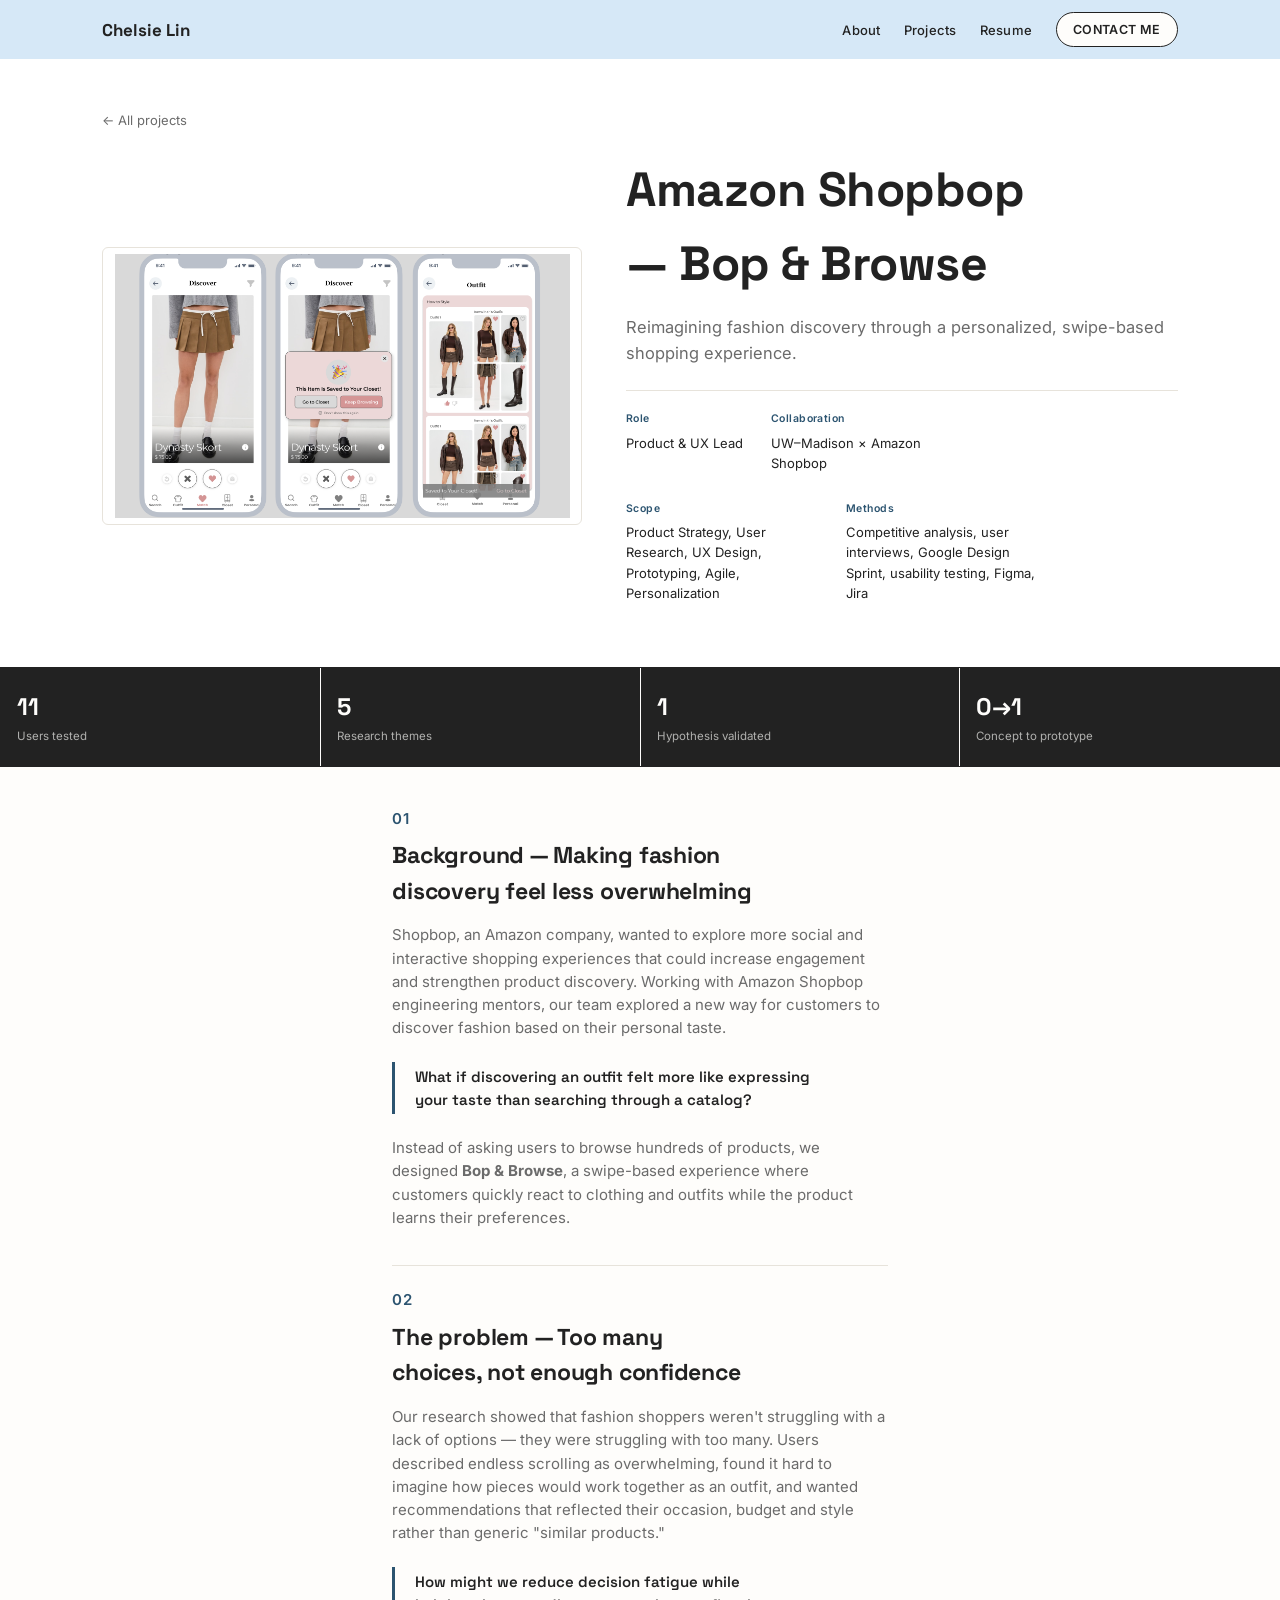
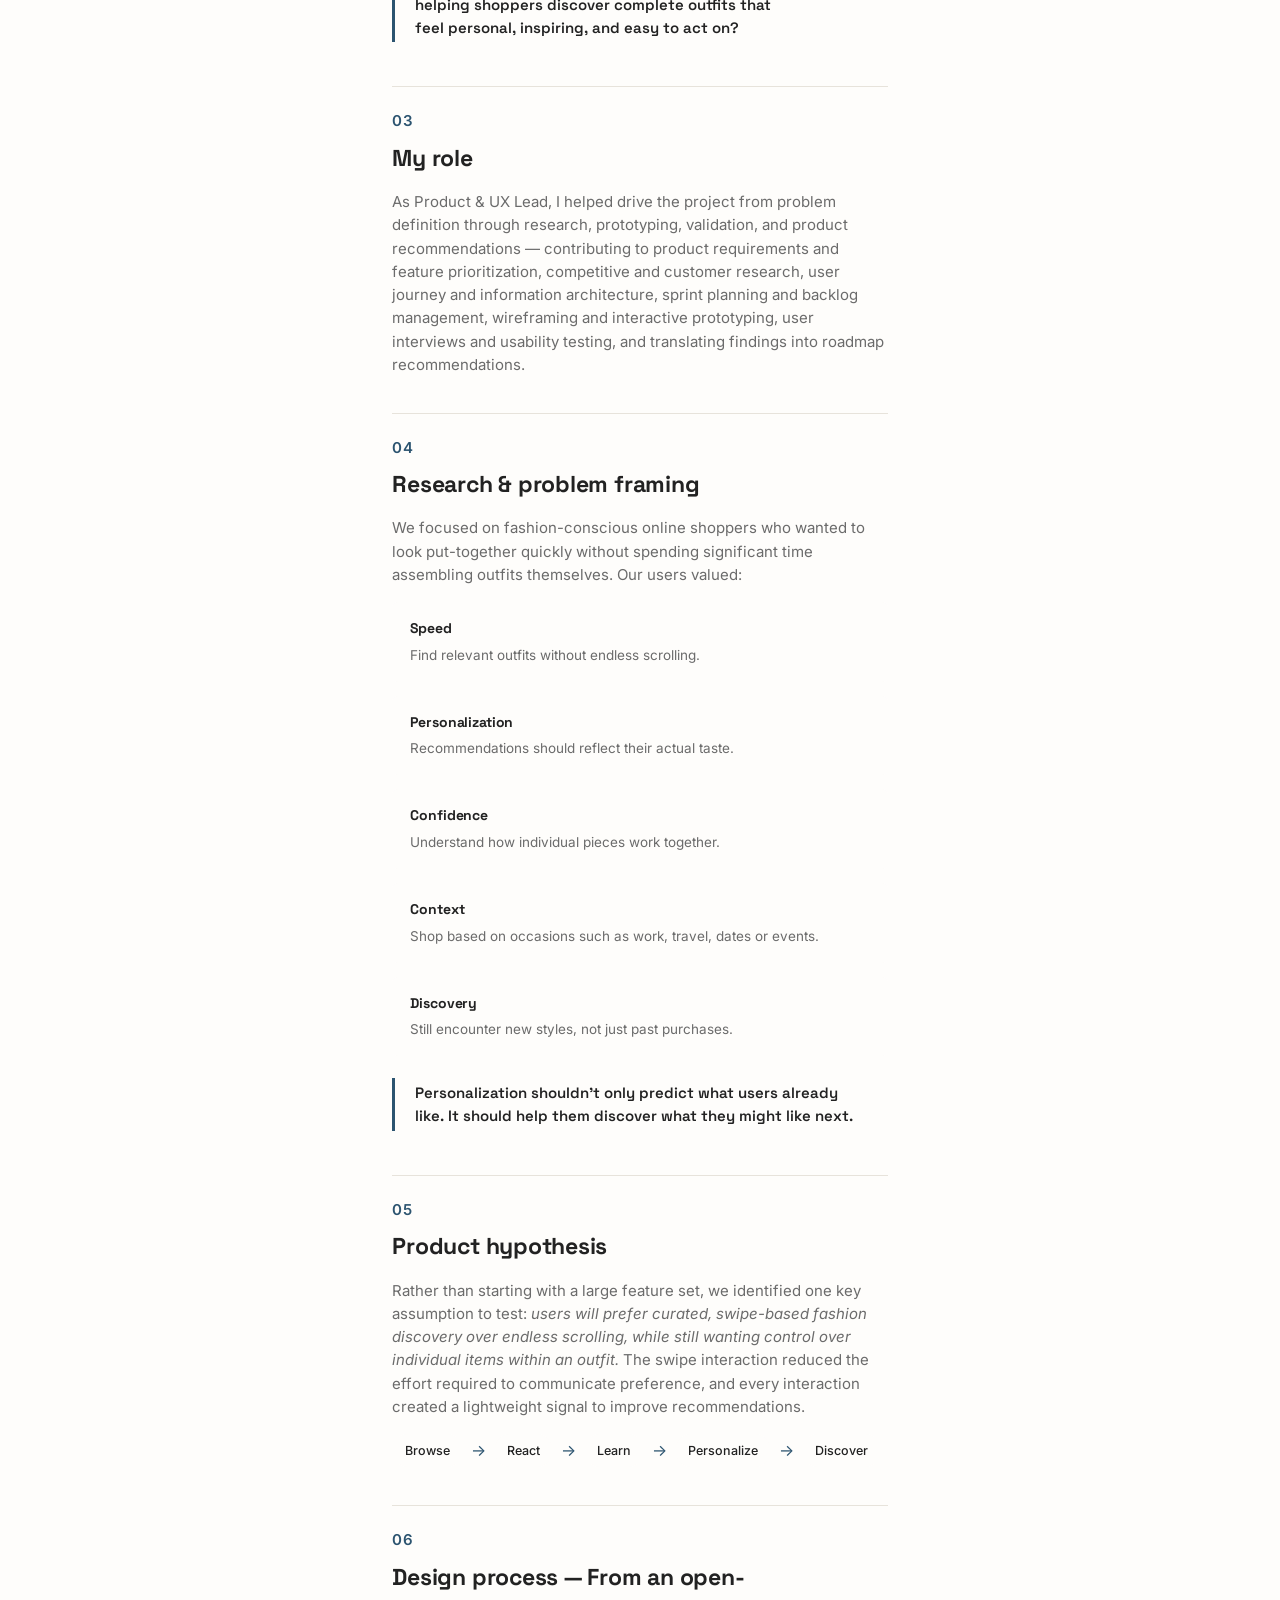
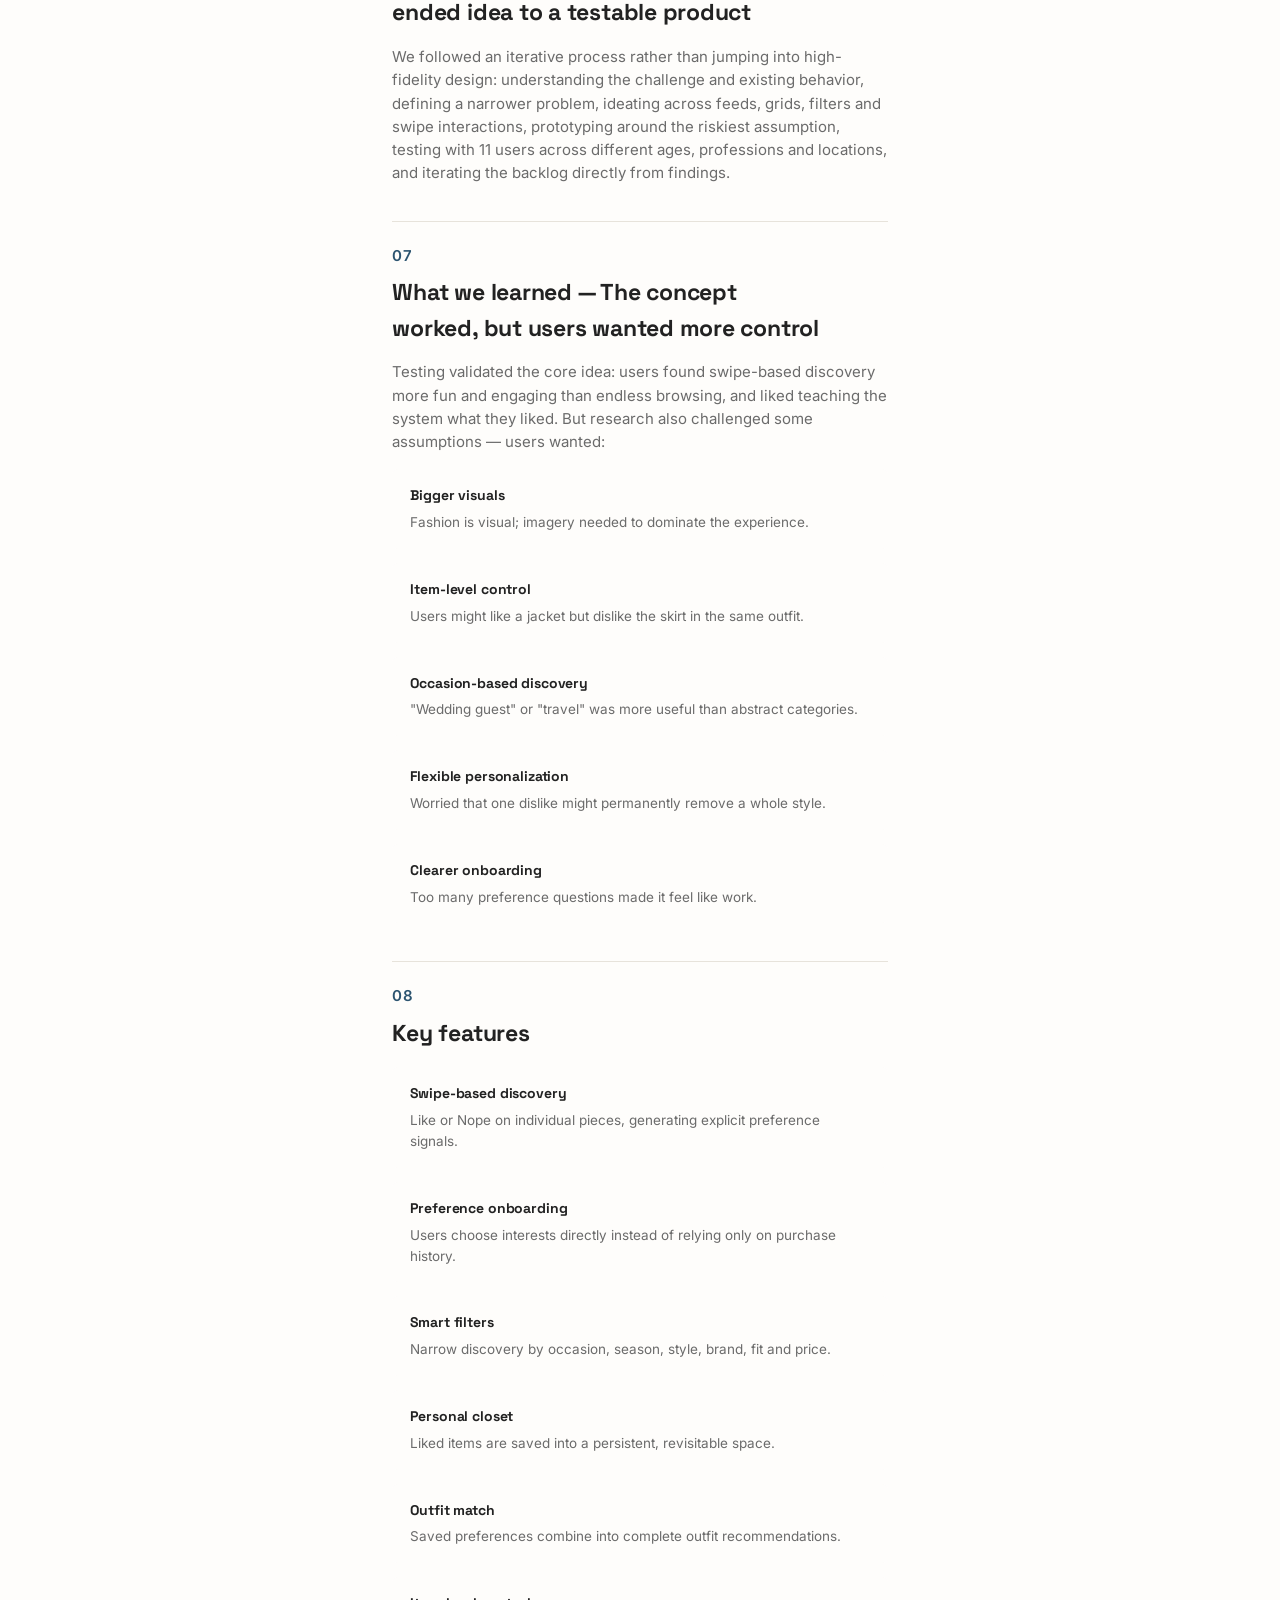
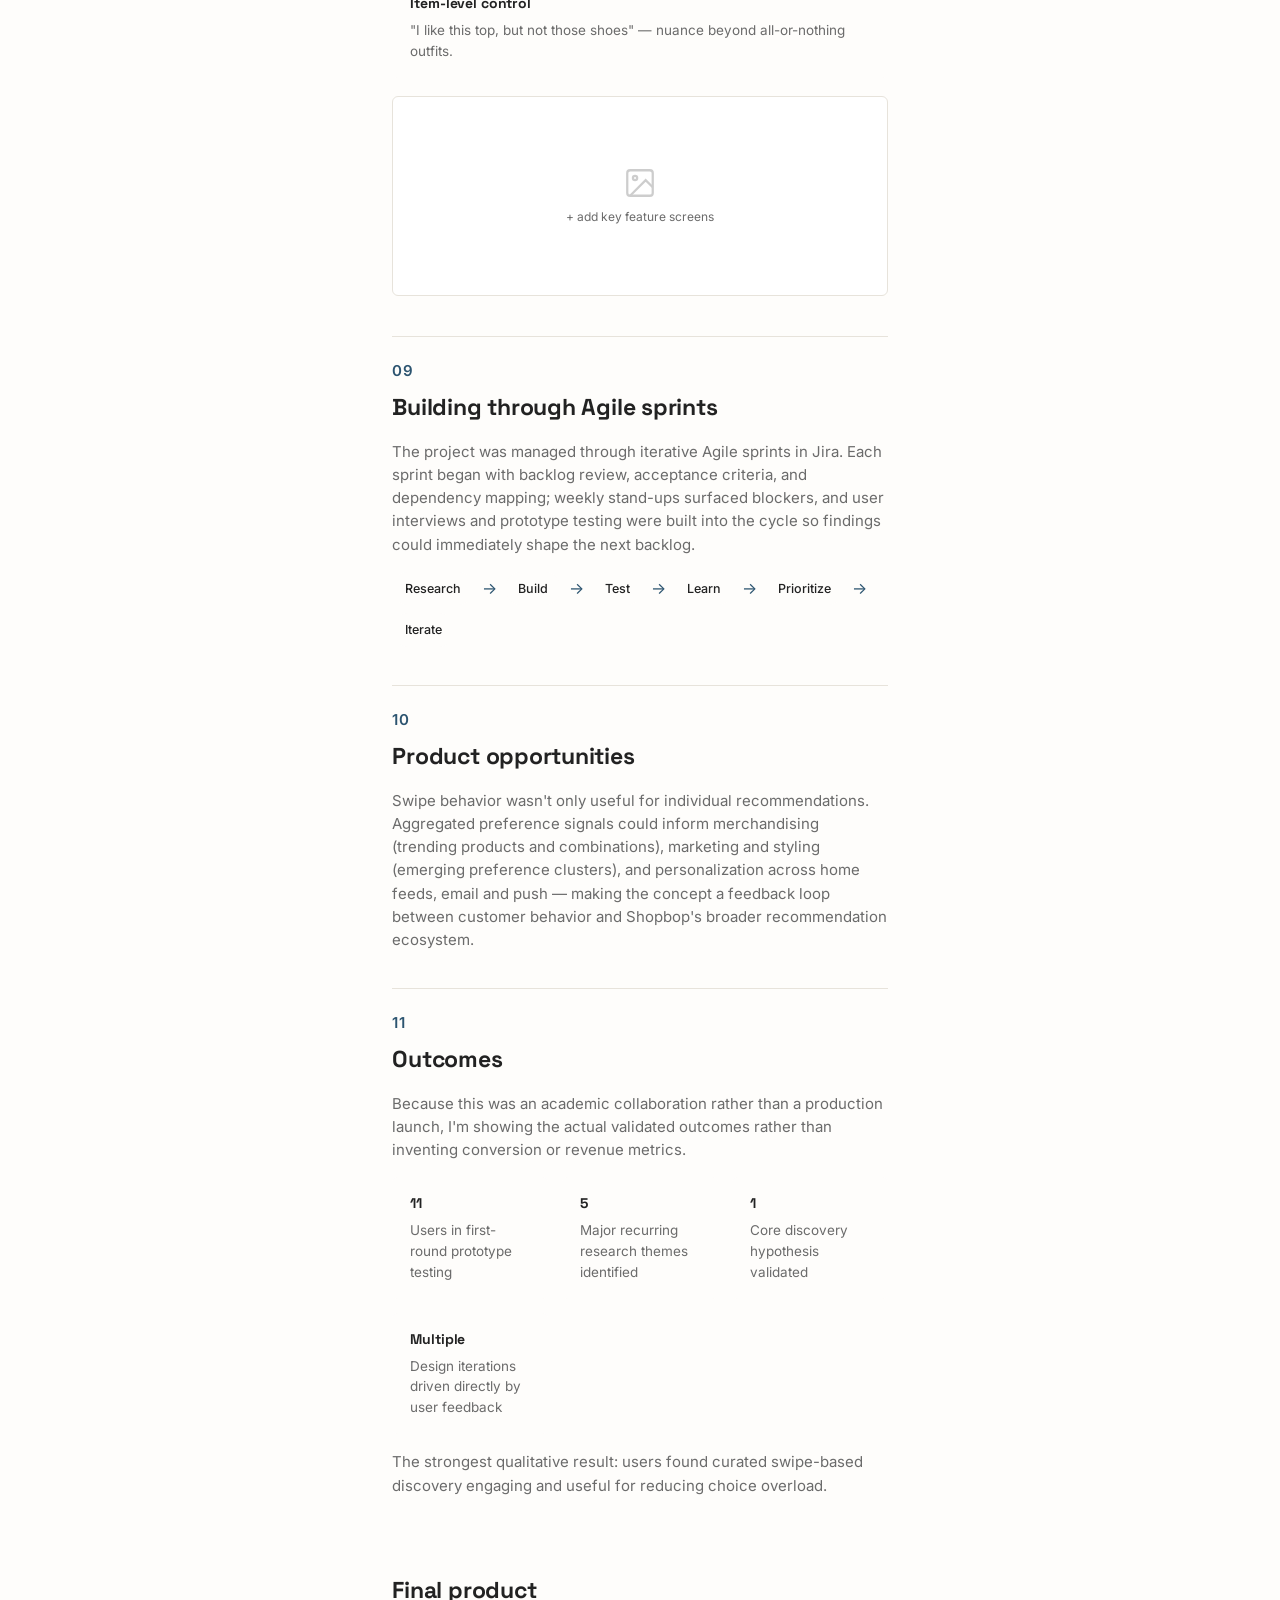
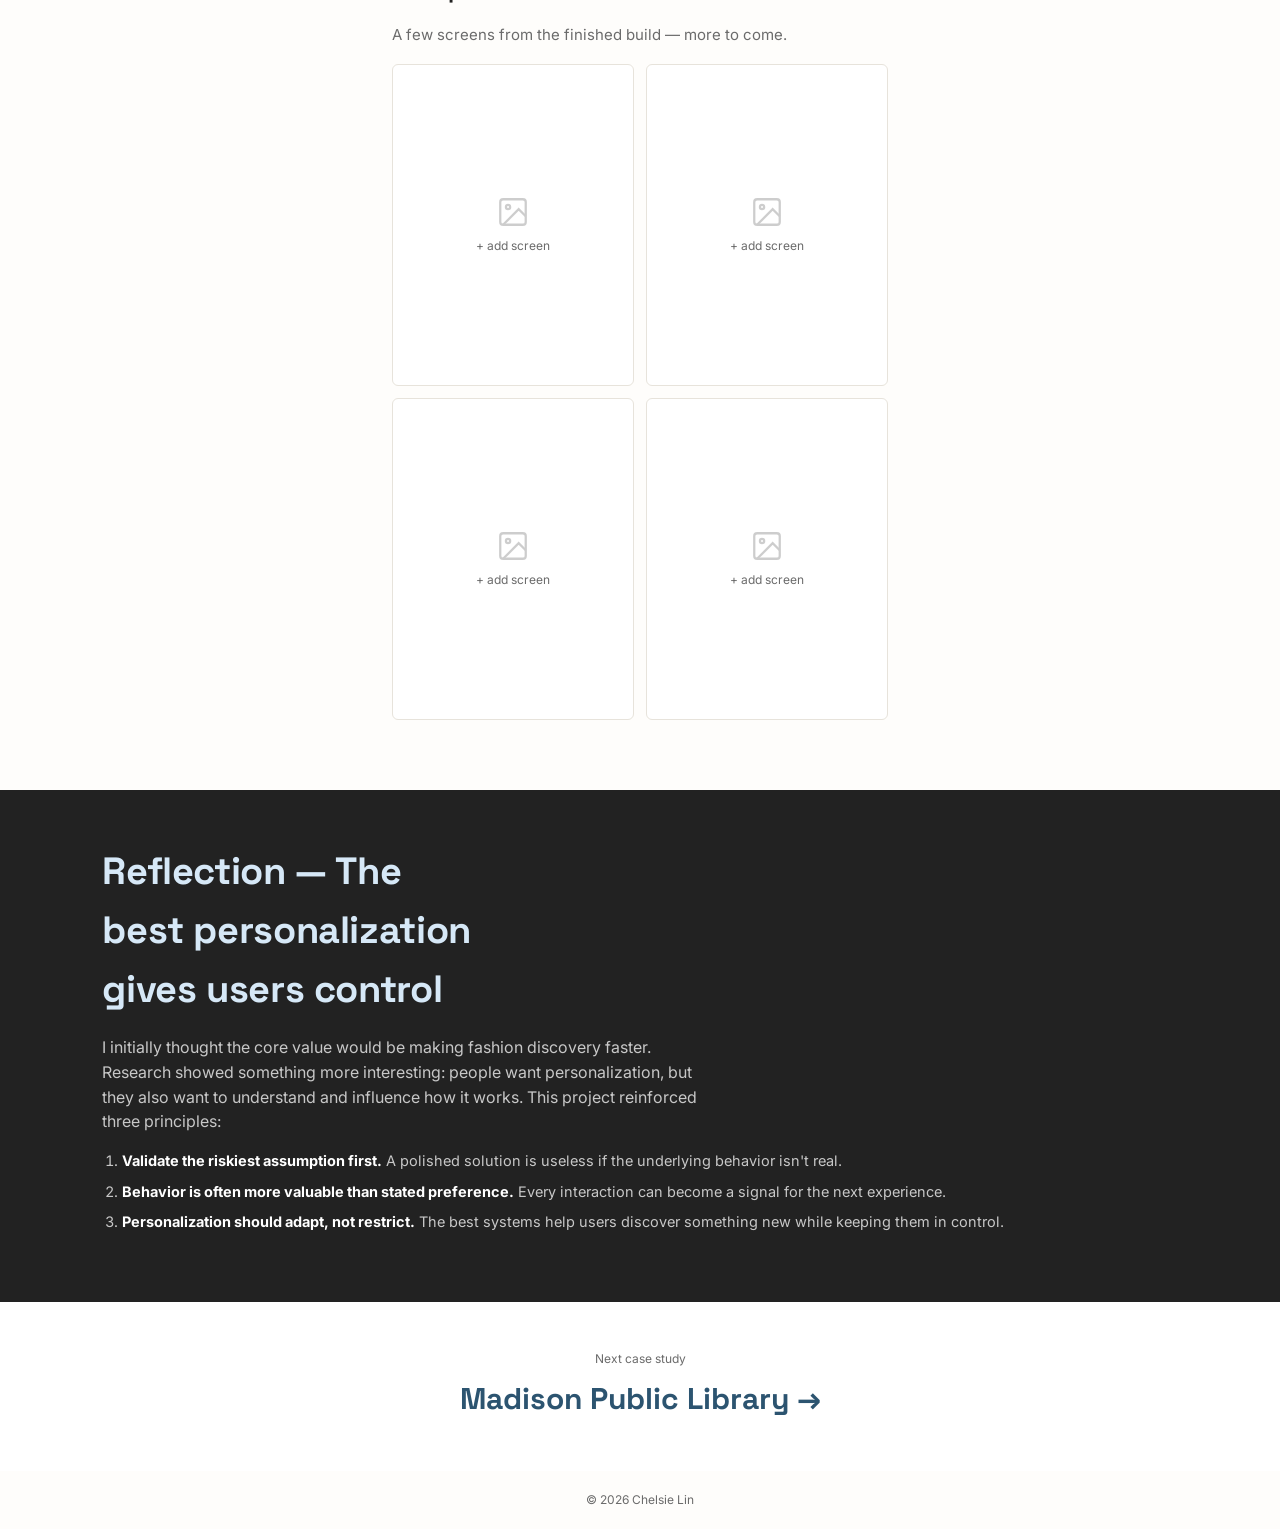
<file: projects/shopbop.html>
<!doctype html>
<html lang="en">
    <head>
        <meta charset="UTF-8" />
        <meta name="viewport" content="width=device-width, initial-scale=1" />
        <title>Amazon Shopbop — Bop &amp; Browse — Chelsie Lin</title>
        <meta
            name="description"
            content="Reimagining fashion discovery through a personalized, swipe-based shopping experience for Amazon Shopbop."
        />
        <link rel="preconnect" href="https://fonts.googleapis.com" />
        <link rel="preconnect" href="https://fonts.gstatic.com" crossorigin />
        <link
            href="https://fonts.googleapis.com/css2?family=Space+Grotesk:wght@400;500;600;700&family=Inter:wght@400;500;600&display=swap"
            rel="stylesheet"
        />
        <link rel="stylesheet" href="../style.css" />
    </head>
    <body>
        <header class="nav is-scrolled" id="nav">
            <a href="../index.html" class="nav__logo">Chelsie Lin</a>
            <button class="nav__toggle" id="navToggle" aria-label="Open menu" aria-expanded="false">
                <span></span><span></span><span></span>
            </button>
            <nav class="nav__links" id="navLinks">
                <a href="../index.html#about">About</a>
                <a href="../index.html#projects">Projects</a>
                <a href="../resume.pdf" target="_blank" rel="noopener">Resume</a>
                <a href="../index.html#contact" class="nav__cta">CONTACT ME</a>
            </nav>
        </header>

        <main>
            <section class="case-hero">
                <a href="../index.html#projects" class="case-hero__back">&larr; All projects</a>
                <div class="case-hero__grid">
                    <div class="case-hero__media">
                        <img class="case-img" src="../assets/shopbop-cover.jpg" alt="Amazon Shopbop" />
                    </div>
                    <div class="case-hero__text">
                        <h1>Amazon Shopbop — Bop &amp; Browse</h1>
                        <p class="lede">
                            Reimagining fashion discovery through a personalized, swipe-based shopping experience.
                        </p>
                        <dl class="case-meta">
                            <div>
                                <dt>Role</dt>
                                <dd>Product &amp; UX Lead</dd>
                            </div>
                            <div>
                                <dt>Collaboration</dt>
                                <dd>UW&ndash;Madison &times; Amazon Shopbop</dd>
                            </div>
                            <div>
                                <dt>Scope</dt>
                                <dd>Product Strategy, User Research, UX Design, Prototyping, Agile, Personalization</dd>
                            </div>
                            <div>
                                <dt>Methods</dt>
                                <dd>
                                    Competitive analysis, user interviews, Google Design Sprint, usability testing,
                                    Figma, Jira
                                </dd>
                            </div>
                        </dl>
                    </div>
                </div>
            </section>

            <div class="impact-strip">
                <div><span class="num">11</span><span class="label">Users tested</span></div>
                <div><span class="num">5</span><span class="label">Research themes</span></div>
                <div><span class="num">1</span><span class="label">Hypothesis validated</span></div>
                <div><span class="num">0&rarr;1</span><span class="label">Concept to prototype</span></div>
            </div>

            <div class="case-body">
                <div class="case-section">
                    <p class="case-section__num">01</p>
                    <h2>Background — Making fashion discovery feel less overwhelming</h2>
                    <p>
                        Shopbop, an Amazon company, wanted to explore more social and interactive shopping experiences
                        that could increase engagement and strengthen product discovery. Working with Amazon Shopbop
                        engineering mentors, our team explored a new way for customers to discover fashion based on
                        their personal taste.
                    </p>
                    <p class="pull-quote">
                        What if discovering an outfit felt more like expressing your taste than searching through a
                        catalog?
                    </p>
                    <p>
                        Instead of asking users to browse hundreds of products, we designed
                        <strong>Bop &amp; Browse</strong>, a swipe-based experience where customers quickly react to
                        clothing and outfits while the product learns their preferences.
                    </p>
                </div>

                <div class="case-section">
                    <p class="case-section__num">02</p>
                    <h2>The problem — Too many choices, not enough confidence</h2>
                    <p>
                        Our research showed that fashion shoppers weren't struggling with a lack of options &mdash; they
                        were struggling with too many. Users described endless scrolling as overwhelming, found it hard
                        to imagine how pieces would work together as an outfit, and wanted recommendations that
                        reflected their occasion, budget and style rather than generic "similar products."
                    </p>
                    <p class="pull-quote">
                        How might we reduce decision fatigue while helping shoppers discover complete outfits that feel
                        personal, inspiring, and easy to act on?
                    </p>
                </div>

                <div class="case-section">
                    <p class="case-section__num">03</p>
                    <h2>My role</h2>
                    <p>
                        As Product &amp; UX Lead, I helped drive the project from problem definition through research,
                        prototyping, validation, and product recommendations &mdash; contributing to product
                        requirements and feature prioritization, competitive and customer research, user journey and
                        information architecture, sprint planning and backlog management, wireframing and interactive
                        prototyping, user interviews and usability testing, and translating findings into roadmap
                        recommendations.
                    </p>
                </div>

                <div class="case-section">
                    <p class="case-section__num">04</p>
                    <h2>Research &amp; problem framing</h2>
                    <p>
                        We focused on fashion-conscious online shoppers who wanted to look put-together quickly without
                        spending significant time assembling outfits themselves. Our users valued:
                    </p>
                    <div class="card-list">
                        <div>
                            <h4>Speed</h4>
                            <p>Find relevant outfits without endless scrolling.</p>
                        </div>
                        <div>
                            <h4>Personalization</h4>
                            <p>Recommendations should reflect their actual taste.</p>
                        </div>
                        <div>
                            <h4>Confidence</h4>
                            <p>Understand how individual pieces work together.</p>
                        </div>
                        <div>
                            <h4>Context</h4>
                            <p>Shop based on occasions such as work, travel, dates or events.</p>
                        </div>
                        <div>
                            <h4>Discovery</h4>
                            <p>Still encounter new styles, not just past purchases.</p>
                        </div>
                    </div>
                    <p class="pull-quote">
                        Personalization shouldn't only predict what users already like. It should help them discover
                        what they might like next.
                    </p>
                </div>

                <div class="case-section">
                    <p class="case-section__num">05</p>
                    <h2>Product hypothesis</h2>
                    <p>
                        Rather than starting with a large feature set, we identified one key assumption to test:
                        <em
                            >users will prefer curated, swipe-based fashion discovery over endless scrolling, while
                            still wanting control over individual items within an outfit.</em
                        >
                        The swipe interaction reduced the effort required to communicate preference, and every
                        interaction created a lightweight signal to improve recommendations.
                    </p>
                    <div class="flow">
                        <span>Browse</span><em>&rarr;</em><span>React</span><em>&rarr;</em><span>Learn</span
                        ><em>&rarr;</em><span>Personalize</span><em>&rarr;</em><span>Discover</span>
                    </div>
                </div>

                <div class="case-section">
                    <p class="case-section__num">06</p>
                    <h2>Design process — From an open-ended idea to a testable product</h2>
                    <p>
                        We followed an iterative process rather than jumping into high-fidelity design: understanding
                        the challenge and existing behavior, defining a narrower problem, ideating across feeds, grids,
                        filters and swipe interactions, prototyping around the riskiest assumption, testing with 11
                        users across different ages, professions and locations, and iterating the backlog directly from
                        findings.
                    </p>
                </div>

                <div class="case-section">
                    <p class="case-section__num">07</p>
                    <h2>What we learned — The concept worked, but users wanted more control</h2>
                    <p>
                        Testing validated the core idea: users found swipe-based discovery more fun and engaging than
                        endless browsing, and liked teaching the system what they liked. But research also challenged
                        some assumptions &mdash; users wanted:
                    </p>
                    <div class="card-list">
                        <div>
                            <h4>Bigger visuals</h4>
                            <p>Fashion is visual; imagery needed to dominate the experience.</p>
                        </div>
                        <div>
                            <h4>Item-level control</h4>
                            <p>Users might like a jacket but dislike the skirt in the same outfit.</p>
                        </div>
                        <div>
                            <h4>Occasion-based discovery</h4>
                            <p>"Wedding guest" or "travel" was more useful than abstract categories.</p>
                        </div>
                        <div>
                            <h4>Flexible personalization</h4>
                            <p>Worried that one dislike might permanently remove a whole style.</p>
                        </div>
                        <div>
                            <h4>Clearer onboarding</h4>
                            <p>Too many preference questions made it feel like work.</p>
                        </div>
                    </div>
                </div>

                <div class="case-section">
                    <p class="case-section__num">08</p>
                    <h2>Key features</h2>
                    <div class="card-list">
                        <div>
                            <h4>Swipe-based discovery</h4>
                            <p>Like or Nope on individual pieces, generating explicit preference signals.</p>
                        </div>
                        <div>
                            <h4>Preference onboarding</h4>
                            <p>Users choose interests directly instead of relying only on purchase history.</p>
                        </div>
                        <div>
                            <h4>Smart filters</h4>
                            <p>Narrow discovery by occasion, season, style, brand, fit and price.</p>
                        </div>
                        <div>
                            <h4>Personal closet</h4>
                            <p>Liked items are saved into a persistent, revisitable space.</p>
                        </div>
                        <div>
                            <h4>Outfit match</h4>
                            <p>Saved preferences combine into complete outfit recommendations.</p>
                        </div>
                        <div>
                            <h4>Item-level control</h4>
                            <p>"I like this top, but not those shoes" &mdash; nuance beyond all-or-nothing outfits.</p>
                        </div>
                    </div>
                    <div class="case-img">+ add key feature screens</div>
                </div>

                <div class="case-section">
                    <p class="case-section__num">09</p>
                    <h2>Building through Agile sprints</h2>
                    <p>
                        The project was managed through iterative Agile sprints in Jira. Each sprint began with backlog
                        review, acceptance criteria, and dependency mapping; weekly stand-ups surfaced blockers, and
                        user interviews and prototype testing were built into the cycle so findings could immediately
                        shape the next backlog.
                    </p>
                    <div class="flow">
                        <span>Research</span><em>&rarr;</em><span>Build</span><em>&rarr;</em><span>Test</span
                        ><em>&rarr;</em><span>Learn</span><em>&rarr;</em><span>Prioritize</span><em>&rarr;</em
                        ><span>Iterate</span>
                    </div>
                </div>

                <div class="case-section">
                    <p class="case-section__num">10</p>
                    <h2>Product opportunities</h2>
                    <p>
                        Swipe behavior wasn't only useful for individual recommendations. Aggregated preference signals
                        could inform merchandising (trending products and combinations), marketing and styling (emerging
                        preference clusters), and personalization across home feeds, email and push &mdash; making the
                        concept a feedback loop between customer behavior and Shopbop's broader recommendation
                        ecosystem.
                    </p>
                </div>

                <div class="case-section">
                    <p class="case-section__num">11</p>
                    <h2>Outcomes</h2>
                    <p>
                        Because this was an academic collaboration rather than a production launch, I'm showing the
                        actual validated outcomes rather than inventing conversion or revenue metrics.
                    </p>
                    <div
                        class="card-list"
                        style="grid-template-columns: repeat(auto-fit, minmax(150px, 1fr)); display: grid"
                    >
                        <div>
                            <h4>11</h4>
                            <p>Users in first-round prototype testing</p>
                        </div>
                        <div>
                            <h4>5</h4>
                            <p>Major recurring research themes identified</p>
                        </div>
                        <div>
                            <h4>1</h4>
                            <p>Core discovery hypothesis validated</p>
                        </div>
                        <div>
                            <h4>Multiple</h4>
                            <p>Design iterations driven directly by user feedback</p>
                        </div>
                    </div>
                    <p>
                        The strongest qualitative result: users found curated swipe-based discovery engaging and useful
                        for reducing choice overload.
                    </p>
                </div>
            </div>

            <div class="case-body" style="padding-top: 0">
                <div class="case-section" style="border-top: none">
                    <h2>Final product</h2>
                    <p>A few screens from the finished build &mdash; more to come.</p>
                    <div class="screens-grid">
                        <div class="case-img">+ add screen</div>
                        <div class="case-img">+ add screen</div>
                        <div class="case-img">+ add screen</div>
                        <div class="case-img">+ add screen</div>
                    </div>
                </div>
            </div>

            <div class="reflection">
                <h2>Reflection — The best personalization gives users control</h2>
                <p>
                    I initially thought the core value would be making fashion discovery faster. Research showed
                    something more interesting: people want personalization, but they also want to understand and
                    influence how it works. This project reinforced three principles:
                </p>
                <ol>
                    <li>
                        <strong>Validate the riskiest assumption first.</strong> A polished solution is useless if the
                        underlying behavior isn't real.
                    </li>
                    <li>
                        <strong>Behavior is often more valuable than stated preference.</strong> Every interaction can
                        become a signal for the next experience.
                    </li>
                    <li>
                        <strong>Personalization should adapt, not restrict.</strong> The best systems help users
                        discover something new while keeping them in control.
                    </li>
                </ol>
            </div>

            <div class="case-nav-next">
                <span>Next case study</span>
                <a href="library.html">Madison Public Library &rarr;</a>
            </div>
        </main>

        <footer class="footer"><span>&copy; 2026 Chelsie Lin</span></footer>
        <script src="../script.js"></script>
    </body>
</html>
</file>
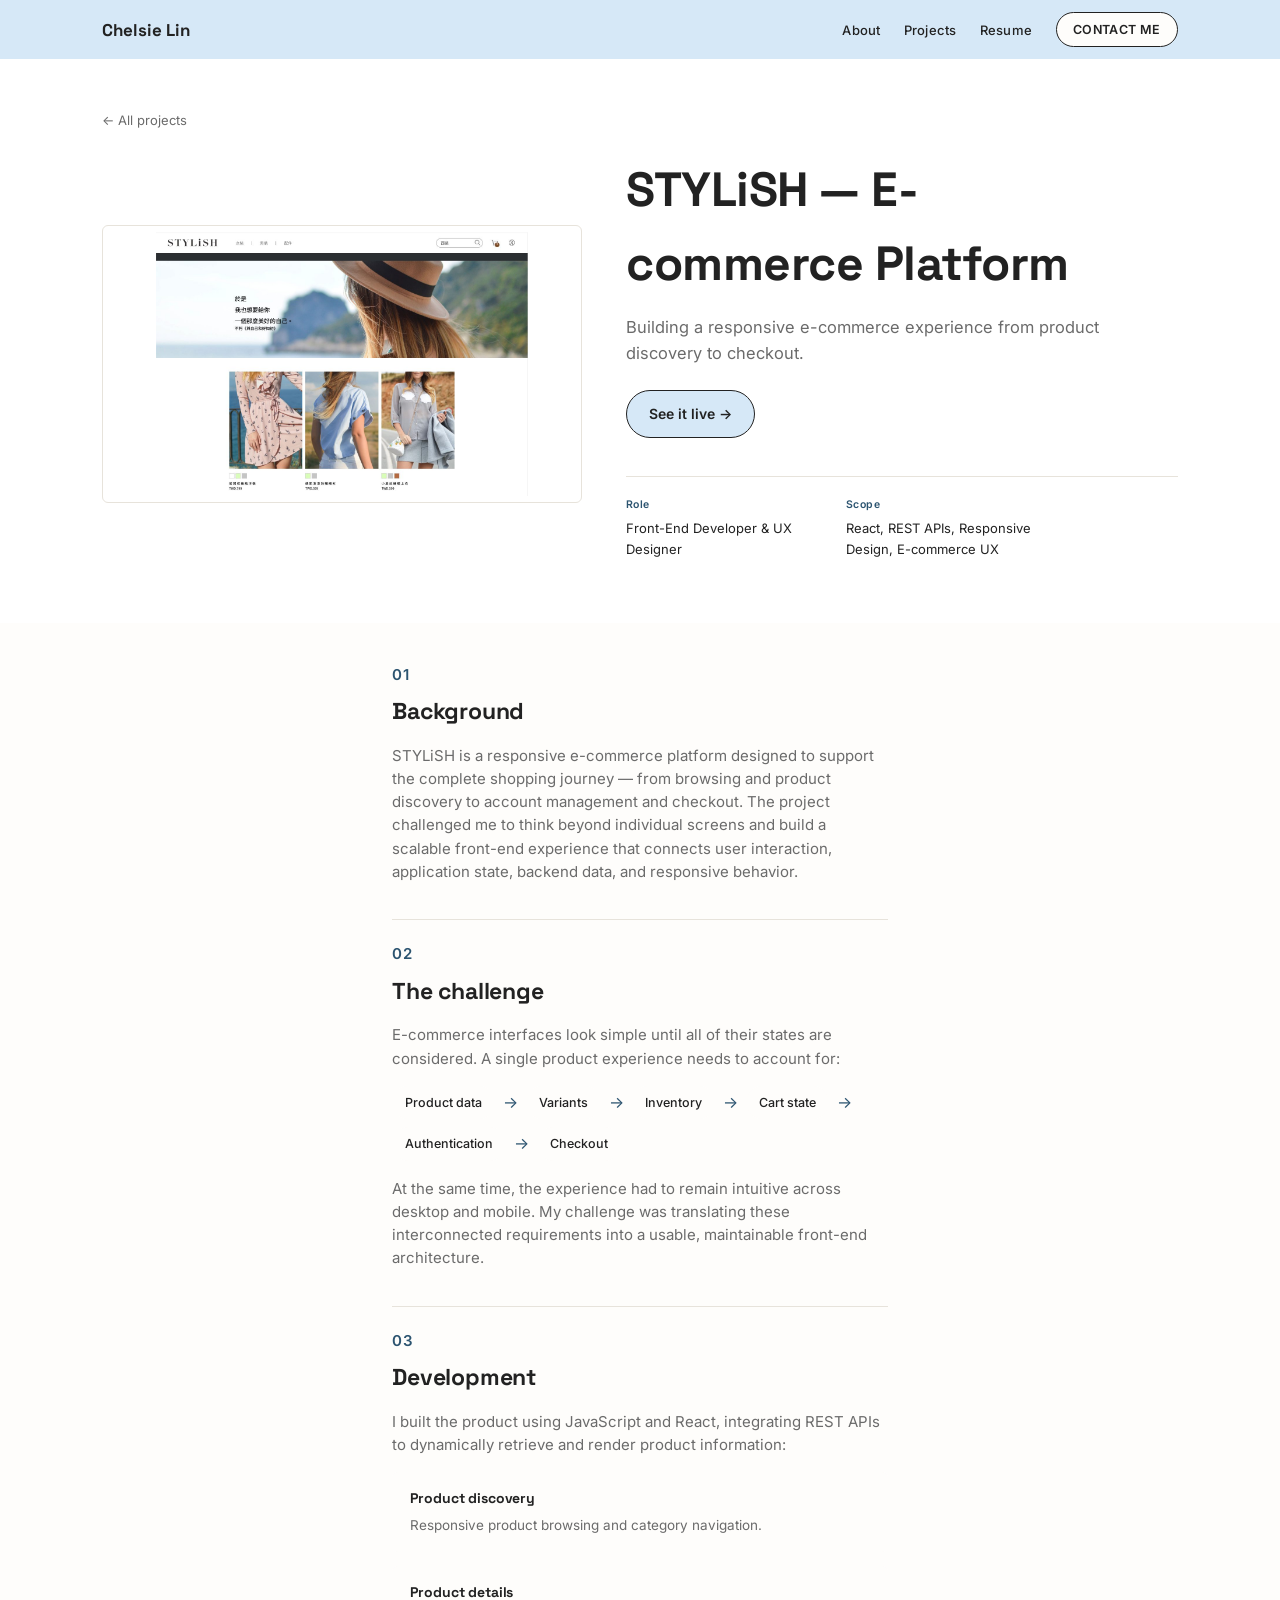
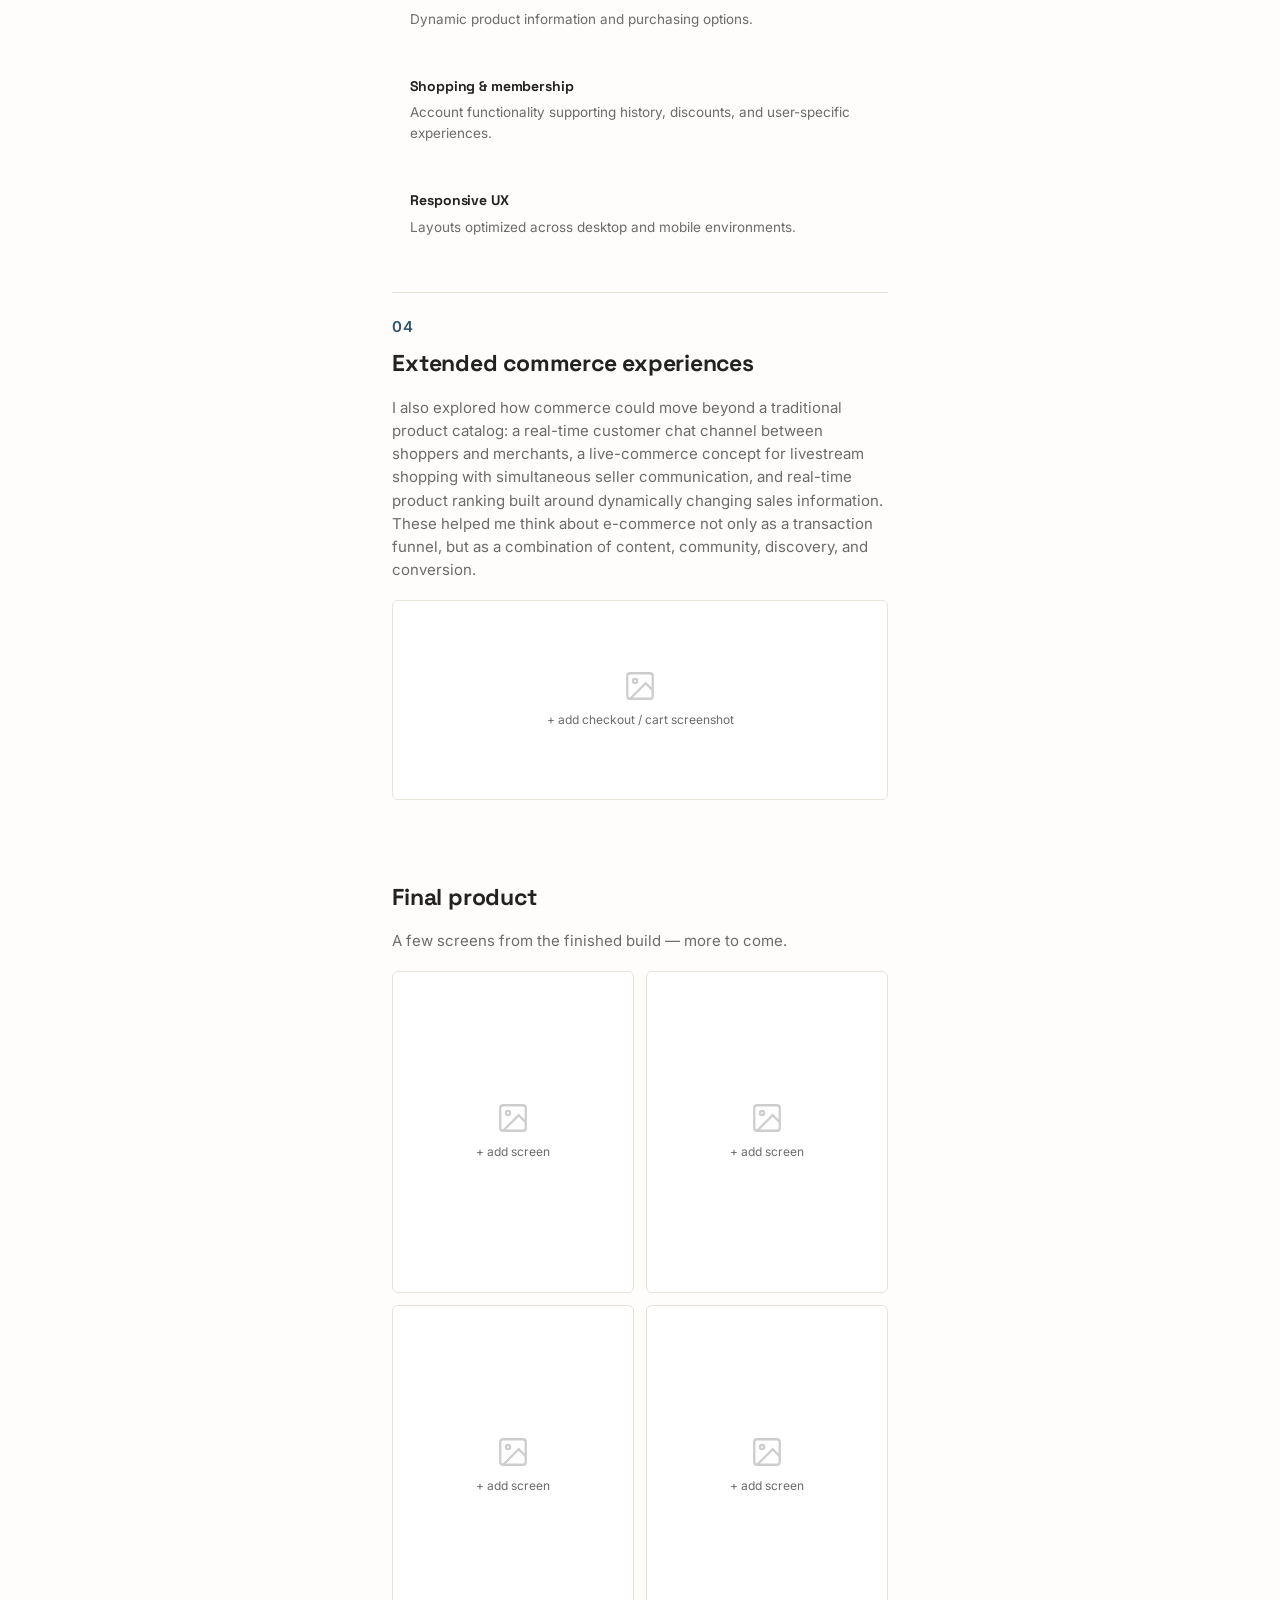
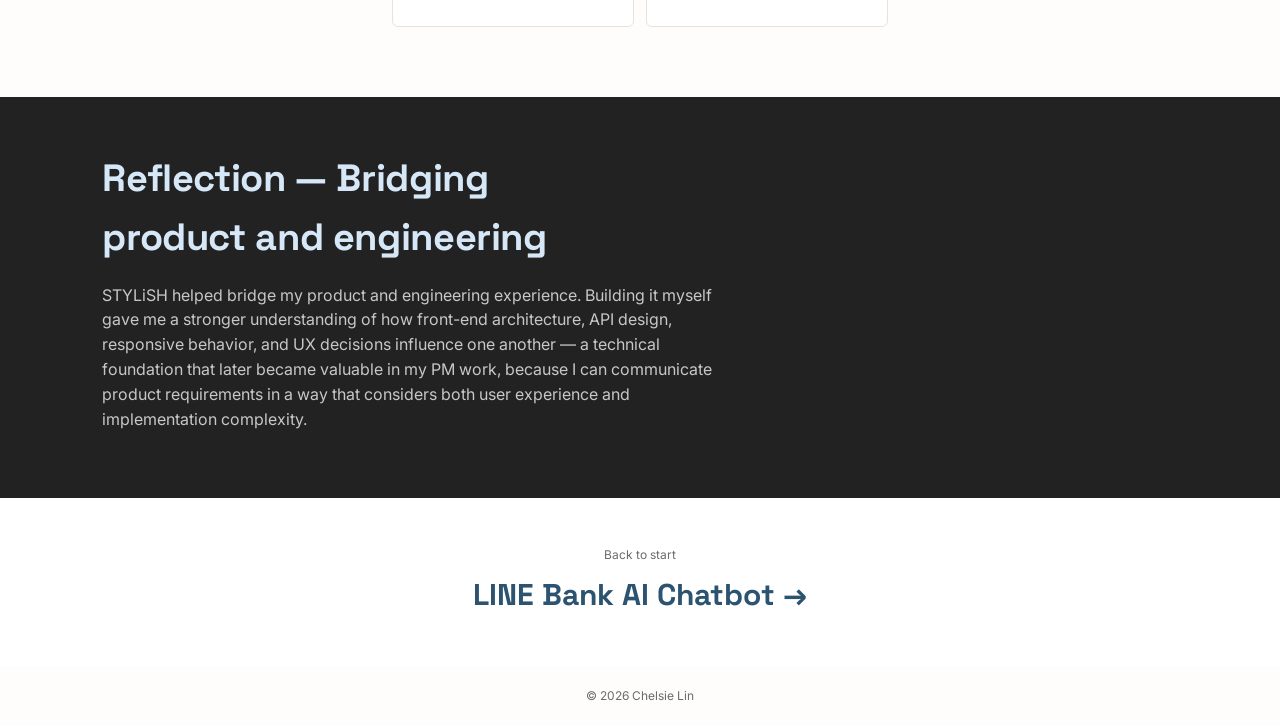
<file: projects/stylish.html>
<!doctype html>
<html lang="en">
    <head>
        <meta charset="UTF-8" />
        <meta name="viewport" content="width=device-width, initial-scale=1" />
        <title>STYLiSH — E-commerce Platform — Chelsie Lin</title>
        <meta
            name="description"
            content="Building a responsive e-commerce experience from product discovery to checkout."
        />
        <link rel="preconnect" href="https://fonts.googleapis.com" />
        <link rel="preconnect" href="https://fonts.gstatic.com" crossorigin />
        <link
            href="https://fonts.googleapis.com/css2?family=Space+Grotesk:wght@400;500;600;700&family=Inter:wght@400;500;600&display=swap"
            rel="stylesheet"
        />
        <link rel="stylesheet" href="../style.css" />
    </head>
    <body>
        <header class="nav is-scrolled" id="nav">
            <a href="../index.html" class="nav__logo">Chelsie Lin</a>
            <button class="nav__toggle" id="navToggle" aria-label="Open menu" aria-expanded="false">
                <span></span><span></span><span></span>
            </button>
            <nav class="nav__links" id="navLinks">
                <a href="../index.html#about">About</a>
                <a href="../index.html#projects">Projects</a>
                <a href="../resume.pdf" target="_blank" rel="noopener">Resume</a>
                <a href="../index.html#contact" class="nav__cta">CONTACT ME</a>
            </nav>
        </header>

        <main>
            <section class="case-hero">
                <a href="../index.html#projects" class="case-hero__back">&larr; All projects</a>
                <div class="case-hero__grid">
                    <div class="case-hero__media">
                        <img class="case-img" src="../assets/stylish-cover.jpg" alt="STYLiSH E-commerce" />
                    </div>
                    <div class="case-hero__text">
                        <h1>STYLiSH — E-commerce Platform</h1>
                        <p class="lede">
                            Building a responsive e-commerce experience from product discovery to checkout.
                        </p>
                        <a
                            class="hero__cta hero__cta--outline"
                            href="https://your-link-here.com"
                            target="_blank"
                            rel="noopener"
                            >See it live &rarr;</a
                        >
                        <dl class="case-meta">
                            <div>
                                <dt>Role</dt>
                                <dd>Front-End Developer &amp; UX Designer</dd>
                            </div>
                            <div>
                                <dt>Scope</dt>
                                <dd>React, REST APIs, Responsive Design, E-commerce UX</dd>
                            </div>
                        </dl>
                    </div>
                </div>
            </section>

            <div class="case-body">
                <div class="case-section">
                    <p class="case-section__num">01</p>
                    <h2>Background</h2>
                    <p>
                        STYLiSH is a responsive e-commerce platform designed to support the complete shopping journey
                        &mdash; from browsing and product discovery to account management and checkout. The project
                        challenged me to think beyond individual screens and build a scalable front-end experience that
                        connects user interaction, application state, backend data, and responsive behavior.
                    </p>
                </div>

                <div class="case-section">
                    <p class="case-section__num">02</p>
                    <h2>The challenge</h2>
                    <p>
                        E-commerce interfaces look simple until all of their states are considered. A single product
                        experience needs to account for:
                    </p>
                    <div class="flow">
                        <span>Product data</span><em>&rarr;</em><span>Variants</span><em>&rarr;</em
                        ><span>Inventory</span><em>&rarr;</em><span>Cart state</span><em>&rarr;</em
                        ><span>Authentication</span><em>&rarr;</em><span>Checkout</span>
                    </div>
                    <p>
                        At the same time, the experience had to remain intuitive across desktop and mobile. My challenge
                        was translating these interconnected requirements into a usable, maintainable front-end
                        architecture.
                    </p>
                </div>

                <div class="case-section">
                    <p class="case-section__num">03</p>
                    <h2>Development</h2>
                    <p>
                        I built the product using JavaScript and React, integrating REST APIs to dynamically retrieve
                        and render product information:
                    </p>
                    <div class="card-list">
                        <div>
                            <h4>Product discovery</h4>
                            <p>Responsive product browsing and category navigation.</p>
                        </div>
                        <div>
                            <h4>Product details</h4>
                            <p>Dynamic product information and purchasing options.</p>
                        </div>
                        <div>
                            <h4>Shopping &amp; membership</h4>
                            <p>Account functionality supporting history, discounts, and user-specific experiences.</p>
                        </div>
                        <div>
                            <h4>Responsive UX</h4>
                            <p>Layouts optimized across desktop and mobile environments.</p>
                        </div>
                    </div>
                </div>

                <div class="case-section">
                    <p class="case-section__num">04</p>
                    <h2>Extended commerce experiences</h2>
                    <p>
                        I also explored how commerce could move beyond a traditional product catalog: a real-time
                        customer chat channel between shoppers and merchants, a live-commerce concept for livestream
                        shopping with simultaneous seller communication, and real-time product ranking built around
                        dynamically changing sales information. These helped me think about e-commerce not only as a
                        transaction funnel, but as a combination of content, community, discovery, and conversion.
                    </p>
                    <div class="case-img">+ add checkout / cart screenshot</div>
                </div>
            </div>

            <div class="case-body" style="padding-top: 0">
                <div class="case-section" style="border-top: none">
                    <h2>Final product</h2>
                    <p>A few screens from the finished build &mdash; more to come.</p>
                    <div class="screens-grid">
                        <div class="case-img">+ add screen</div>
                        <div class="case-img">+ add screen</div>
                        <div class="case-img">+ add screen</div>
                        <div class="case-img">+ add screen</div>
                    </div>
                </div>
            </div>

            <div class="reflection">
                <h2>Reflection — Bridging product and engineering</h2>
                <p>
                    STYLiSH helped bridge my product and engineering experience. Building it myself gave me a stronger
                    understanding of how front-end architecture, API design, responsive behavior, and UX decisions
                    influence one another &mdash; a technical foundation that later became valuable in my PM work,
                    because I can communicate product requirements in a way that considers both user experience and
                    implementation complexity.
                </p>
            </div>

            <div class="case-nav-next">
                <span>Back to start</span>
                <a href="line-bank.html">LINE Bank AI Chatbot &rarr;</a>
            </div>
        </main>

        <footer class="footer"><span>&copy; 2026 Chelsie Lin</span></footer>
        <script src="../script.js"></script>
    </body>
</html>
</file>
<file: style.css>
:root {
    --cream: #fefdfb;
    --ink: #222222;
    --ink-soft: #6b6b6b;
    --blue: #d6e8f7;
    --blue-deep: #2c5470;
    --paper: #ffffff;
    --border: #e7e3db;
    --display: 'Space Grotesk', sans-serif;
    --sans: 'Inter', sans-serif;
}

* {
    box-sizing: border-box;
}
html {
    scroll-behavior: smooth;
    scroll-padding-top: 76px;
}
body {
    margin: 0;
    font-family: var(--sans);
    color: var(--ink);
    background: var(--cream);
    line-height: 1.55;
}
h1,
h2,
h3,
h4 {
    font-family: var(--display);
    font-weight: 800;
    margin: 0;
    color: var(--ink);
    letter-spacing: -0.01em;
    text-wrap: balance;
}
p {
    margin: 0 0 0.9rem;
    max-width: 62ch;
    color: var(--ink-soft);
}
a {
    color: inherit;
    text-decoration: none;
}
section {
    padding: 52px 8vw;
}
h2 {
    font-size: clamp(26px, 3.6vw, 38px);
    margin-bottom: 28px;
}

/* Nav */
.nav {
    position: sticky;
    top: 0;
    z-index: 50;
    display: flex;
    align-items: center;
    justify-content: space-between;
    padding: 12px 8vw;
    background: var(--blue);
    transition: box-shadow 0.3s ease;
}
.nav.is-scrolled {
    box-shadow: 0 2px 14px rgba(0, 0, 0, 0.08);
}
.nav__logo {
    font-family: var(--display);
    font-weight: 700;
    font-size: 17px;
    color: var(--ink);
}
.nav__links {
    display: flex;
    align-items: center;
    gap: 24px;
}
.nav__links a {
    font-size: 13px;
    font-weight: 500;
    color: var(--ink);
    transition: opacity 0.2s ease;
    letter-spacing: 0.01em;
}
.nav__links a:hover {
    opacity: 0.65;
}
.nav__links a.nav__cta {
    background: var(--cream);
    color: var(--ink);
    border: 1px solid var(--ink);
    padding: 7px 16px;
    border-radius: 999px;
    font-weight: 600;
    font-size: 12.5px;
    letter-spacing: 0.03em;
}
.nav__links a.nav__cta:hover {
    opacity: 0.75;
}
.nav__toggle {
    display: none;
    flex-direction: column;
    gap: 5px;
    background: none;
    border: none;
    cursor: pointer;
    padding: 6px;
}
.nav__toggle span {
    width: 22px;
    height: 2px;
    background: var(--ink);
}

/* Hero */
.hero {
    padding: 40px 8vw 0;
}
.hero__inner {
    display: grid;
    grid-template-columns: 300px 1fr;
    gap: 48px;
    align-items: center;
}
.hero__photo {
    aspect-ratio: 1/1;
    border-radius: 10px;
    overflow: hidden;
    border: 1px solid var(--ink);
}
.hero__photo img {
    width: 100%;
    height: 100%;
    object-fit: cover;
}
.hero__eyebrow {
    font-size: 13px;
    font-weight: 600;
    color: var(--blue-deep);
    letter-spacing: 0.02em;
    margin-bottom: 10px;
}
.hero__name {
    font-size: clamp(44px, 6.2vw, 84px);
    line-height: 0.96;
    margin-bottom: 14px;
}
.hero__tagline {
    font-size: 17px;
    max-width: 46ch;
    margin-bottom: 22px;
}
.hero__cta {
    display: inline-block;
    font-size: 14px;
    font-weight: 600;
    padding: 12px 22px;
    border-radius: 999px;
    margin-bottom: 22px;
    transition: transform 0.15s ease;
}
.hero__cta--outline {
    background: var(--blue);
    color: var(--ink);
    border: 1px solid var(--ink);
}
.hero__cta:hover {
    transform: translateY(-2px);
}
.hero__social {
    display: flex;
    gap: 18px;
}
.hero__social a {
    font-size: 13px;
    font-weight: 500;
    color: var(--ink-soft);
    border-bottom: 1px solid var(--border);
    padding-bottom: 2px;
}
.hero__social a:hover {
    color: var(--ink);
    border-color: var(--ink);
}

/* Marquee */
.marquee {
    background: var(--ink);
    overflow: hidden;
    padding: 14px 0;
    margin-top: 48px;
}
.marquee__track {
    display: flex;
    width: max-content;
    gap: 36px;
    align-items: center;
    animation: scroll 32s linear infinite;
}
.marquee__track span {
    font-family: var(--display);
    font-weight: 700;
    font-size: 18px;
    color: var(--cream);
    white-space: nowrap;
}
.marquee__track .dot {
    color: var(--blue);
    font-size: 13px;
}
@keyframes scroll {
    from {
        transform: translateX(0);
    }
    to {
        transform: translateX(-50%);
    }
}
@media (prefers-reduced-motion: reduce) {
    .marquee__track {
        animation: none;
    }
}

/* About */
.about__grid {
    display: grid;
    grid-template-columns: 1fr 1.3fr;
    gap: 48px;
    align-items: start;
}
.about__gallery {
    display: grid;
    grid-template-columns: 1fr 1fr;
    gap: 14px 12px;
    align-items: start;
}
.about__gallery figure {
    margin: 0;
}
.about__gallery figure:first-child {
    grid-column: 1 / -1;
}
.about__gallery .case-img {
    min-height: 0;
    margin: 0;
}
.about__gallery figure:first-child .case-img {
    aspect-ratio: 1477/1108;
}
.about__gallery figure:nth-child(2) .case-img,
.about__gallery figure:nth-child(3) .case-img {
    aspect-ratio: 1478/1108;
    object-fit: cover;
    padding: 0;
}
.about__gallery figcaption {
    font-size: 11px;
    font-style: italic;
    color: var(--ink-soft);
    margin-top: 6px;
    text-align: center;
}
.about__stats {
    display: grid;
    grid-template-columns: 1fr 1fr;
    gap: 16px;
    margin-top: 24px;
}
.stat {
    background: var(--paper);
    border: 1px solid var(--border);
    border-radius: 6px;
    padding: 18px 18px;
}
.stat__num {
    display: block;
    font-family: var(--display);
    font-size: 28px;
    font-weight: 700;
    color: var(--ink);
}
.stat__label {
    display: block;
    font-size: 12.5px;
    color: var(--ink-soft);
    margin-top: 4px;
}

/* Projects */
.projects {
    background: var(--cream);
}
.tier-label {
    font-size: 13px;
    font-weight: 600;
    color: var(--blue-deep);
    margin: 8px 0 18px;
}
.tier-label:first-of-type {
    margin-top: 0;
}

.featured-grid {
    display: grid;
    grid-template-columns: repeat(auto-fill, minmax(300px, 1fr));
    gap: 20px;
}
.panel {
    display: flex;
    flex-direction: column;
    justify-content: space-between;
    border-radius: 8px;
    position: relative;
    overflow: hidden;
    background: var(--ink);
    color: var(--cream);
    border: 1px solid rgba(255, 255, 255, 0.1);
    transition: transform 0.15s ease;
}
.panel:hover {
    transform: translateY(-3px);
}
.panel__media .case-img {
    aspect-ratio: 1387/804;
    min-height: 0;
    margin: 0;
    border-radius: 0;
    background: rgba(255, 255, 255, 0.06);
    border: none;
    border-bottom: 1px solid rgba(255, 255, 255, 0.1);
    color: rgba(254, 253, 251, 0.5);
}
.panel__media .case-img::before {
    background-color: var(--cream);
}
.panel__body {
    padding: 22px 22px 18px;
    flex: 1;
}
.panel__role {
    display: block;
    font-size: 11.5px;
    font-weight: 600;
    letter-spacing: 0.02em;
    margin-bottom: 10px;
    opacity: 0.75;
}
.panel h3 {
    font-size: 20px;
    line-height: 1.14;
    margin-bottom: 8px;
    color: var(--cream);
}
.panel p {
    font-size: 13.5px;
    margin-bottom: 0;
    max-width: 34ch;
    color: rgba(254, 253, 251, 0.68);
}
.panel__impact {
    display: block;
    font-size: 12px;
    font-weight: 500;
    margin: 0 22px 20px;
    padding-top: 12px;
    border-top: 1px solid rgba(255, 255, 255, 0.18);
    opacity: 0.55;
}
.panel__impact-text {
    opacity: 1;
}

.selected-grid {
    display: grid;
    grid-template-columns: repeat(auto-fill, minmax(270px, 1fr));
    gap: 18px;
    margin-top: 32px;
}
.mini-card {
    display: flex;
    flex-direction: column;
    background: var(--paper);
    border: 1px solid var(--border);
    border-radius: 8px;
    overflow: hidden;
    transition:
        transform 0.15s ease,
        border-color 0.15s ease;
}
.mini-card:hover {
    transform: translateY(-3px);
    border-color: var(--ink);
}
.mini-card__media .case-img {
    aspect-ratio: 1387/804;
    min-height: 0;
    margin: 0;
    border-radius: 0;
    border: none;
    border-bottom: 1px solid var(--border);
}
.mini-card__body {
    padding: 16px 18px 18px;
}
.mini-card__role {
    display: inline-block;
    font-size: 11px;
    font-weight: 600;
    color: var(--blue-deep);
    background: var(--blue);
    padding: 3px 10px;
    border-radius: 999px;
    margin-bottom: 10px;
}
.mini-card h3 {
    font-size: 16.5px;
    line-height: 1.2;
    margin-bottom: 6px;
    white-space: nowrap;
    overflow: hidden;
    text-overflow: ellipsis;
}
.mini-card p {
    font-size: 13px;
    margin: 0;
}

/* Background / experience */
.background {
    background: var(--cream);
}
.background__grid {
    display: grid;
    grid-template-columns: 1fr 1.2fr 1.8fr;
    gap: 36px;
    align-items: start;
}
.background__photo-col {
    display: flex;
    flex-direction: column;
    gap: 14px;
}
.background__photo.case-img {
    aspect-ratio: 1108/1477;
    min-height: 0;
    margin: 0;
}
.background__quote {
    margin: 0;
    padding: 0;
    font-family: var(--display);
    font-size: 14px;
    font-style: italic;
    color: var(--ink);
    line-height: 1.4;
    border: none;
}
.background__quote cite {
    display: block;
    margin-top: 6px;
    font-family: var(--sans);
    font-style: normal;
    font-size: 11.5px;
    color: var(--ink-soft);
}
.background__skills h3,
.background__history h3 {
    font-size: 14px;
    margin-bottom: 14px;
}
.pills {
    display: flex;
    flex-wrap: wrap;
    gap: 8px;
}
.pill {
    background: var(--blue);
    color: var(--ink);
    font-size: 12.5px;
    font-weight: 500;
    padding: 6px 13px;
    border-radius: 999px;
}
.background__history-head {
    display: flex;
    align-items: baseline;
    justify-content: space-between;
    gap: 10px;
}
.view-resume {
    font-size: 12px;
    font-weight: 600;
    color: var(--blue-deep);
}
.background__history h3:not(:first-child) {
    margin-top: 26px;
}
.bg-compact {
    list-style: none;
    margin: 0 0 4px;
    padding: 0;
    display: flex;
    flex-direction: column;
    gap: 14px;
}
.bg-compact__title {
    font-size: 13.5px;
    margin: 0;
}
.bg-compact__meta {
    font-size: 11.5px;
    color: var(--ink-soft);
    margin: 2px 0 0;
}
.bg-compact__desc {
    font-size: 12.5px;
    margin: 3px 0 0;
}

/* Contact */
.contact {
    text-align: center;
    background: var(--ink);
    color: var(--paper);
    padding: 72px 8vw;
}
.contact h2 {
    color: var(--paper);
}
.contact p {
    color: rgba(255, 255, 255, 0.68);
    margin: 0 auto 28px;
}
.contact__grid {
    display: flex;
    flex-wrap: wrap;
    gap: 14px;
    justify-content: center;
    max-width: 640px;
    margin: 0 auto;
}
.contact__grid a {
    flex: 1 1 160px;
    display: flex;
    align-items: center;
    justify-content: center;
    gap: 8px;
    background: var(--cream);
    border: 1px solid var(--border);
    border-radius: 8px;
    padding: 16px;
    font-size: 14px;
    font-weight: 500;
    color: var(--ink);
    transition: background 0.2s ease;
}
.contact__grid a:hover {
    background: var(--blue);
}
.contact__email-line {
    display: inline-block;
    margin-top: 22px;
    font-size: 13px;
    color: rgba(255, 255, 255, 0.55);
}
.contact__email-line:hover {
    color: var(--blue);
}

.footer {
    text-align: center;
    padding: 20px;
    font-size: 12px;
    color: var(--ink-soft);
    background: var(--cream);
}

/* Image placeholder */
.case-img {
    border-radius: 6px;
    background: var(--paper);
    border: 1px solid var(--border);
    display: flex;
    flex-direction: column;
    align-items: center;
    justify-content: center;
    gap: 8px;
    color: var(--ink-soft);
    font-size: 12px;
    margin: 18px 0;
    min-height: 200px;
    text-align: center;
    padding: 16px;
}
img.case-img {
    display: block;
    width: 100%;
    height: auto;
    object-fit: contain;
    object-position: center;
    padding: 6px;
}
.case-img::before {
    content: '';
    width: 34px;
    height: 34px;
    flex-shrink: 0;
    background-color: var(--ink);
    opacity: 0.22;
    -webkit-mask: url("data:image/svg+xml,%3Csvg xmlns='http://www.w3.org/2000/svg' viewBox='0 0 24 24' fill='none' stroke='black' stroke-width='1.6'%3E%3Crect x='3' y='3' width='18' height='18' rx='2'/%3E%3Ccircle cx='8.5' cy='8.5' r='1.5'/%3E%3Cpath d='M21 15l-5-5L5 21'/%3E%3C/svg%3E")
        center/contain no-repeat;
    mask: url("data:image/svg+xml,%3Csvg xmlns='http://www.w3.org/2000/svg' viewBox='0 0 24 24' fill='none' stroke='black' stroke-width='1.6'%3E%3Crect x='3' y='3' width='18' height='18' rx='2'/%3E%3Ccircle cx='8.5' cy='8.5' r='1.5'/%3E%3Cpath d='M21 15l-5-5L5 21'/%3E%3C/svg%3E")
        center/contain no-repeat;
}

/* Case study pages */
.case-hero {
    background: var(--paper);
    padding: 48px 8vw 0;
}
.case-hero__back {
    display: inline-block;
    font-size: 13px;
    color: var(--ink-soft);
    margin-bottom: 22px;
}
.case-hero__back:hover {
    color: var(--ink);
}
.case-hero__grid {
    display: grid;
    grid-template-columns: 1fr 1.15fr;
    gap: 44px;
    align-items: center;
    padding-bottom: 48px;
}
.case-hero__media .case-img {
    aspect-ratio: 1387/804;
    min-height: 0;
    margin: 0;
}
.case-hero h1 {
    font-size: clamp(30px, 4.2vw, 48px);
    margin-bottom: 14px;
}
.case-hero p.lede {
    font-size: 16.5px;
    color: var(--ink-soft);
    margin-bottom: 24px;
}
.case-meta {
    display: flex;
    flex-wrap: wrap;
    gap: 28px;
    border-top: 1px solid var(--border);
    padding-top: 20px;
}
.case-meta dt {
    font-size: 10.5px;
    letter-spacing: 0.04em;
    color: var(--blue-deep);
    font-weight: 600;
    margin-bottom: 5px;
}
.case-meta dd {
    margin: 0;
    font-size: 13px;
    max-width: 24ch;
}

.impact-strip {
    display: grid;
    grid-template-columns: repeat(auto-fit, minmax(120px, 1fr));
    gap: 1px;
    background: rgba(255, 255, 255, 0.12);
    border: 1px solid var(--ink);
}
.impact-strip div {
    background: var(--ink);
    padding: 20px 16px;
}
.impact-strip .num {
    display: block;
    font-family: var(--display);
    font-size: 24px;
    font-weight: 800;
    color: var(--cream);
}
.impact-strip .label {
    display: block;
    font-size: 11.5px;
    color: rgba(254, 253, 251, 0.65);
    margin-top: 3px;
}

.case-body {
    max-width: 700px;
    margin: 0 auto;
    padding: 40px 8vw;
}
.case-section {
    padding: 22px 0;
    border-top: 1px solid var(--border);
}
.case-section:first-child {
    border-top: none;
    padding-top: 0;
}
.case-section__num {
    font-size: 11.5px;
    font-weight: 600;
    color: var(--blue-deep);
    letter-spacing: 0.03em;
    margin-bottom: 8px;
}
.case-section h2 {
    font-size: 23px;
    margin-bottom: 14px;
}
.case-section h3 {
    font-size: 15px;
    font-weight: 700;
    color: var(--ink);
    margin: 18px 0 5px;
}
.case-section p {
    font-size: 15px;
}
.case-section ul {
    margin: 0 0 0.9rem;
    padding-left: 20px;
    color: var(--ink-soft);
}
.case-section li {
    margin-bottom: 5px;
    font-size: 14.5px;
}

.pull-quote {
    font-family: var(--display);
    font-weight: 600;
    font-size: clamp(19px, 2.4vw, 26px);
    color: var(--ink);
    border-left: 3px solid var(--blue-deep);
    padding: 3px 0 3px 20px;
    margin: 22px 0;
    max-width: 50ch;
    text-wrap: balance;
}

.flow {
    display: flex;
    flex-wrap: wrap;
    align-items: center;
    gap: 8px;
    margin: 16px 0;
}
.flow span {
    font-size: 12.5px;
    font-weight: 500;
    background: var(--cream);
    padding: 7px 13px;
    border-radius: 999px;
}
.flow em {
    font-style: normal;
    color: var(--blue-deep);
}

.screens-grid {
    display: grid;
    grid-template-columns: repeat(auto-fit, minmax(180px, 1fr));
    gap: 12px;
    margin: 18px 0 8px;
}
.screens-grid .case-img {
    aspect-ratio: 3/4;
    min-height: 0;
    margin: 0;
}

.card-list {
    display: grid;
    gap: 14px;
    margin: 16px 0;
}
.card-list > div {
    background: var(--cream);
    border-radius: 6px;
    padding: 16px 18px;
}
.card-list h4 {
    font-size: 14px;
    margin-bottom: 5px;
    color: var(--ink);
    font-weight: 700;
}
.card-list p {
    font-size: 13.5px;
    margin: 0;
}

.reflection {
    background: var(--ink);
    color: var(--paper);
    padding: 52px 8vw;
}
.reflection h2 {
    color: var(--blue);
    max-width: 22ch;
    margin-bottom: 16px;
}
.reflection p {
    color: rgba(255, 255, 255, 0.75);
    max-width: 62ch;
}
.reflection ol {
    color: rgba(255, 255, 255, 0.75);
    padding-left: 20px;
}
.reflection li {
    margin-bottom: 8px;
    font-size: 14.5px;
}
.reflection li strong {
    color: var(--paper);
}

.case-nav-next {
    padding: 48px 8vw;
    text-align: center;
    background: var(--paper);
}
.case-nav-next a {
    font-family: var(--display);
    font-size: clamp(20px, 3vw, 30px);
    font-weight: 700;
    color: var(--blue-deep);
}
.case-nav-next span {
    display: block;
    font-size: 12px;
    color: var(--ink-soft);
    margin-bottom: 8px;
}

/* Responsive */
@media (max-width: 860px) {
    .hero__inner {
        grid-template-columns: 1fr;
    }
    .hero__photo {
        max-width: 260px;
    }
    .about__grid {
        grid-template-columns: 1fr;
    }
    .background__grid {
        grid-template-columns: 1fr 1fr;
    }
    .background__photo-col {
        grid-column: 1 / -1;
    }
    .background__photo.case-img {
        aspect-ratio: 16/9;
    }
    .case-hero__grid {
        grid-template-columns: 1fr;
    }
    section {
        padding: 52px 6vw;
    }
}
@media (max-width: 600px) {
    .background__grid {
        grid-template-columns: 1fr;
    }
}
@media (max-width: 640px) {
    .nav__toggle {
        display: flex;
    }
    .nav__links {
        position: fixed;
        top: 0;
        right: 0;
        height: 100vh;
        width: 72vw;
        max-width: 300px;
        background: var(--ink);
        flex-direction: column;
        padding: 100px 32px;
        gap: 22px;
        transform: translateX(100%);
        transition: transform 0.3s ease;
        box-shadow: -8px 0 24px rgba(0, 0, 0, 0.2);
    }
    .nav__links.is-open {
        transform: translateX(0);
    }
    .nav__links a {
        font-size: 16px;
        color: var(--cream);
    }
    .nav__links a.nav__cta {
        color: var(--ink);
        background: var(--cream);
    }
    .about__stats {
        grid-template-columns: 1fr 1fr;
    }
    .about__gallery {
        grid-template-columns: 1fr;
    }
    .contact {
        padding: 64px 6vw;
    }
    .bg-list .date {
        float: none;
        display: block;
        margin-top: 2px;
    }
}
</file>
